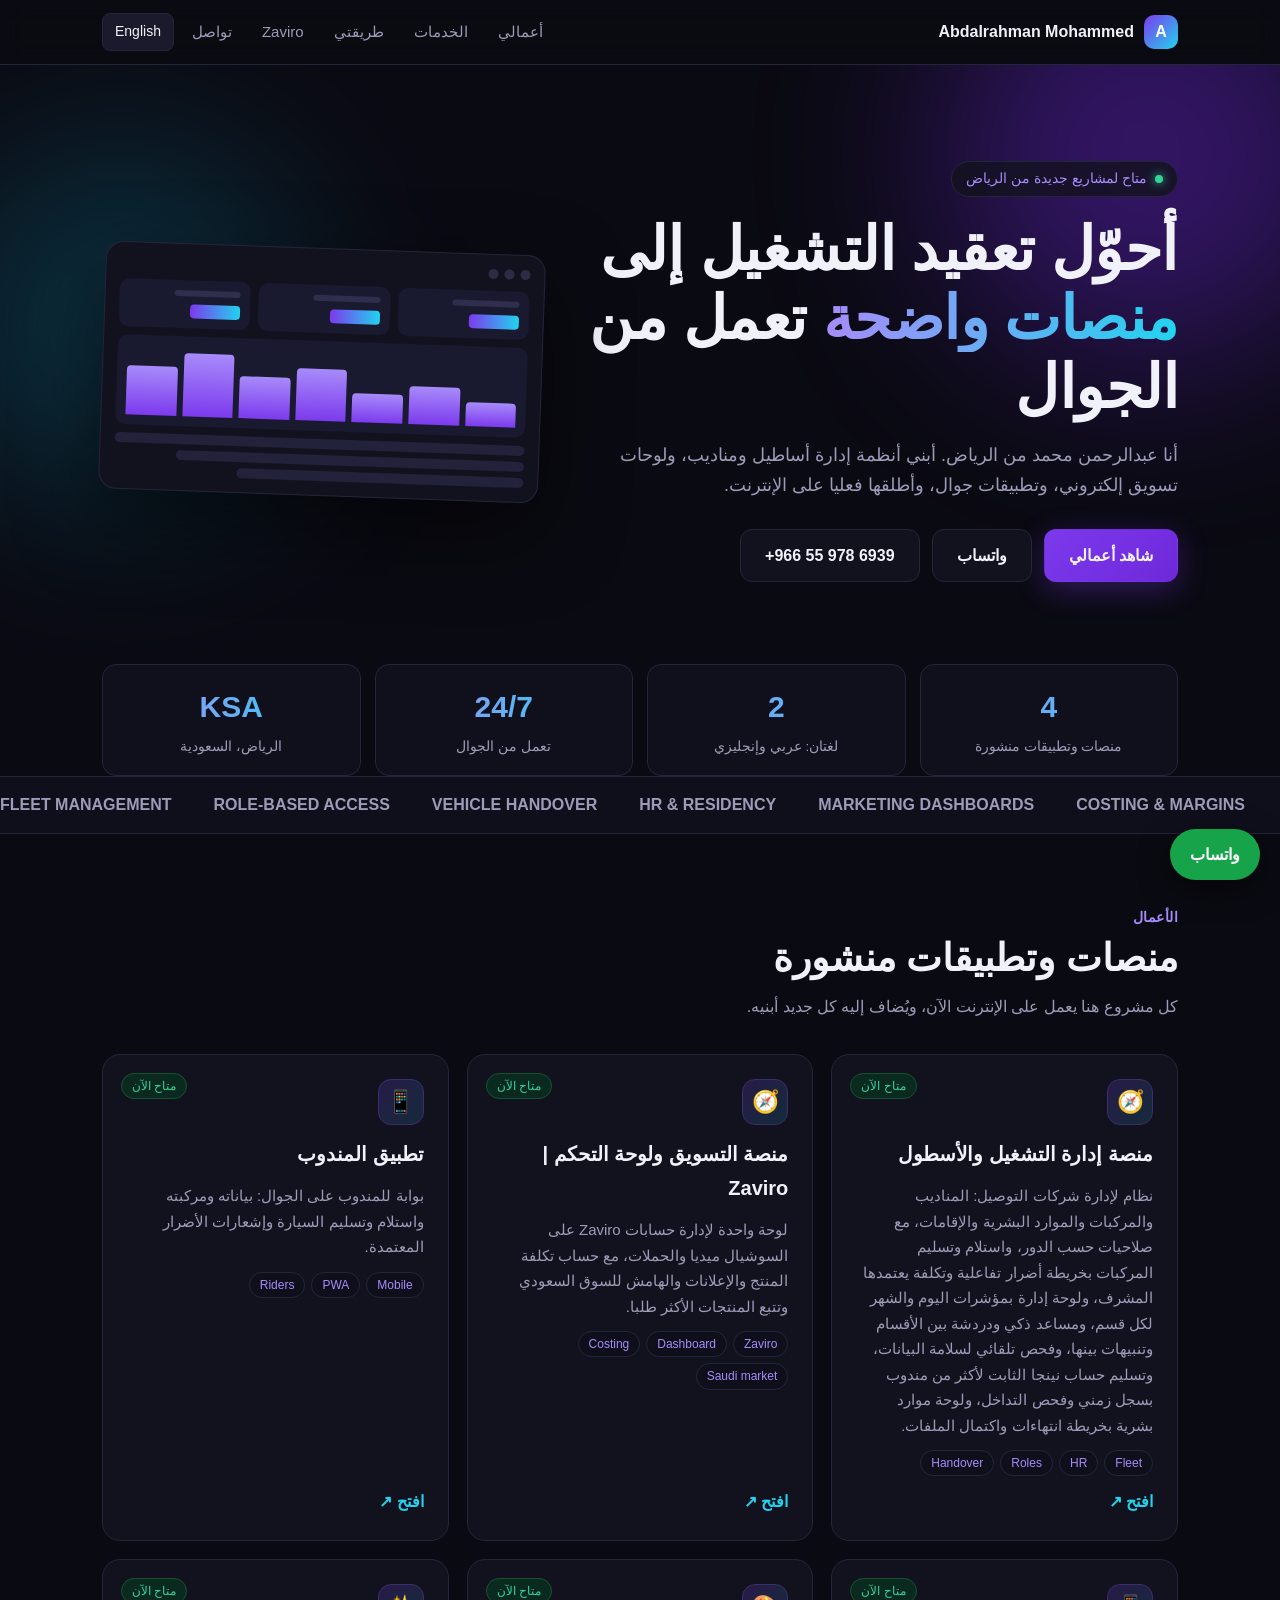
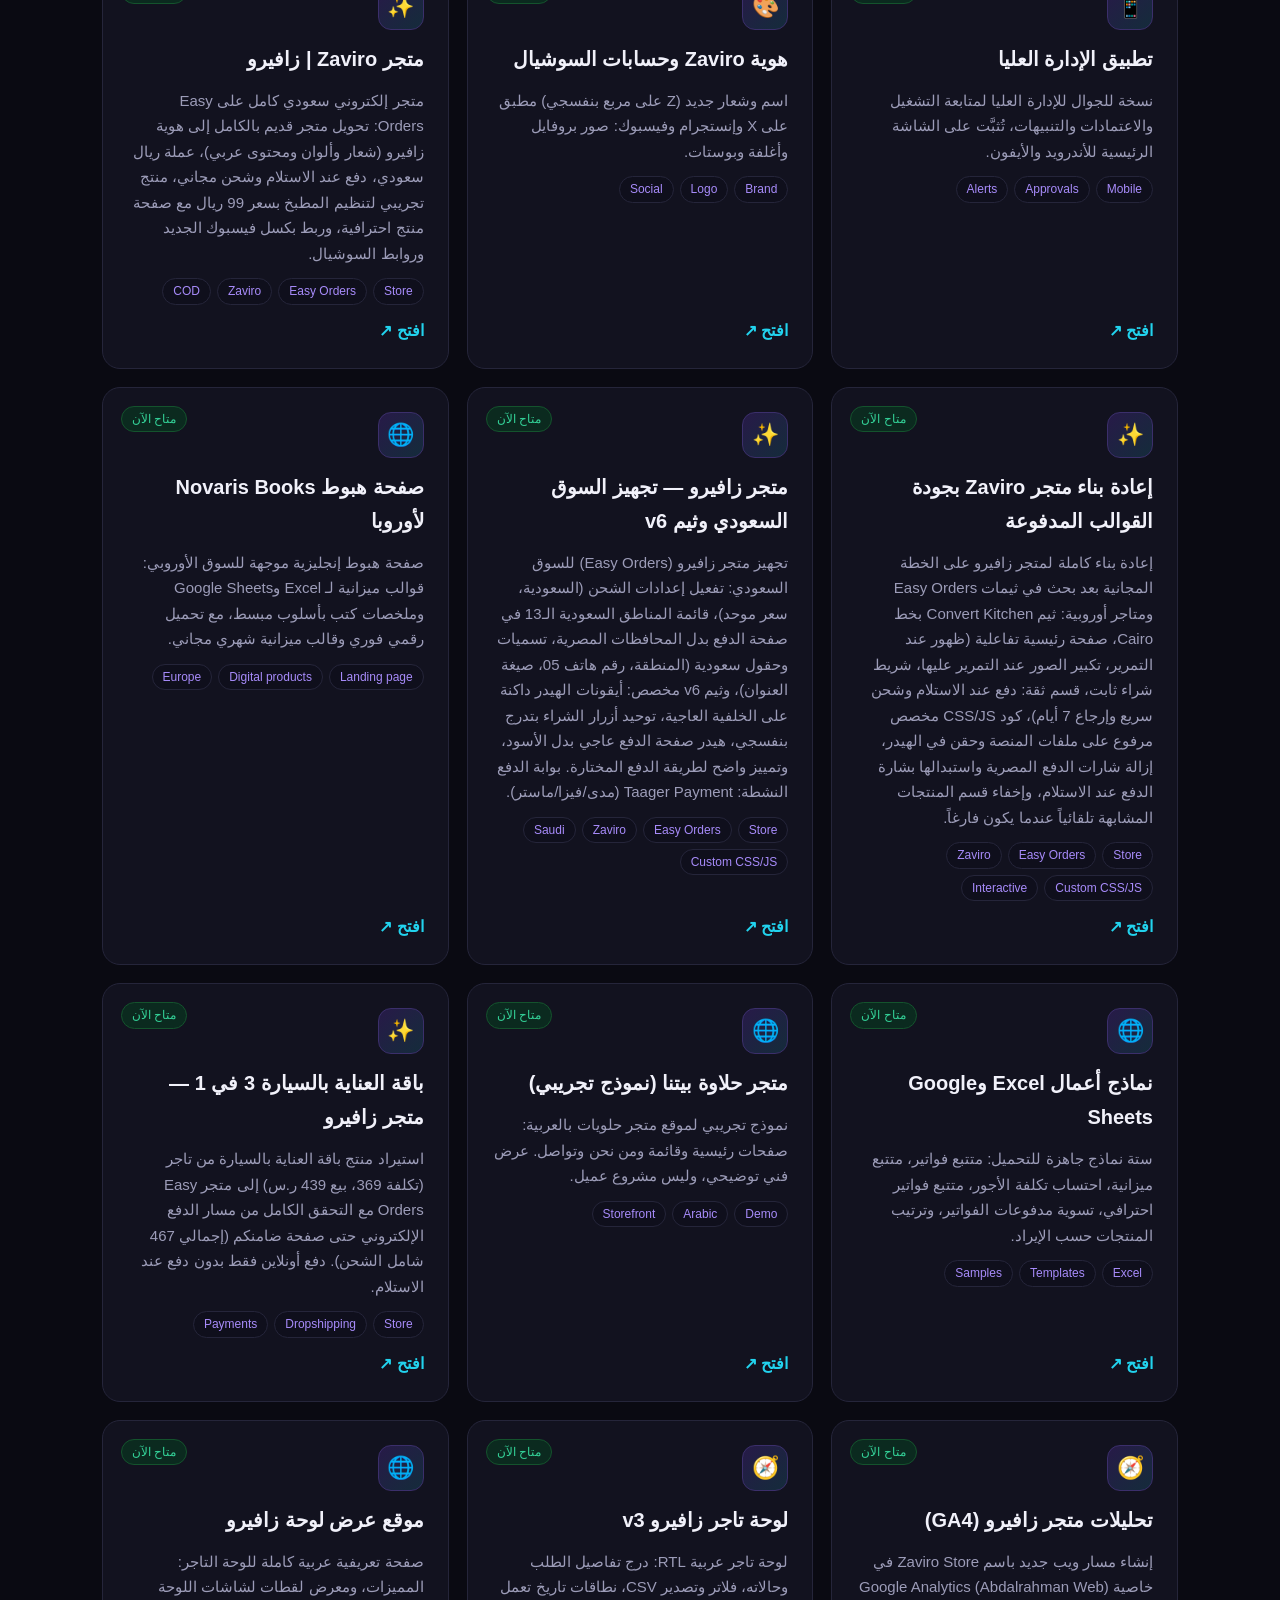
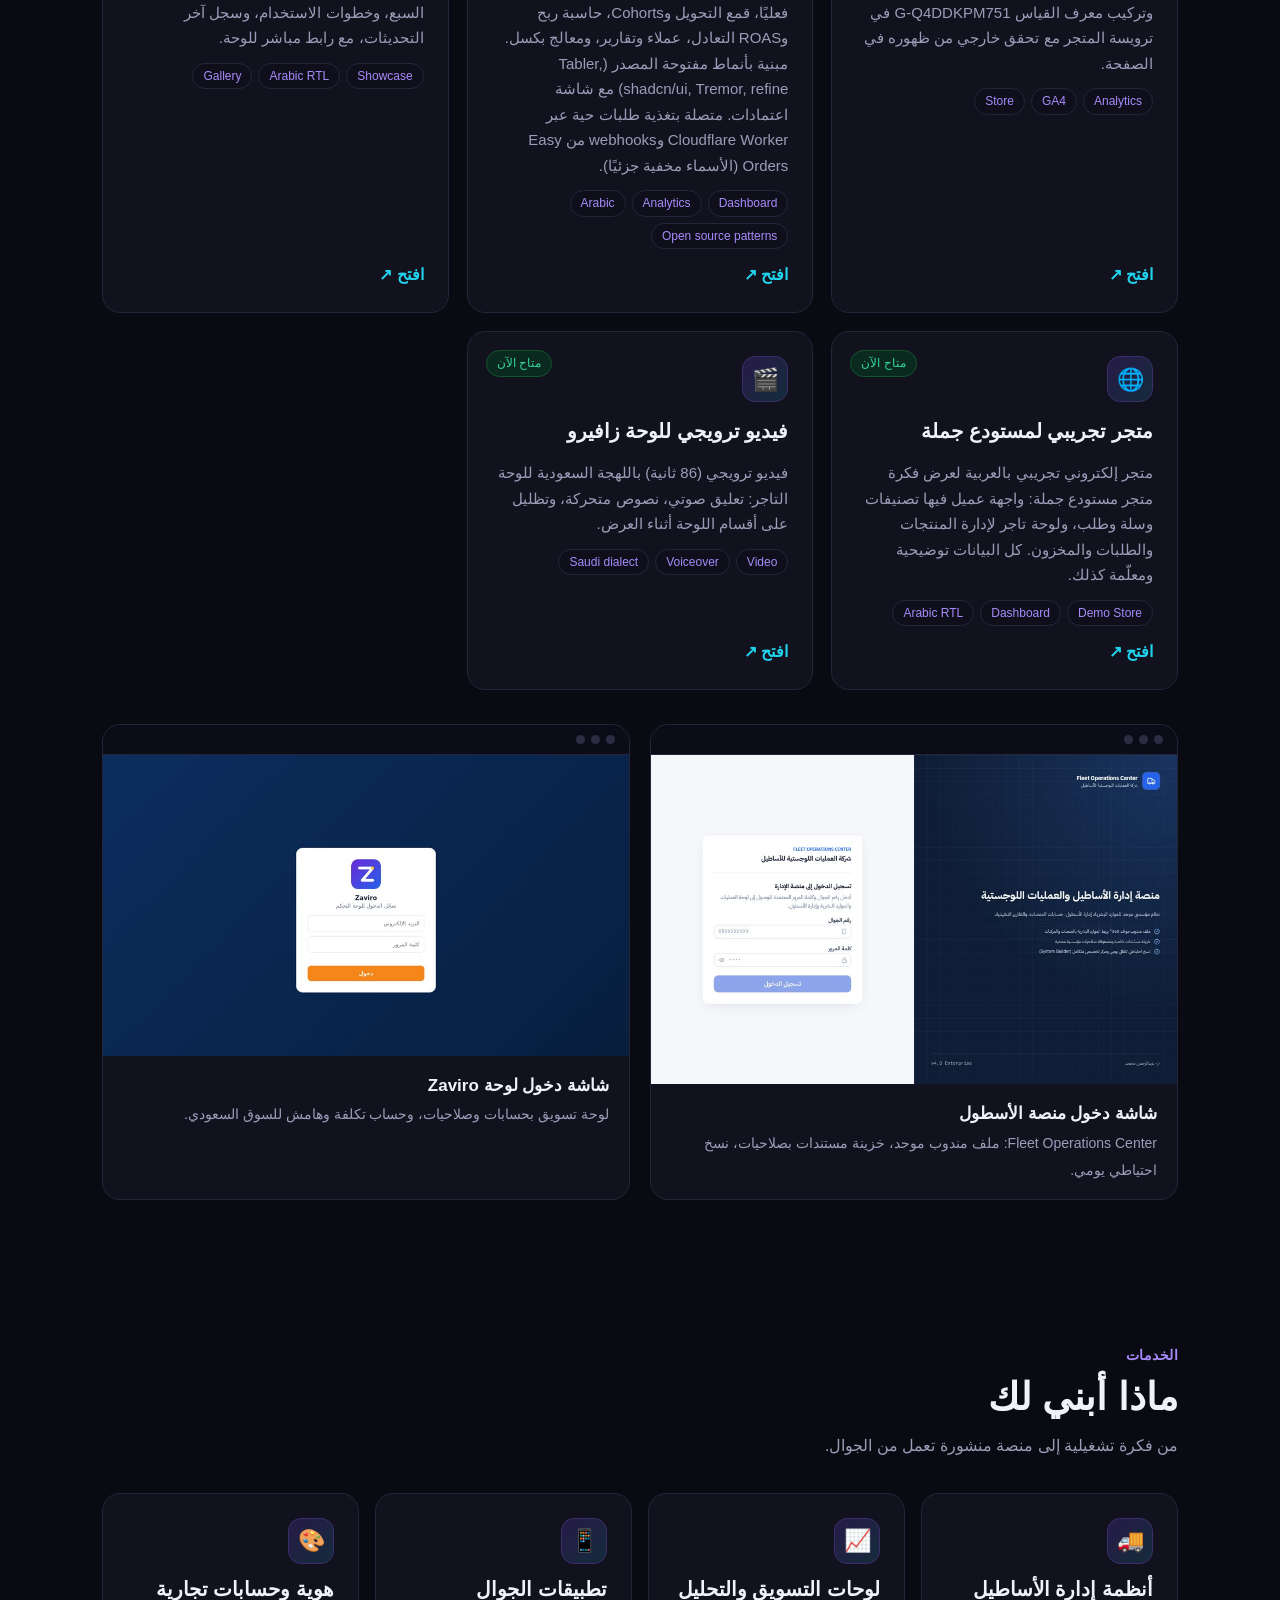
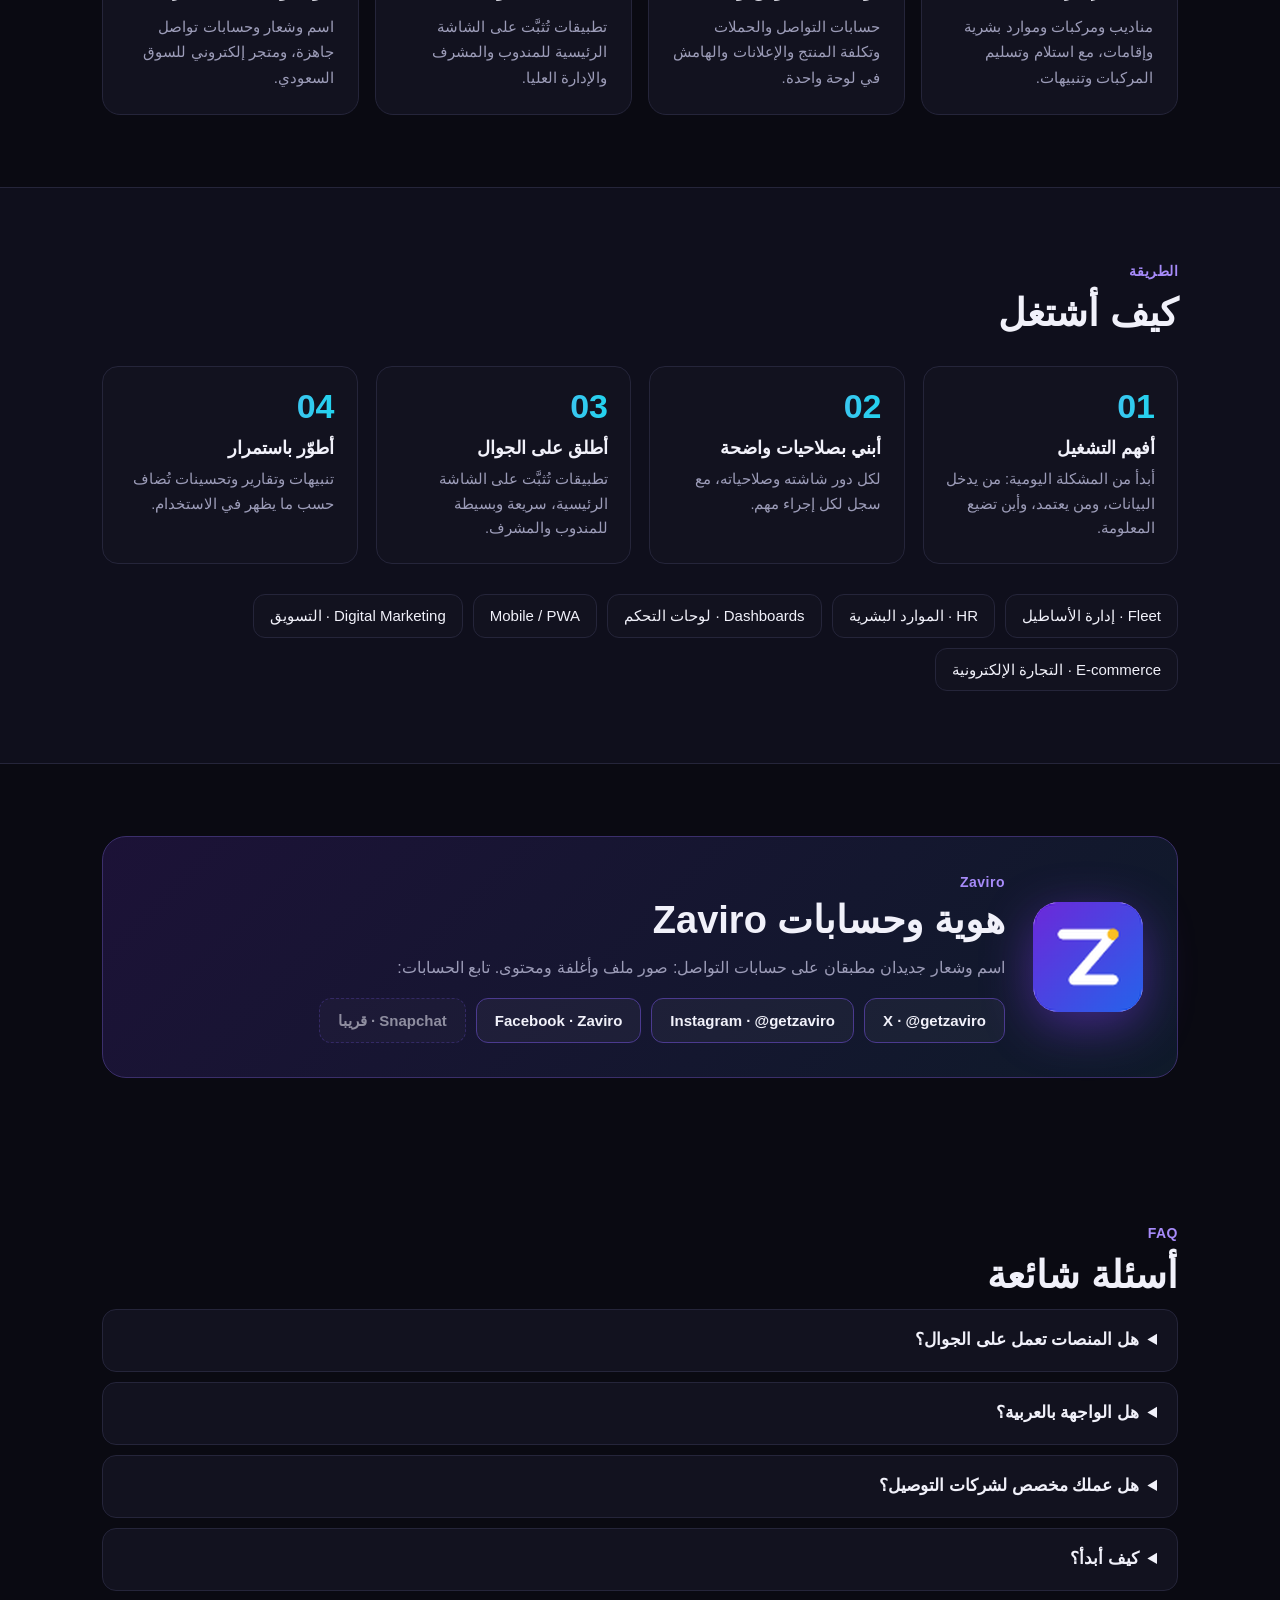
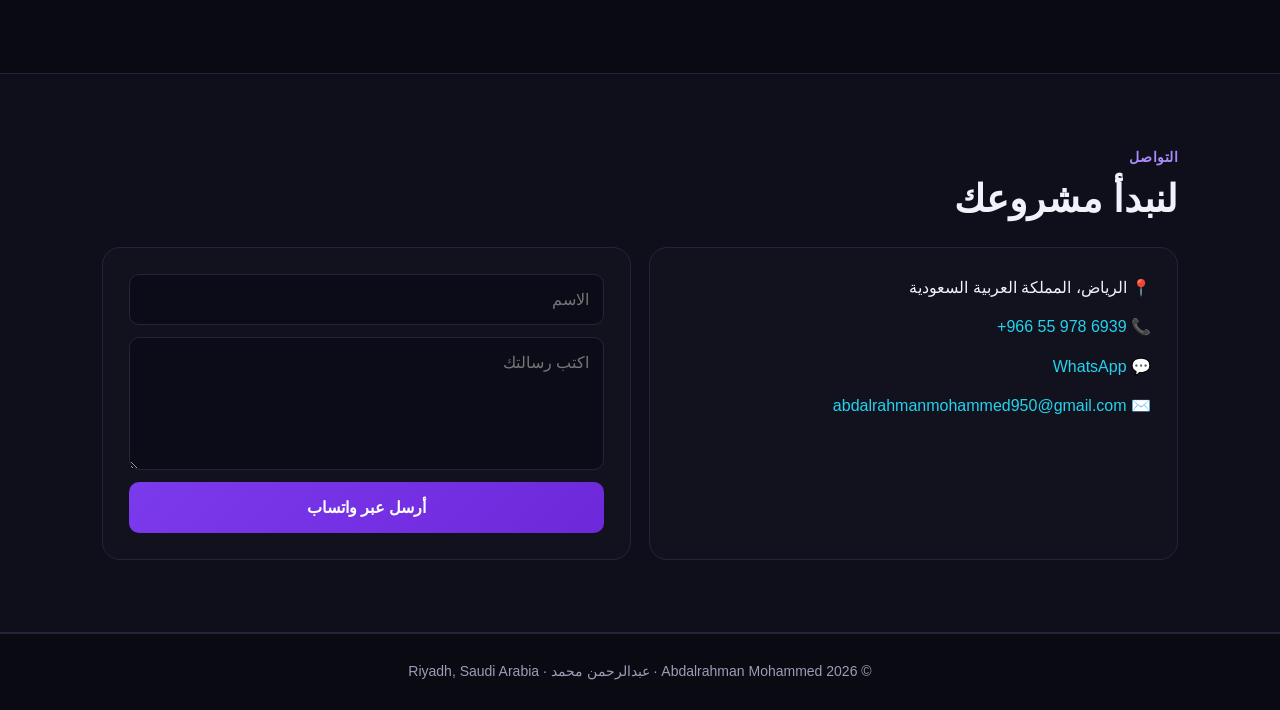
<file: index.html>
<!doctype html>
<html lang="ar" dir="rtl">
<head>
<meta charset="utf-8">
<meta name="viewport" content="width=device-width,initial-scale=1">
<title>عبدالرحمن محمد | منصات إدارة الأساطيل والتسويق الإلكتروني وتطبيقات الجوال | الرياض</title>
<meta name="description" content="عبدالرحمن محمد، الرياض، السعودية. أبني منصات إدارة الأساطيل والمناديب، ولوحات التسويق الإلكتروني، وتطبيقات الجوال، وهوية Zaviro. Abdalrahman Mohammed, Riyadh: fleet management platforms, marketing dashboards and mobile apps.">
<meta name="keywords" content="عبدالرحمن محمد, نظام إدارة أسطول, نظام إدارة المناديب, برنامج شركات التوصيل, تطبيق مندوب توصيل, التسويق الإلكتروني الرياض, لوحة تحكم تسويق, تصميم أنظمة السعودية, Zaviro, fleet management system Saudi Arabia, delivery fleet software Riyadh, rider management app, digital marketing dashboard, portfolio Riyadh">
<meta name="author" content="Abdalrahman Mohammed">
<meta name="robots" content="index,follow">
<meta name="theme-color" content="#0a0a12">
<link rel="canonical" href="https://abdalrahman-mohammed.netlify.app/">
<link rel="alternate" hreflang="ar" href="https://abdalrahman-mohammed.netlify.app/">
<link rel="alternate" hreflang="en" href="https://abdalrahman-mohammed.netlify.app/?lang=en">
<link rel="icon" href="data:image/svg+xml,%3Csvg xmlns='http://www.w3.org/2000/svg' viewBox='0 0 64 64'%3E%3Crect width='64' height='64' rx='14' fill='%237c3aed'/%3E%3Ctext x='32' y='45' font-size='36' font-family='Arial' font-weight='700' text-anchor='middle' fill='white'%3EA%3C/text%3E%3C/svg%3E">
<meta property="og:type" content="website">
<meta property="og:title" content="عبدالرحمن محمد | Abdalrahman Mohammed">
<meta property="og:description" content="منصات إدارة الأساطيل والتسويق الإلكتروني وتطبيقات الجوال، الرياض. Fleet, marketing and mobile app platforms, Riyadh.">
<meta property="og:url" content="https://abdalrahman-mohammed.netlify.app/">
<meta property="og:locale" content="ar_SA">
<meta name="twitter:card" content="summary">
<script type="application/ld+json">
{"@context":"https://schema.org","@type":"Person","name":"Abdalrahman Mohammed","alternateName":"عبدالرحمن محمد","telephone":"+966559786939","email":"abdalrahmanmohammed950@gmail.com","url":"https://abdalrahman-mohammed.netlify.app/","jobTitle":"Fleet systems & digital marketing builder","address":{"@type":"PostalAddress","addressLocality":"Riyadh","addressCountry":"SA"},"sameAs":["https://x.com/getzaviro","https://www.instagram.com/getzaviro/","https://www.facebook.com/profile.php?id=61596662503463"],"knowsAbout":["Fleet management","Delivery operations","Digital marketing","Web apps","Mobile apps"]}
</script>
<script type="application/ld+json">{"@context": "https://schema.org", "@type": "FAQPage", "mainEntity": [{"@type": "Question", "name": "هل المنصات تعمل على الجوال؟", "acceptedAnswer": {"@type": "Answer", "text": "نعم، كل المنصات تعمل من المتصفح وتتكيف مع الجوال، والتطبيقات تُثبَّت على الشاشة الرئيسية في الأندرويد والآيفون."}}, {"@type": "Question", "name": "هل الواجهة بالعربية؟", "acceptedAnswer": {"@type": "Answer", "text": "نعم، الواجهات عربية بالكامل من اليمين لليسار، وهذا الموقع يدعم الإنجليزية أيضا."}}, {"@type": "Question", "name": "هل عملك مخصص لشركات التوصيل؟", "acceptedAnswer": {"@type": "Answer", "text": "بدأت بشركات التوصيل والمناديب لأنها مجال خبرتي في التشغيل، وأبني أيضا لوحات تسويق وهويات تجارية."}}, {"@type": "Question", "name": "كيف أبدأ؟", "acceptedAnswer": {"@type": "Answer", "text": "راسلني على واتساب بوصف مشكلتك اليومية في التشغيل، وأرد عليك بخطوات واضحة."}}]}</script>
<style>
:root{--bg:#0a0a12;--bg2:#0f0f1c;--card:#12121f;--line:#25253a;--txt:#f1f1fa;--mut:#9c9cb8;--v:#7c3aed;--v2:#a78bfa;--c:#22d3ee;--g:#34d399}
*{box-sizing:border-box}html{scroll-behavior:smooth}
body{margin:0;font-family:"Segoe UI","Noto Sans Arabic",Tahoma,Arial,sans-serif;background:var(--bg);color:var(--txt);line-height:1.7;overflow-x:hidden}
a{color:inherit;text-decoration:none}
.wrap{max-width:1120px;margin:0 auto;padding:0 22px}
.glow{position:absolute;inset:0;overflow:hidden;pointer-events:none}
.glow i{position:absolute;border-radius:50%;filter:blur(90px);opacity:.5}
.glow i:nth-child(1){width:420px;height:420px;background:#5b21b6;top:-120px;inset-inline-start:-80px}
.glow i:nth-child(2){width:360px;height:360px;background:#0e7490;top:80px;inset-inline-end:-60px;opacity:.35}
header{position:sticky;top:0;z-index:20;background:rgba(10,10,18,.8);backdrop-filter:blur(12px);border-bottom:1px solid var(--line)}
header .wrap{display:flex;align-items:center;justify-content:space-between;height:64px;gap:12px}
.brand{display:flex;align-items:center;gap:10px;font-weight:700}
.mark{width:34px;height:34px;border-radius:10px;background:linear-gradient(135deg,var(--v),var(--c));display:grid;place-items:center;font-weight:800;color:#fff}
nav{display:flex;align-items:center;gap:6px}
nav a.l{padding:6px 12px;border-radius:8px;color:var(--mut);font-size:15px}
nav a.l:hover{color:var(--txt);background:#1a1a2c}
.lang{background:#1a1a2c;border:1px solid var(--line);color:var(--txt);border-radius:8px;padding:6px 12px;cursor:pointer;font:inherit;font-size:14px}
.hero{position:relative;padding:96px 0 72px}
.hero .wrap{position:relative;display:grid;grid-template-columns:1.15fr .85fr;gap:40px;align-items:center}
.pill{display:inline-flex;gap:8px;align-items:center;border:1px solid var(--line);background:#12121fcc;border-radius:99px;padding:5px 14px;font-size:14px;color:var(--v2)}
.pill b{width:8px;height:8px;border-radius:50%;background:var(--g);box-shadow:0 0 10px var(--g)}
h1{font-size:clamp(34px,5.4vw,60px);line-height:1.15;margin:18px 0 14px;letter-spacing:-.5px}
h1 em{font-style:normal;background:linear-gradient(90deg,var(--v2),var(--c));-webkit-background-clip:text;background-clip:text;color:transparent}
.lead{color:var(--mut);font-size:18px;max-width:560px}
.btns{display:flex;gap:12px;flex-wrap:wrap;margin-top:28px}
.btn{padding:12px 24px;border-radius:12px;font-weight:600;border:1px solid var(--line);background:#12121f;transition:.2s}
.btn:hover{transform:translateY(-2px);border-color:var(--v2)}
.btn.p{background:linear-gradient(135deg,var(--v),#6d28d9);border-color:transparent;box-shadow:0 8px 30px #7c3aed55}
.mock{background:var(--card);border:1px solid var(--line);border-radius:18px;padding:14px;box-shadow:0 30px 80px #0008;transform:rotate(-2deg)}
[dir=rtl] .mock{transform:rotate(2deg)}
.mock .bar{display:flex;gap:6px;margin-bottom:12px}.mock .bar i{width:10px;height:10px;border-radius:50%;background:#2c2c44}
.mock .row{display:grid;grid-template-columns:repeat(3,1fr);gap:8px;margin-bottom:8px}
.mock .k{background:#191930;border-radius:10px;padding:10px}
.mock .k s{display:block;height:6px;width:60%;background:#2f2f4d;border-radius:4px;margin-bottom:8px;text-decoration:none}
.mock .k u{display:block;height:14px;width:45%;border-radius:4px;background:linear-gradient(90deg,var(--v),var(--c));text-decoration:none}
.mock .chart{display:flex;align-items:flex-end;gap:6px;height:90px;background:#191930;border-radius:10px;padding:10px}
.mock .chart i{flex:1;border-radius:4px 4px 0 0;background:linear-gradient(180deg,var(--v2),var(--v))}
.mock .tbl{margin-top:8px;display:grid;gap:6px}.mock .tbl b{height:10px;border-radius:5px;background:#22223a}
section{padding:72px 0;position:relative}
.eyebrow{color:var(--v2);font-weight:600;font-size:14px;letter-spacing:.5px}
h2{font-size:clamp(26px,3.6vw,38px);margin:6px 0 10px;line-height:1.25}
.sub{color:var(--mut);max-width:620px;margin:0 0 34px}
.grid{display:grid;grid-template-columns:repeat(auto-fill,minmax(320px,1fr));gap:18px}
.card{background:linear-gradient(180deg,#14142400,#14142400),var(--card);border:1px solid var(--line);border-radius:18px;padding:24px;display:flex;flex-direction:column;gap:12px;transition:.25s;position:relative;overflow:hidden}
.card:hover{transform:translateY(-4px);border-color:#4c3a8f;box-shadow:0 20px 50px #7c3aed22}
.ico{width:46px;height:46px;border-radius:13px;display:grid;place-items:center;font-size:22px;background:linear-gradient(135deg,#7c3aed33,#22d3ee22);border:1px solid #3b2f6b}
.card h3{margin:0;font-size:20px}.card p{margin:0;color:var(--mut);font-size:15px}
.tags{display:flex;gap:6px;flex-wrap:wrap}.tags span{font-size:12px;border:1px solid var(--line);color:var(--v2);padding:2px 10px;border-radius:99px;background:#0f0f1c}
.st{position:absolute;top:18px;inset-inline-end:18px;font-size:12px;padding:2px 10px;border-radius:99px;background:#0b2a1f;color:var(--g);border:1px solid #14532d}
.card .go{margin-top:auto;font-weight:600;color:var(--c)}
.alt{background:var(--bg2);border-block:1px solid var(--line)}
.steps{display:grid;grid-template-columns:repeat(auto-fit,minmax(220px,1fr));gap:18px}
.step{border:1px solid var(--line);border-radius:16px;padding:22px;background:var(--card)}
.step b{display:block;font-size:34px;background:linear-gradient(90deg,var(--v2),var(--c));-webkit-background-clip:text;background-clip:text;color:transparent;line-height:1}
.step h4{margin:10px 0 4px;font-size:18px}.step p{margin:0;color:var(--mut);font-size:14.5px}
.chips{display:flex;gap:10px;flex-wrap:wrap}.chips span{background:var(--card);border:1px solid var(--line);padding:8px 16px;border-radius:12px;font-size:15px}
.zav{display:grid;grid-template-columns:auto 1fr;gap:28px;align-items:center;background:linear-gradient(135deg,#1c1237,#0f1a2a);border:1px solid #3b2f6b;border-radius:24px;padding:34px}
.zlogo{width:110px;height:110px;border-radius:26px;background:var(--v);display:grid;place-items:center;font-size:64px;font-weight:800;color:#fff;box-shadow:0 14px 50px #7c3aed77}
.soc{display:flex;gap:10px;flex-wrap:wrap;margin-top:16px}
.soc a,.soc span{display:inline-flex;align-items:center;gap:8px;padding:9px 18px;border-radius:12px;border:1px solid #4b3a8f;background:#ffffff0a;font-weight:600;font-size:15px}
.soc a:hover{background:#7c3aed44}.soc span{opacity:.55;border-style:dashed}
.contact{display:grid;grid-template-columns:1fr 1fr;gap:18px}
.cbox{background:var(--card);border:1px solid var(--line);border-radius:18px;padding:26px;display:grid;gap:12px;align-content:start}
.cbox a{color:var(--c)}
form{display:grid;gap:10px}
input,textarea{background:#0c0c18;border:1px solid var(--line);border-radius:10px;padding:11px 14px;color:var(--txt);font:inherit}
input:focus,textarea:focus{outline:2px solid var(--v);border-color:transparent}
button.send{background:linear-gradient(135deg,var(--v),#6d28d9);border:0;color:#fff;font:inherit;font-weight:600;padding:12px;border-radius:10px;cursor:pointer}
footer{border-top:1px solid var(--line);padding:26px 0;color:var(--mut);font-size:14px;text-align:center}
.rv{opacity:0;transform:translateY(18px);transition:.6s}.rv.on{opacity:1;transform:none}
@media(max-width:820px){.hero .wrap,.contact,.zav{grid-template-columns:1fr}.mock{display:none}nav a.l{display:none}.hero{padding-top:56px}.zlogo{width:84px;height:84px;font-size:48px}}

.shots{display:grid;grid-template-columns:1fr 1fr;gap:20px}
.shot{background:var(--card);border:1px solid var(--line);border-radius:18px;overflow:hidden;transition:.25s}
.shot:hover{transform:translateY(-4px);border-color:#4c3a8f}
.shot .tb{display:flex;gap:6px;padding:10px 14px;background:#0c0c18;border-bottom:1px solid var(--line)}.shot .tb i{width:9px;height:9px;border-radius:50%;background:#2c2c44}
.shot img{display:block;width:100%;height:auto}.shot .cap{padding:16px 20px}.shot .cap b{display:block;font-size:17px}.shot .cap span{color:var(--mut);font-size:14px}
.svc{display:grid;grid-template-columns:repeat(auto-fit,minmax(240px,1fr));gap:16px}
.svc .card{gap:8px}
.stats{display:grid;grid-template-columns:repeat(auto-fit,minmax(150px,1fr));gap:14px;margin-top:40px}
.stats div{border:1px solid var(--line);border-radius:14px;padding:16px;background:#12121fcc;text-align:center}.stats b{display:block;font-size:30px;background:linear-gradient(90deg,var(--v2),var(--c));-webkit-background-clip:text;background-clip:text;color:transparent}.stats span{color:var(--mut);font-size:13.5px}
details{background:var(--card);border:1px solid var(--line);border-radius:14px;padding:16px 20px;margin-bottom:10px}
summary{cursor:pointer;font-weight:600;font-size:17px}details p{color:var(--mut);margin:10px 0 0}
.wa{position:fixed;bottom:20px;inset-inline-start:20px;z-index:30;background:#16a34a;color:#fff;border-radius:99px;padding:12px 20px;font-weight:700;box-shadow:0 10px 30px #0008}
.zlogo img{width:100%;height:100%;border-radius:26px;display:block}
.marq{overflow:hidden;border-block:1px solid var(--line);background:var(--bg2);padding:14px 0;direction:ltr}
.marq div{display:flex;gap:42px;width:max-content;animation:mq 28s linear infinite;color:var(--mut);font-weight:600;white-space:nowrap}
@keyframes mq{to{transform:translateX(-50%)}}
@media(max-width:820px){.shots{grid-template-columns:1fr}}
</style>
<script async src="https://www.googletagmanager.com/gtag/js?id=G-PE51JVJ7R6"></script>
<script>window.dataLayer=window.dataLayer||[];function gtag(){dataLayer.push(arguments)}gtag('js',new Date());gtag('config','G-PE51JVJ7R6');</script>
</head>
<body>
<header><div class="wrap">
<a class="brand" href="#top"><span class="mark">A</span><span>Abdalrahman Mohammed</span></a>
<nav><a class="l" href="#work" data-i="nav_work"></a><a class="l" href="#services" data-i="nav_svc"></a><a class="l" href="#how" data-i="nav_how"></a><a class="l" href="#brand" data-i="nav_brand"></a><a class="l" href="#contact" data-i="nav_contact"></a><button class="lang" id="lang">English</button></nav>
</div></header>

<main id="top">
<div class="hero"><div class="glow"><i></i><i></i></div>
<div class="wrap">
<div>
<span class="pill"><b></b><span data-i="avail"></span></span>
<h1 data-i="h1"></h1>
<p class="lead" data-i="sub"></p>
<div class="btns"><a class="btn p" href="#work" data-i="cta1"></a><a class="btn" href="https://wa.me/966559786939" data-i="cta2"></a><a class="btn" href="tel:+966559786939" dir="ltr">+966 55 978 6939</a></div>
</div>
<div class="mock" aria-hidden="true"><div class="bar"><i></i><i></i><i></i></div>
<div class="row"><div class="k"><s></s><u></u></div><div class="k"><s></s><u></u></div><div class="k"><s></s><u></u></div></div>
<div class="chart"><i style="height:35%"></i><i style="height:55%"></i><i style="height:42%"></i><i style="height:75%"></i><i style="height:60%"></i><i style="height:90%"></i><i style="height:70%"></i></div>
<div class="tbl"><b></b><b style="width:85%"></b><b style="width:70%"></b></div></div>
</div></div>
<div style="position:relative;margin-top:-30px"><div class="wrap" style="position:relative;padding-bottom:0"><div class="stats">
<div><b>4</b><span data-i="st1"></span></div><div><b>2</b><span data-i="st2"></span></div><div><b>24/7</b><span data-i="st3"></span></div><div><b>KSA</b><span data-i="st4"></span></div></div></div></div>
<div class="marq"><div><span>FLEET MANAGEMENT</span><span>ROLE-BASED ACCESS</span><span>VEHICLE HANDOVER</span><span>HR & RESIDENCY</span><span>MARKETING DASHBOARDS</span><span>COSTING & MARGINS</span><span>MOBILE PWA</span><span>BRAND IDENTITY</span><span>RIYADH · KSA</span><span>FLEET MANAGEMENT</span><span>ROLE-BASED ACCESS</span><span>VEHICLE HANDOVER</span><span>HR & RESIDENCY</span><span>MARKETING DASHBOARDS</span><span>COSTING & MARGINS</span><span>MOBILE PWA</span><span>BRAND IDENTITY</span><span>RIYADH · KSA</span></div></div>
<section id="work"><div class="wrap">
<div class="eyebrow" data-i="work_e"></div><h2 data-i="work"></h2><p class="sub" data-i="work_s"></p>
<div class="grid" id="projects"></div>
<div class="shots" style="margin-top:34px">
<a class="shot rv" href="https://fleet-operations-center.onrender.com" target="_blank" rel="noopener"><div class="tb"><i></i><i></i><i></i></div><img loading="lazy" alt="Fleet Operations Center login" src="[data-uri]"><div class="cap"><b data-i="sh1"></b><span data-i="sh1p"></span></div></a>
<a class="shot rv" href="https://sahab-souq-social-hub.netlify.app" target="_blank" rel="noopener"><div class="tb"><i></i><i></i><i></i></div><img loading="lazy" alt="Zaviro dashboard login" src="[data-uri]"><div class="cap"><b data-i="sh2"></b><span data-i="sh2p"></span></div></a>
</div>
</div></section>

<section id="services"><div class="wrap">
<div class="eyebrow" data-i="sv_e"></div><h2 data-i="sv"></h2><p class="sub" data-i="sv_s"></p>
<div class="svc">
<div class="card rv"><div class="ico">🚚</div><h3 data-i="v1"></h3><p data-i="v1p"></p></div>
<div class="card rv"><div class="ico">📈</div><h3 data-i="v2"></h3><p data-i="v2p"></p></div>
<div class="card rv"><div class="ico">📱</div><h3 data-i="v3"></h3><p data-i="v3p"></p></div>
<div class="card rv"><div class="ico">🎨</div><h3 data-i="v4"></h3><p data-i="v4p"></p></div>
</div></div></section>
<section id="how" class="alt"><div class="wrap">
<div class="eyebrow" data-i="how_e"></div><h2 data-i="how"></h2>
<div class="steps" style="margin-top:28px">
<div class="step rv"><b>01</b><h4 data-i="s1"></h4><p data-i="s1p"></p></div>
<div class="step rv"><b>02</b><h4 data-i="s2"></h4><p data-i="s2p"></p></div>
<div class="step rv"><b>03</b><h4 data-i="s3"></h4><p data-i="s3p"></p></div>
<div class="step rv"><b>04</b><h4 data-i="s4"></h4><p data-i="s4p"></p></div>
</div>
<div class="chips" style="margin-top:30px"><span>Fleet · إدارة الأساطيل</span><span>HR · الموارد البشرية</span><span>Dashboards · لوحات التحكم</span><span>Mobile / PWA</span><span>Digital Marketing · التسويق</span><span>E-commerce · التجارة الإلكترونية</span></div>
</div></section>

<section id="brand"><div class="wrap">
<div class="zav rv">
<div class="zlogo"><img alt="Zaviro logo" src="[data-uri]"></div>
<div>
<div class="eyebrow">Zaviro</div>
<h2 style="margin-top:2px" data-i="zh"></h2>
<p style="color:var(--mut);margin:0" data-i="zp"></p>
<div class="soc">
<a href="https://x.com/getzaviro" target="_blank" rel="noopener">X · @getzaviro</a>
<a href="https://www.instagram.com/getzaviro/" target="_blank" rel="noopener">Instagram · @getzaviro</a>
<a href="https://www.facebook.com/profile.php?id=61596662503463" target="_blank" rel="noopener">Facebook · Zaviro</a>
<span data-i="snap"></span>
</div></div></div>
</div></section>

<section id="faq"><div class="wrap"><div class="eyebrow">FAQ</div><h2 data-i="fq"></h2>
<details><summary data-i="q1"></summary><p data-i="a1"></p></details>
<details><summary data-i="q2"></summary><p data-i="a2"></p></details>
<details><summary data-i="q3"></summary><p data-i="a3"></p></details>
<details><summary data-i="q4"></summary><p data-i="a4"></p></details>
</div></section>
<section id="contact" class="alt"><div class="wrap">
<div class="eyebrow" data-i="ct_e"></div><h2 data-i="contact"></h2>
<div class="contact" style="margin-top:24px">
<div class="cbox">
<div>📍 <span data-i="loc"></span></div>
<div>📞 <a href="tel:+966559786939" dir="ltr">+966 55 978 6939</a></div>
<div>💬 <a href="https://wa.me/966559786939" target="_blank" rel="noopener">WhatsApp</a></div>
<div>✉️ <a href="mailto:abdalrahmanmohammed950@gmail.com">abdalrahmanmohammed950@gmail.com</a></div>
</div>
<form class="cbox" id="f">
<input id="fn" required data-ph="ph_n"><textarea id="fm" rows="4" required data-ph="ph_m"></textarea>
<button class="send" type="submit" data-i="send"></button>
</form>
</div>
</div></section>
</main>
<a class="wa" href="https://wa.me/966559786939" target="_blank" rel="noopener" data-i="wa"></a>
<footer><div class="wrap">© <span id="yr"></span> Abdalrahman Mohammed · عبدالرحمن محمد · Riyadh, Saudi Arabia</div></footer>

<script>
const I={ar:{nav_work:"أعمالي",nav_how:"طريقتي",nav_brand:"Zaviro",nav_contact:"تواصل",avail:"متاح لمشاريع جديدة من الرياض",h1:"أحوّل تعقيد التشغيل إلى <em>منصات واضحة</em> تعمل من الجوال",sub:"أنا عبدالرحمن محمد من الرياض. أبني أنظمة إدارة أساطيل ومناديب، ولوحات تسويق إلكتروني، وتطبيقات جوال، وأطلقها فعليا على الإنترنت.",cta1:"شاهد أعمالي",cta2:"واتساب",work_e:"الأعمال",work:"منصات وتطبيقات منشورة",work_s:"كل مشروع هنا يعمل على الإنترنت الآن، ويُضاف إليه كل جديد أبنيه.",how_e:"الطريقة",how:"كيف أشتغل",s1:"أفهم التشغيل",s1p:"أبدأ من المشكلة اليومية: من يدخل البيانات، ومن يعتمد، وأين تضيع المعلومة.",s2:"أبني بصلاحيات واضحة",s2p:"لكل دور شاشته وصلاحياته، مع سجل لكل إجراء مهم.",s3:"أطلق على الجوال",s3p:"تطبيقات تُثبَّت على الشاشة الرئيسية، سريعة وبسيطة للمندوب والمشرف.",s4:"أطوّر باستمرار",s4p:"تنبيهات وتقارير وتحسينات تُضاف حسب ما يظهر في الاستخدام.",zh:"هوية وحسابات Zaviro",zp:"اسم وشعار جديدان مطبقان على حسابات التواصل: صور ملف وأغلفة ومحتوى. تابع الحسابات:",snap:"Snapchat · قريبا",ct_e:"التواصل",contact:"لنبدأ مشروعك",loc:"الرياض، المملكة العربية السعودية",send:"أرسل عبر واتساب",ph_n:"الاسم",ph_m:"اكتب رسالتك",nav_svc:"الخدمات",st1:"منصات وتطبيقات منشورة",st2:"لغتان: عربي وإنجليزي",st3:"تعمل من الجوال",st4:"الرياض، السعودية",sh1:"شاشة دخول منصة الأسطول",sh1p:"Fleet Operations Center: ملف مندوب موحد، خزينة مستندات بصلاحيات، نسخ احتياطي يومي.",sh2:"شاشة دخول لوحة Zaviro",sh2p:"لوحة تسويق بحسابات وصلاحيات، وحساب تكلفة وهامش للسوق السعودي.",sv_e:"الخدمات",sv:"ماذا أبني لك",sv_s:"من فكرة تشغيلية إلى منصة منشورة تعمل من الجوال.",v1:"أنظمة إدارة الأساطيل",v1p:"مناديب ومركبات وموارد بشرية وإقامات، مع استلام وتسليم المركبات وتنبيهات.",v2:"لوحات التسويق والتحليل",v2p:"حسابات التواصل والحملات وتكلفة المنتج والإعلانات والهامش في لوحة واحدة.",v3:"تطبيقات الجوال",v3p:"تطبيقات تُثبَّت على الشاشة الرئيسية للمندوب والمشرف والإدارة العليا.",v4:"هوية وحسابات تجارية",v4p:"اسم وشعار وحسابات تواصل جاهزة، ومتجر إلكتروني للسوق السعودي.",fq:"أسئلة شائعة",q1:"هل المنصات تعمل على الجوال؟",a1:"نعم، كل المنصات تعمل من المتصفح وتتكيف مع الجوال، والتطبيقات تُثبَّت على الشاشة الرئيسية في الأندرويد والآيفون.",q2:"هل الواجهة بالعربية؟",a2:"نعم، الواجهات عربية بالكامل من اليمين لليسار، وهذا الموقع يدعم الإنجليزية أيضا.",q3:"هل عملك مخصص لشركات التوصيل؟",a3:"بدأت بشركات التوصيل والمناديب لأنها مجال خبرتي في التشغيل، وأبني أيضا لوحات تسويق وهويات تجارية.",q4:"كيف أبدأ؟",a4:"راسلني على واتساب بوصف مشكلتك اليومية في التشغيل، وأرد عليك بخطوات واضحة.",wa:"واتساب",open:"افتح",live:"متاح الآن",soon:"قريبا"},
en:{nav_work:"Work",nav_how:"Approach",nav_brand:"Zaviro",nav_contact:"Contact",avail:"Open to new projects, Riyadh",h1:"I turn operational mess into <em>clear platforms</em> that run from a phone",sub:"I'm Abdalrahman Mohammed, based in Riyadh. I build fleet and rider management systems, digital marketing dashboards and mobile apps, and I ship them live.",cta1:"See my work",cta2:"WhatsApp",work_e:"Work",work:"Platforms and apps in production",work_s:"Everything here is live online today, and each new thing I build gets added.",how_e:"Approach",how:"How I work",s1:"Understand operations",s1p:"I start from the daily problem: who enters data, who approves, where information gets lost.",s2:"Build with clear roles",s2p:"Every role gets its own screen and permissions, with a log of important actions.",s3:"Ship to mobile",s3p:"Apps that install on the home screen, fast and simple for riders and supervisors.",s4:"Keep improving",s4p:"Alerts, reports and fixes added as real usage shows what is needed.",zh:"Zaviro brand and accounts",zp:"A new name and logo applied across the social accounts: profile images, covers and content. Follow along:",snap:"Snapchat · coming soon",ct_e:"Contact",contact:"Let's start your project",loc:"Riyadh, Saudi Arabia",send:"Send via WhatsApp",ph_n:"Your name",ph_m:"Your message",nav_svc:"Services",st1:"Platforms and apps live",st2:"Arabic and English",st3:"Runs from a phone",st4:"Based in Riyadh",sh1:"Fleet platform login",sh1p:"Fleet Operations Center: unified rider profile, permissioned document vault, daily automatic backup.",sh2:"Zaviro dashboard login",sh2p:"A marketing dashboard with accounts and roles, plus cost and margin calculation for the Saudi market.",sv_e:"Services",sv:"What I build for you",sv_s:"From an operations idea to a live platform that runs from a phone.",v1:"Fleet management systems",v1p:"Riders, vehicles, HR and residency tracking, vehicle handover and alerts.",v2:"Marketing and analytics dashboards",v2p:"Social accounts, campaigns, product and ad cost and margin in one dashboard.",v3:"Mobile apps",v3p:"Apps that install on the home screen for riders, supervisors and top management.",v4:"Brand identity and business accounts",v4p:"A name, logo and ready social accounts, plus an online store for the Saudi market.",fq:"FAQ",q1:"Do the platforms work on mobile?",a1:"Yes. Everything runs in the browser and adapts to phones, and the apps install on the home screen on Android and iPhone.",q2:"Are the interfaces in Arabic?",a2:"Yes, fully Arabic and right-to-left. This site also supports English.",q3:"Is your work only for delivery companies?",a3:"I started with delivery fleets and riders because operations is where my experience is. I also build marketing dashboards and brand identities.",q4:"How do I start?",a4:"Message me on WhatsApp describing your daily operations problem and I'll reply with clear next steps.",wa:"WhatsApp",open:"Open",live:"Live",soon:"Coming soon"}};
const ICON={platform:"🧭",app:"📱",brand:"🎨",video:"🎬",site:"🌐"};
let L=new URLSearchParams(location.search).get("lang")==="en"?"en":"ar",P=[];
const esc=s=>String(s).replace(/[&<>"]/g,c=>({"&":"&amp;","<":"&lt;",">":"&gt;",'"':"&quot;"}[c]));
function render(){
 document.documentElement.lang=L;document.documentElement.dir=L==="ar"?"rtl":"ltr";
 document.querySelectorAll("[data-i]").forEach(e=>e.innerHTML=I[L][e.dataset.i]);
 document.querySelectorAll("[data-ph]").forEach(e=>e.placeholder=I[L][e.dataset.ph]);
 document.getElementById("lang").textContent=L==="ar"?"English":"العربية";
 document.getElementById("projects").innerHTML=P.map(p=>`<div class="card rv on"><span class="st" ${p.status==="live"?"":'style="background:#2b230d;color:#fbbf24;border-color:#78350f"'}>${p.status==="live"?I[L].live:I[L].soon}</span><div class="ico">${ICON[p.type]||"✨"}</div><h3>${esc(p.title[L])}</h3><p>${esc(p.desc[L])}</p><div class="tags">${(p.tags||[]).map(t=>`<span>${esc(t)}</span>`).join("")}</div>${p.url?`<a class="go" href="${esc(p.url)}" target="_blank" rel="noopener">${I[L].open} ↗</a>`:""}</div>`).join("");
}
document.getElementById("lang").onclick=()=>{L=L==="ar"?"en":"ar";render()};
document.getElementById("yr").textContent=new Date().getFullYear();
document.getElementById("f").onsubmit=e=>{e.preventDefault();const t=encodeURIComponent(document.getElementById("fn").value+": "+document.getElementById("fm").value);location.href="https://wa.me/966559786939?text="+t};
const io=new IntersectionObserver(es=>es.forEach(x=>{if(x.isIntersecting){x.target.classList.add("on");io.unobserve(x.target)}}),{threshold:.15});
document.querySelectorAll(".rv").forEach(e=>io.observe(e));
setTimeout(()=>document.querySelectorAll(".rv").forEach(e=>e.classList.add("on")),2500);
fetch("projects.json?v="+Date.now()).then(r=>r.json()).then(j=>{P=j.projects;render()}).catch(render);
render();
</script>
</body></html>
</file>
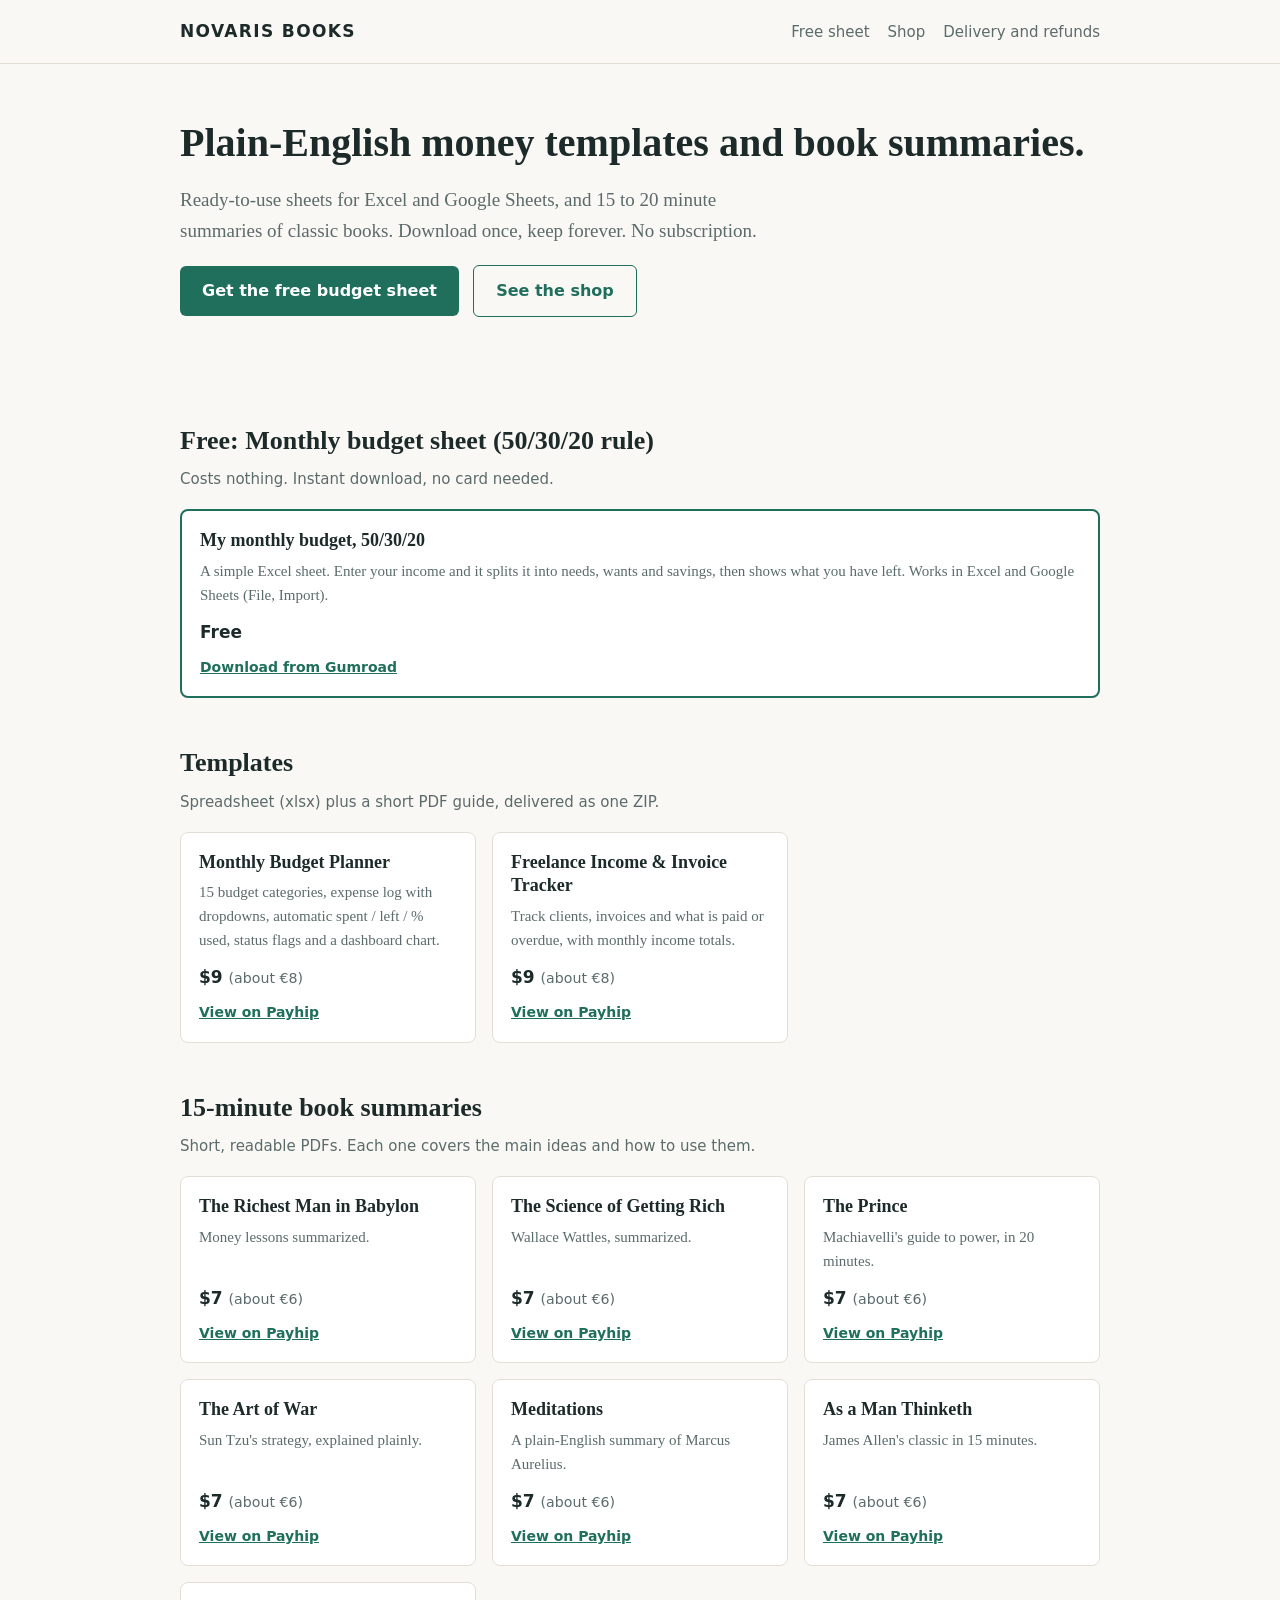
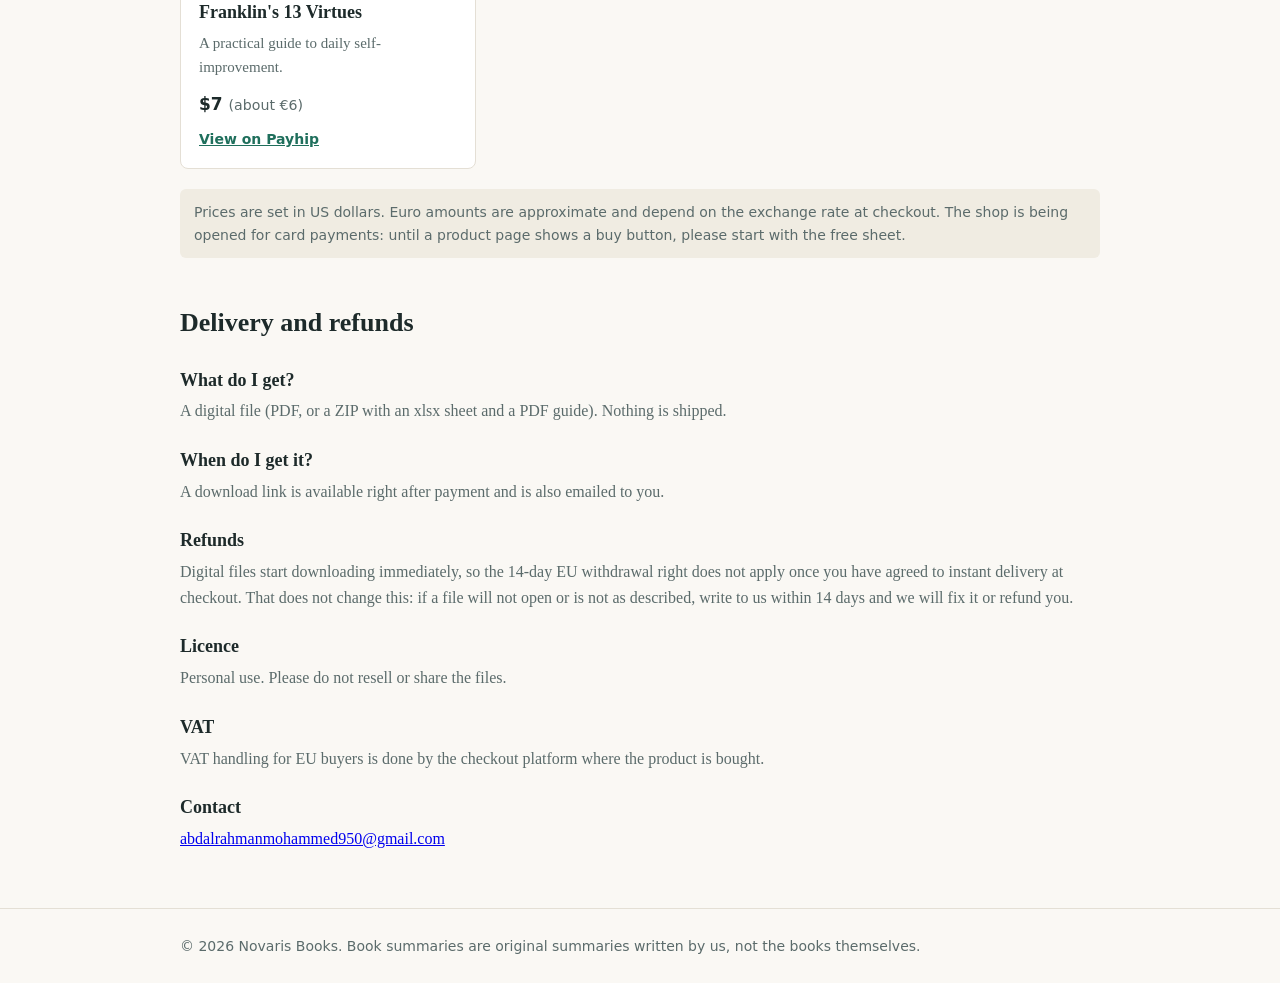
<file: europe/index.html>
<!doctype html>
<html lang="en"><head>
<meta charset="utf-8"><meta name="viewport" content="width=device-width,initial-scale=1">
<title>Novaris Books | Budget templates and 15-minute book summaries</title>
<meta name="description" content="Spreadsheet templates for Excel and Google Sheets, plus plain-English summaries of classic books. Instant digital download. Free monthly budget sheet.">
<link rel="canonical" href="https://abdalrahmanmohammed.github.io/abdalrahman-portfolio/europe/">
<style>
:root{--ink:#1d2a2a;--mut:#5b6b6b;--bg:#faf8f4;--card:#fff;--acc:#1f6f5c;--line:#e4dfd5}
*{box-sizing:border-box}body{margin:0;font:17px/1.6 Georgia,"Times New Roman",serif;color:var(--ink);background:var(--bg)}
.w{max-width:960px;margin:0 auto;padding:0 20px}
header{padding:18px 0;border-bottom:1px solid var(--line);font-family:system-ui,sans-serif}
header .w{display:flex;justify-content:space-between;align-items:center}
header b{letter-spacing:.08em}header a{color:var(--mut);text-decoration:none;margin-left:18px;font-size:15px}
.hero{padding:56px 0 40px}h1{font-size:40px;line-height:1.15;margin:0 0 14px}
.hero p{font-size:19px;color:var(--mut);max-width:620px}
.btn{display:inline-block;background:var(--acc);color:#fff;padding:12px 22px;border-radius:6px;text-decoration:none;font-family:system-ui,sans-serif;font-weight:600;font-size:16px}
.btn.o{background:none;color:var(--acc);border:1.5px solid var(--acc)}
h2{font-size:26px;margin:44px 0 6px}.sub{color:var(--mut);margin:0 0 18px;font-family:system-ui,sans-serif;font-size:15px}
.g{display:grid;grid-template-columns:repeat(auto-fill,minmax(270px,1fr));gap:16px}
.c{background:var(--card);border:1px solid var(--line);border-radius:8px;padding:18px;display:flex;flex-direction:column}
.c h3{font-size:18px;margin:0 0 6px;line-height:1.3}.c p{font-size:15px;color:var(--mut);margin:0 0 12px;flex:1}
.p{font-family:system-ui,sans-serif;font-weight:700;margin-bottom:10px}.p small{font-weight:400;color:var(--mut)}
.c a{font-family:system-ui,sans-serif;font-size:14px;color:var(--acc);font-weight:600}
.free{border:2px solid var(--acc)}
.note{font-family:system-ui,sans-serif;font-size:14px;background:#f0ece2;border-radius:6px;padding:12px 14px;color:var(--mut)}
.faq h3{font-size:18px;margin:22px 0 4px}.faq p{margin:0;color:var(--mut);font-size:16px}
footer{margin-top:56px;padding:26px 0;border-top:1px solid var(--line);font-family:system-ui,sans-serif;font-size:14px;color:var(--mut)}
@media(max-width:600px){h1{font-size:30px}}
</style><script async src="https://www.googletagmanager.com/gtag/js?id=G-PE51JVJ7R6"></script>
<script>window.dataLayer=window.dataLayer||[];function gtag(){dataLayer.push(arguments)}gtag('js',new Date());gtag('config','G-PE51JVJ7R6');</script>
</head><body>
<header><div class="w"><b>NOVARIS BOOKS</b><nav><a href="#free">Free sheet</a><a href="#shop">Shop</a><a href="#terms">Delivery and refunds</a></nav></div></header>
<main class="w">
<section class="hero">
<h1>Plain-English money templates and book summaries.</h1>
<p>Ready-to-use sheets for Excel and Google Sheets, and 15 to 20 minute summaries of classic books. Download once, keep forever. No subscription.</p>
<p><a class="btn" href="https://novaris97.gumroad.com/l/efbmm" id="cta-free">Get the free budget sheet</a> &nbsp; <a class="btn o" href="#shop">See the shop</a></p>
</section>

<section id="free">
<h2>Free: Monthly budget sheet (50/30/20 rule)</h2>
<p class="sub">Costs nothing. Instant download, no card needed.</p>
<div class="c free"><h3>My monthly budget, 50/30/20</h3>
<p>A simple Excel sheet. Enter your income and it splits it into needs, wants and savings, then shows what you have left. Works in Excel and Google Sheets (File, Import).</p>
<div class="p">Free</div><a href="https://novaris97.gumroad.com/l/efbmm">Download from Gumroad</a></div>
</section>

<section id="shop">
<h2>Templates</h2>
<p class="sub">Spreadsheet (xlsx) plus a short PDF guide, delivered as one ZIP.</p>
<div class="g">
<div class="c"><h3>Monthly Budget Planner</h3><p>15 budget categories, expense log with dropdowns, automatic spent / left / % used, status flags and a dashboard chart.</p><div class="p">$9 <small>(about &euro;8)</small></div><a href="https://payhip.com/b/itD4E">View on Payhip</a></div>
<div class="c"><h3>Freelance Income &amp; Invoice Tracker</h3><p>Track clients, invoices and what is paid or overdue, with monthly income totals.</p><div class="p">$9 <small>(about &euro;8)</small></div><a href="https://payhip.com/b/mie1P">View on Payhip</a></div>
</div>
<h2>15-minute book summaries</h2>
<p class="sub">Short, readable PDFs. Each one covers the main ideas and how to use them.</p>
<div class="g">
<div class="c"><h3>The Richest Man in Babylon</h3><p>Money lessons summarized.</p><div class="p">$7 <small>(about &euro;6)</small></div><a href="https://payhip.com/b/QjmZB">View on Payhip</a></div>
<div class="c"><h3>The Science of Getting Rich</h3><p>Wallace Wattles, summarized.</p><div class="p">$7 <small>(about &euro;6)</small></div><a href="https://payhip.com/b/xU7ei">View on Payhip</a></div>
<div class="c"><h3>The Prince</h3><p>Machiavelli's guide to power, in 20 minutes.</p><div class="p">$7 <small>(about &euro;6)</small></div><a href="https://payhip.com/b/0anUl">View on Payhip</a></div>
<div class="c"><h3>The Art of War</h3><p>Sun Tzu's strategy, explained plainly.</p><div class="p">$7 <small>(about &euro;6)</small></div><a href="https://payhip.com/b/sU9Nk">View on Payhip</a></div>
<div class="c"><h3>Meditations</h3><p>A plain-English summary of Marcus Aurelius.</p><div class="p">$7 <small>(about &euro;6)</small></div><a href="https://payhip.com/b/nkm51">View on Payhip</a></div>
<div class="c"><h3>As a Man Thinketh</h3><p>James Allen's classic in 15 minutes.</p><div class="p">$7 <small>(about &euro;6)</small></div><a href="https://payhip.com/b/l51pT">View on Payhip</a></div>
<div class="c"><h3>Franklin's 13 Virtues</h3><p>A practical guide to daily self-improvement.</p><div class="p">$7 <small>(about &euro;6)</small></div><a href="https://payhip.com/b/y1ew3">View on Payhip</a></div>
</div>
<p class="note" style="margin-top:20px">Prices are set in US dollars. Euro amounts are approximate and depend on the exchange rate at checkout. The shop is being opened for card payments: until a product page shows a buy button, please start with the free sheet.</p>
</section>

<section id="terms" class="faq">
<h2>Delivery and refunds</h2>
<h3>What do I get?</h3><p>A digital file (PDF, or a ZIP with an xlsx sheet and a PDF guide). Nothing is shipped.</p>
<h3>When do I get it?</h3><p>A download link is available right after payment and is also emailed to you.</p>
<h3>Refunds</h3><p>Digital files start downloading immediately, so the 14-day EU withdrawal right does not apply once you have agreed to instant delivery at checkout. That does not change this: if a file will not open or is not as described, write to us within 14 days and we will fix it or refund you.</p>
<h3>Licence</h3><p>Personal use. Please do not resell or share the files.</p>
<h3>VAT</h3><p>VAT handling for EU buyers is done by the checkout platform where the product is bought.</p>
<h3>Contact</h3><p><a href="mailto:abdalrahmanmohammed950@gmail.com">abdalrahmanmohammed950@gmail.com</a></p>
</section>
</main>
<footer><div class="w">&copy; 2026 Novaris Books. Book summaries are original summaries written by us, not the books themselves.</div></footer>
</body></html>
</file>
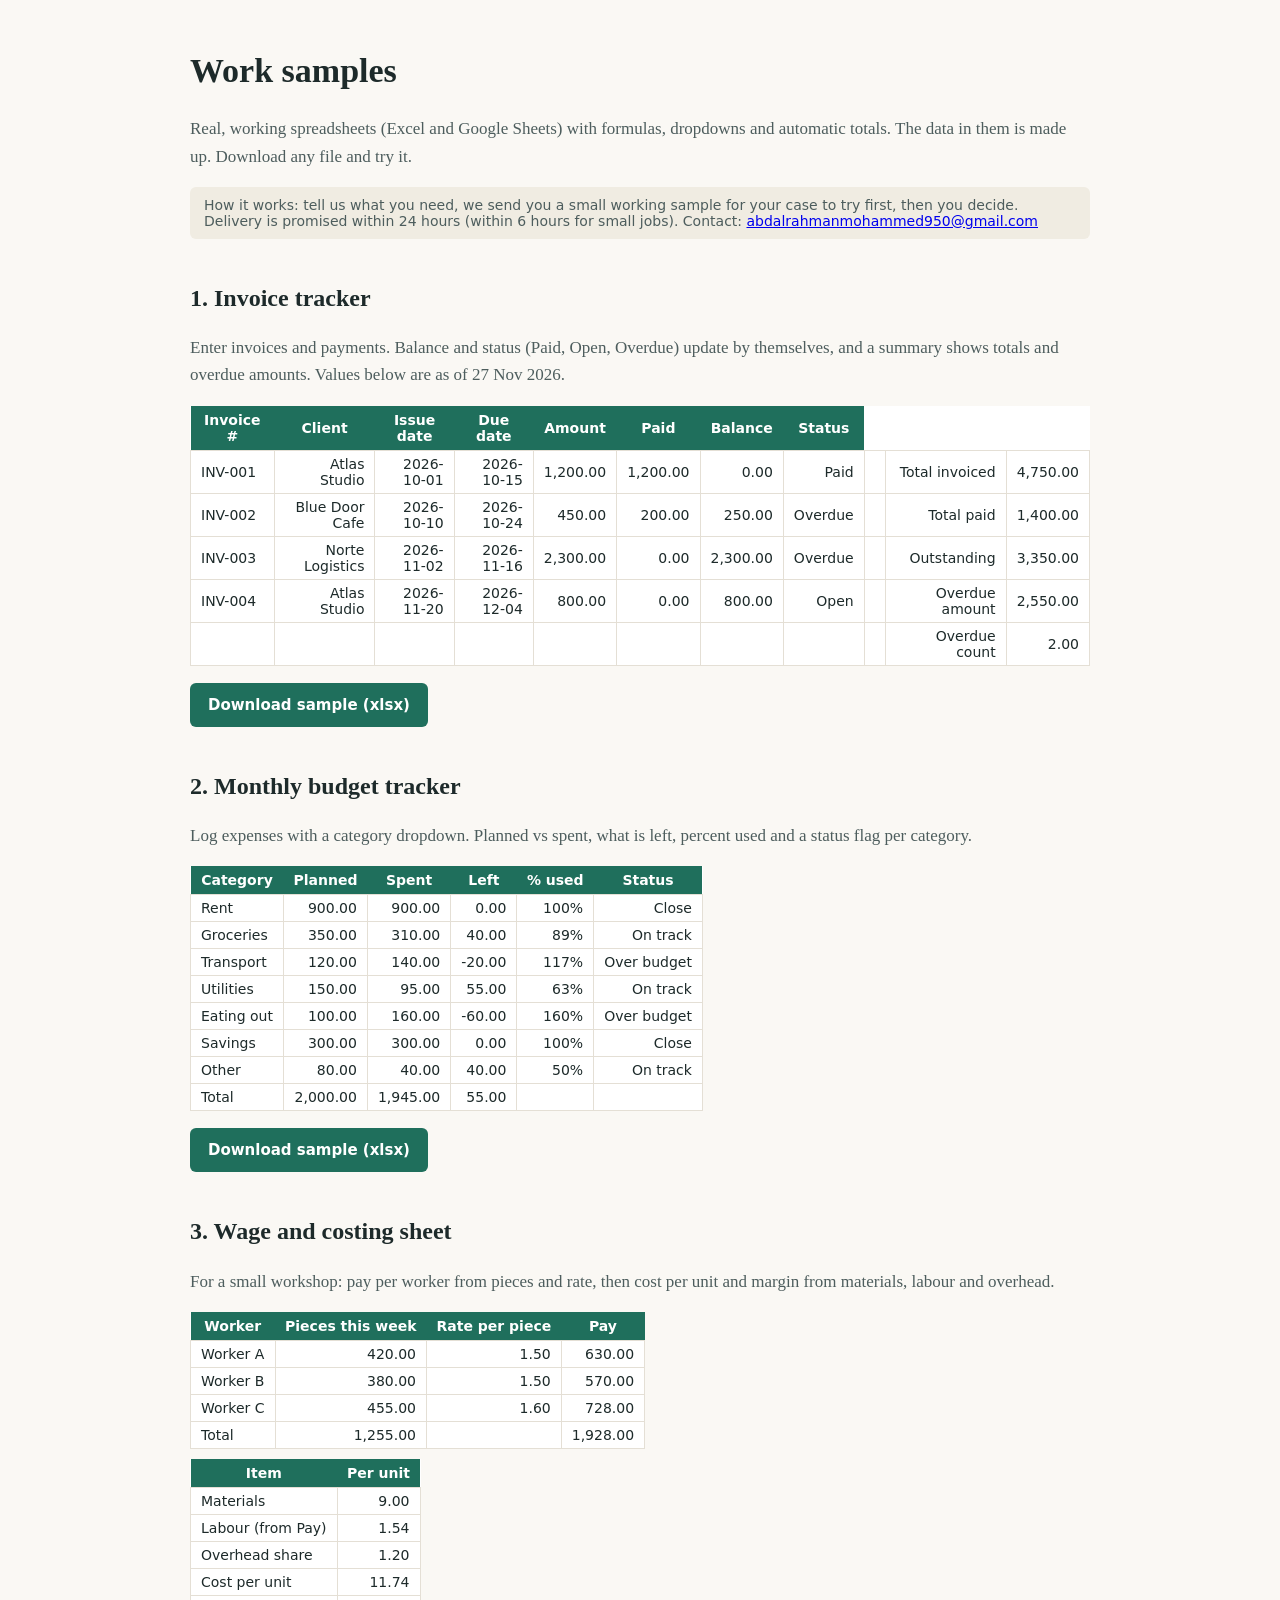
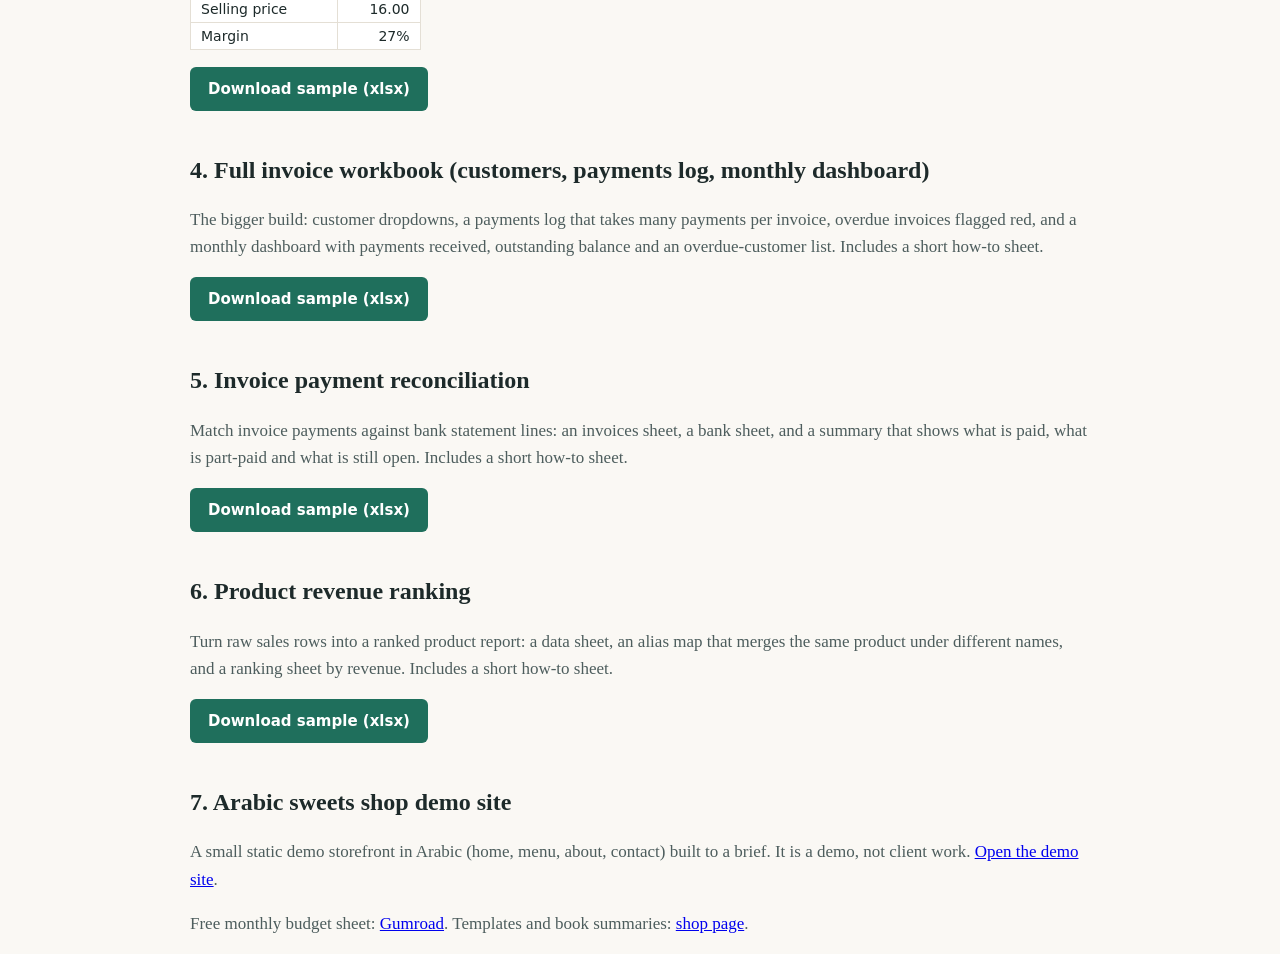
<file: samples/index.html>
<!doctype html><html lang="en"><head><meta charset="utf-8"><meta name="viewport" content="width=device-width,initial-scale=1">
<title>Work samples | Abdalrahman Mohammed</title>
<meta name="description" content="Working spreadsheet samples: invoice tracker, budget tracker, wage and costing sheet. Try a free mini sample, then order.">
<style>body{margin:0;font:17px/1.6 Georgia,serif;color:#1d2a2a;background:#faf8f4}.w{max-width:900px;margin:0 auto;padding:0 20px}
h1{font-size:34px;margin:44px 0 8px}h2{font-size:24px;margin:40px 0 4px}p,li{color:#4d5d5d}.btn{display:inline-block;background:#1f6f5c;color:#fff;padding:10px 18px;border-radius:6px;text-decoration:none;font-family:system-ui,sans-serif;font-size:15px;font-weight:600}
.tw{overflow-x:auto;margin:10px 0}table{border-collapse:collapse;font:14px system-ui,sans-serif;background:#fff}th{background:#1f6f5c;color:#fff;padding:6px 10px}td{border:1px solid #e4dfd5;padding:5px 10px;text-align:right}td:first-child{text-align:left}
.n{font:14px system-ui,sans-serif;background:#f0ece2;padding:10px 14px;border-radius:6px}</style><script async src="https://www.googletagmanager.com/gtag/js?id=G-PE51JVJ7R6"></script>
<script>window.dataLayer=window.dataLayer||[];function gtag(){dataLayer.push(arguments)}gtag('js',new Date());gtag('config','G-PE51JVJ7R6');</script>
</head><body><div class="w">
<h1>Work samples</h1>
<p>Real, working spreadsheets (Excel and Google Sheets) with formulas, dropdowns and automatic totals. The data in them is made up. Download any file and try it.</p>
<p class="n">How it works: tell us what you need, we send you a small working sample for your case to try first, then you decide. Delivery is promised within 24 hours (within 6 hours for small jobs). Contact: <a href="mailto:abdalrahmanmohammed950@gmail.com">abdalrahmanmohammed950@gmail.com</a></p>
<h2>1. Invoice tracker</h2><p>Enter invoices and payments. Balance and status (Paid, Open, Overdue) update by themselves, and a summary shows totals and overdue amounts. Values below are as of 27 Nov 2026.</p><div class="tw"><table><tr><th>Invoice #</th><th>Client</th><th>Issue date</th><th>Due date</th><th>Amount</th><th>Paid</th><th>Balance</th><th>Status</th></tr><tr><td>INV-001</td><td>Atlas Studio</td><td>2026-10-01</td><td>2026-10-15</td><td>1,200.00</td><td>1,200.00</td><td>0.00</td><td>Paid</td><td></td><td>Total invoiced</td><td>4,750.00</td></tr><tr><td>INV-002</td><td>Blue Door Cafe</td><td>2026-10-10</td><td>2026-10-24</td><td>450.00</td><td>200.00</td><td>250.00</td><td>Overdue</td><td></td><td>Total paid</td><td>1,400.00</td></tr><tr><td>INV-003</td><td>Norte Logistics</td><td>2026-11-02</td><td>2026-11-16</td><td>2,300.00</td><td>0.00</td><td>2,300.00</td><td>Overdue</td><td></td><td>Outstanding</td><td>3,350.00</td></tr><tr><td>INV-004</td><td>Atlas Studio</td><td>2026-11-20</td><td>2026-12-04</td><td>800.00</td><td>0.00</td><td>800.00</td><td>Open</td><td></td><td>Overdue amount</td><td>2,550.00</td></tr><tr><td></td><td></td><td></td><td></td><td></td><td></td><td></td><td></td><td></td><td>Overdue count</td><td>2.00</td></tr></table></div>
<p><a class="btn" href="sample-invoice-tracker.xlsx">Download sample (xlsx)</a></p>
<h2>2. Monthly budget tracker</h2><p>Log expenses with a category dropdown. Planned vs spent, what is left, percent used and a status flag per category.</p><div class="tw"><table><tr><th>Category</th><th>Planned</th><th>Spent</th><th>Left</th><th>% used</th><th>Status</th></tr><tr><td>Rent</td><td>900.00</td><td>900.00</td><td>0.00</td><td>100%</td><td>Close</td></tr><tr><td>Groceries</td><td>350.00</td><td>310.00</td><td>40.00</td><td>89%</td><td>On track</td></tr><tr><td>Transport</td><td>120.00</td><td>140.00</td><td>-20.00</td><td>117%</td><td>Over budget</td></tr><tr><td>Utilities</td><td>150.00</td><td>95.00</td><td>55.00</td><td>63%</td><td>On track</td></tr><tr><td>Eating out</td><td>100.00</td><td>160.00</td><td>-60.00</td><td>160%</td><td>Over budget</td></tr><tr><td>Savings</td><td>300.00</td><td>300.00</td><td>0.00</td><td>100%</td><td>Close</td></tr><tr><td>Other</td><td>80.00</td><td>40.00</td><td>40.00</td><td>50%</td><td>On track</td></tr><tr><td>Total</td><td>2,000.00</td><td>1,945.00</td><td>55.00</td><td></td><td></td></tr></table></div>
<p><a class="btn" href="sample-budget-tracker.xlsx">Download sample (xlsx)</a></p>
<h2>3. Wage and costing sheet</h2><p>For a small workshop: pay per worker from pieces and rate, then cost per unit and margin from materials, labour and overhead.</p><div class="tw"><table><tr><th>Worker</th><th>Pieces this week</th><th>Rate per piece</th><th>Pay</th></tr><tr><td>Worker A</td><td>420.00</td><td>1.50</td><td>630.00</td></tr><tr><td>Worker B</td><td>380.00</td><td>1.50</td><td>570.00</td></tr><tr><td>Worker C</td><td>455.00</td><td>1.60</td><td>728.00</td></tr><tr><td>Total</td><td>1,255.00</td><td></td><td>1,928.00</td></tr></table></div><div class="tw"><table><tr><th>Item</th><th>Per unit</th></tr><tr><td>Materials</td><td>9.00</td></tr><tr><td>Labour (from Pay)</td><td>1.54</td></tr><tr><td>Overhead share</td><td>1.20</td></tr><tr><td>Cost per unit</td><td>11.74</td></tr><tr><td>Selling price</td><td>16.00</td></tr><tr><td>Margin</td><td>27%</td></tr></table></div>
<p><a class="btn" href="sample-wage-costing.xlsx">Download sample (xlsx)</a></p>
<h2>4. Full invoice workbook (customers, payments log, monthly dashboard)</h2><p>The bigger build: customer dropdowns, a payments log that takes many payments per invoice, overdue invoices flagged red, and a monthly dashboard with payments received, outstanding balance and an overdue-customer list. Includes a short how-to sheet.</p>
<p><a class="btn" href="invoice-tracker-pro.xlsx">Download sample (xlsx)</a></p>
<h2>5. Invoice payment reconciliation</h2><p>Match invoice payments against bank statement lines: an invoices sheet, a bank sheet, and a summary that shows what is paid, what is part-paid and what is still open. Includes a short how-to sheet.</p>
<p><a class="btn" href="invoice-payment-reconciliation.xlsx">Download sample (xlsx)</a></p>
<h2>6. Product revenue ranking</h2><p>Turn raw sales rows into a ranked product report: a data sheet, an alias map that merges the same product under different names, and a ranking sheet by revenue. Includes a short how-to sheet.</p>
<p><a class="btn" href="product-revenue-ranking.xlsx">Download sample (xlsx)</a></p>
<h2>7. Arabic sweets shop demo site</h2><p>A small static demo storefront in Arabic (home, menu, about, contact) built to a brief. It is a demo, not client work. <a href="../sweets-demo/">Open the demo site</a>.</p>
<p>Free monthly budget sheet: <a href="https://novaris97.gumroad.com/l/efbmm">Gumroad</a>. Templates and book summaries: <a href="../europe/">shop page</a>.</p>
</div></body></html>
</file>
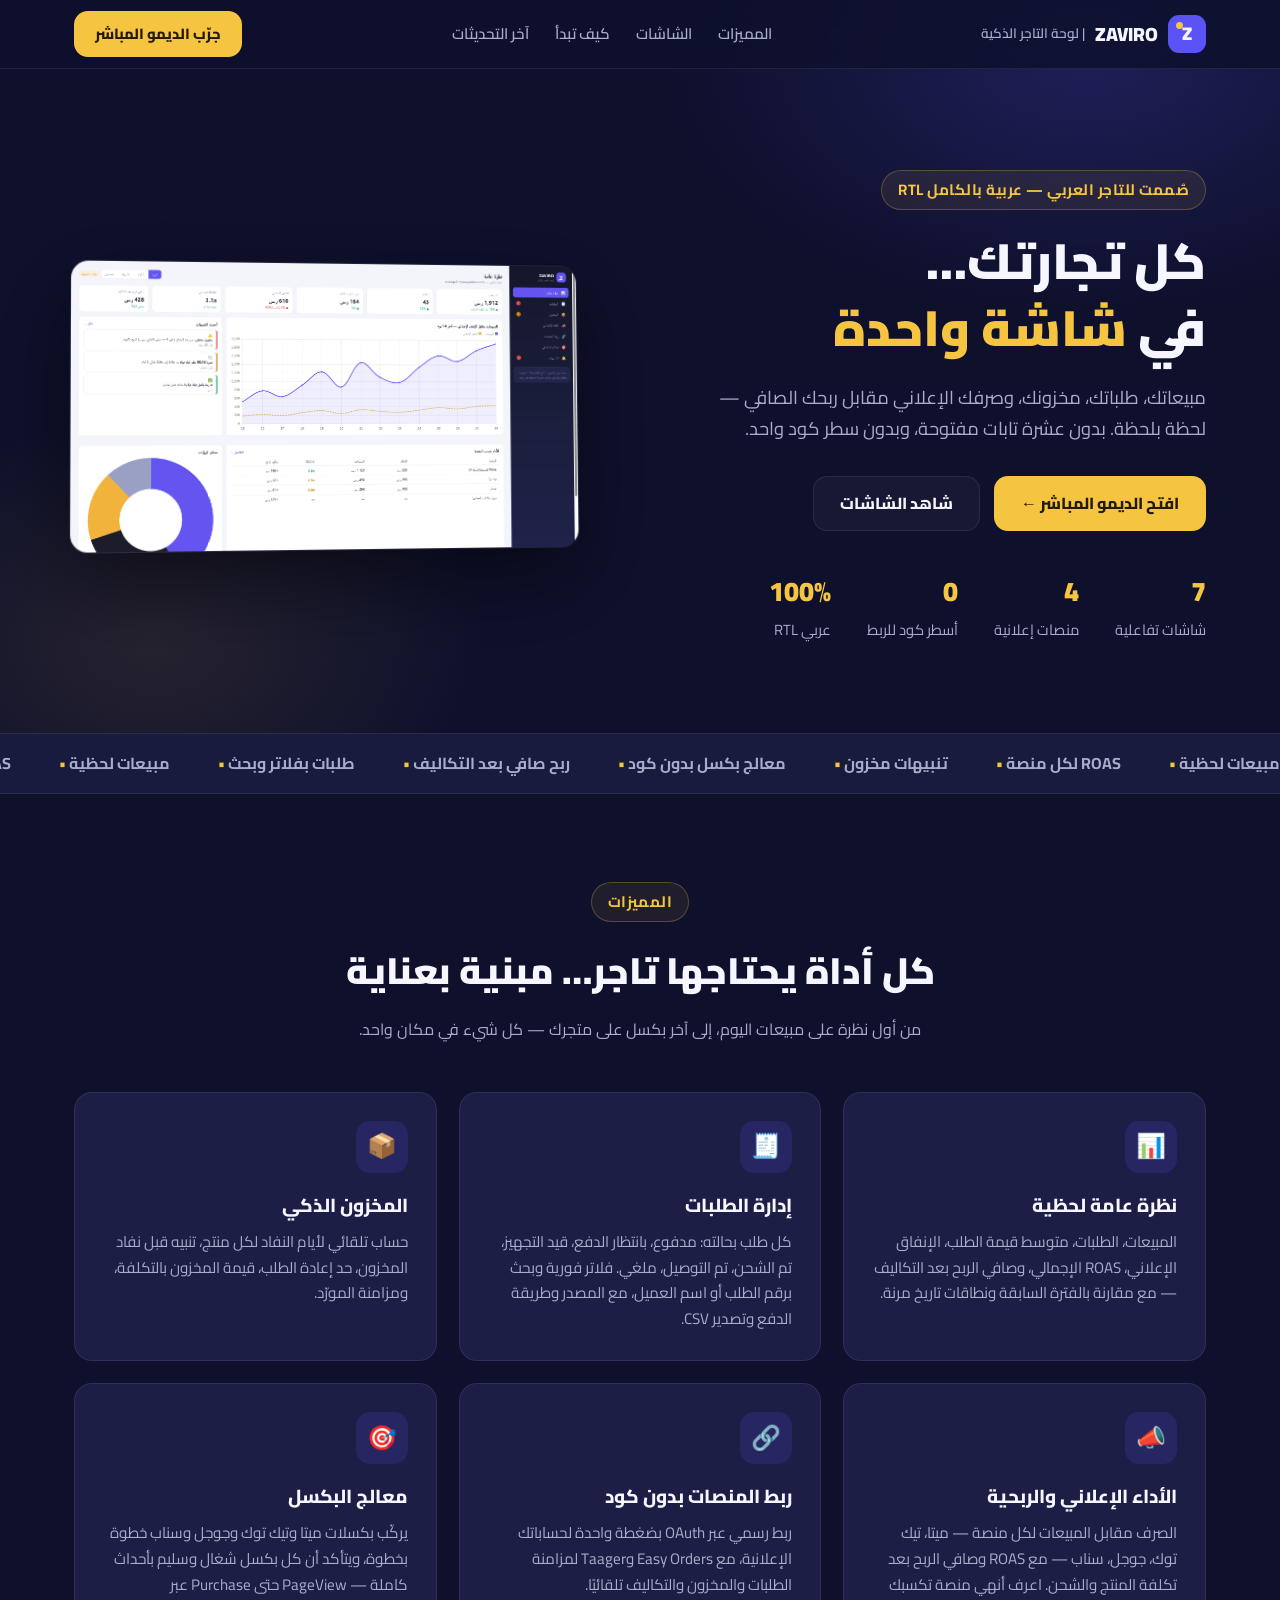
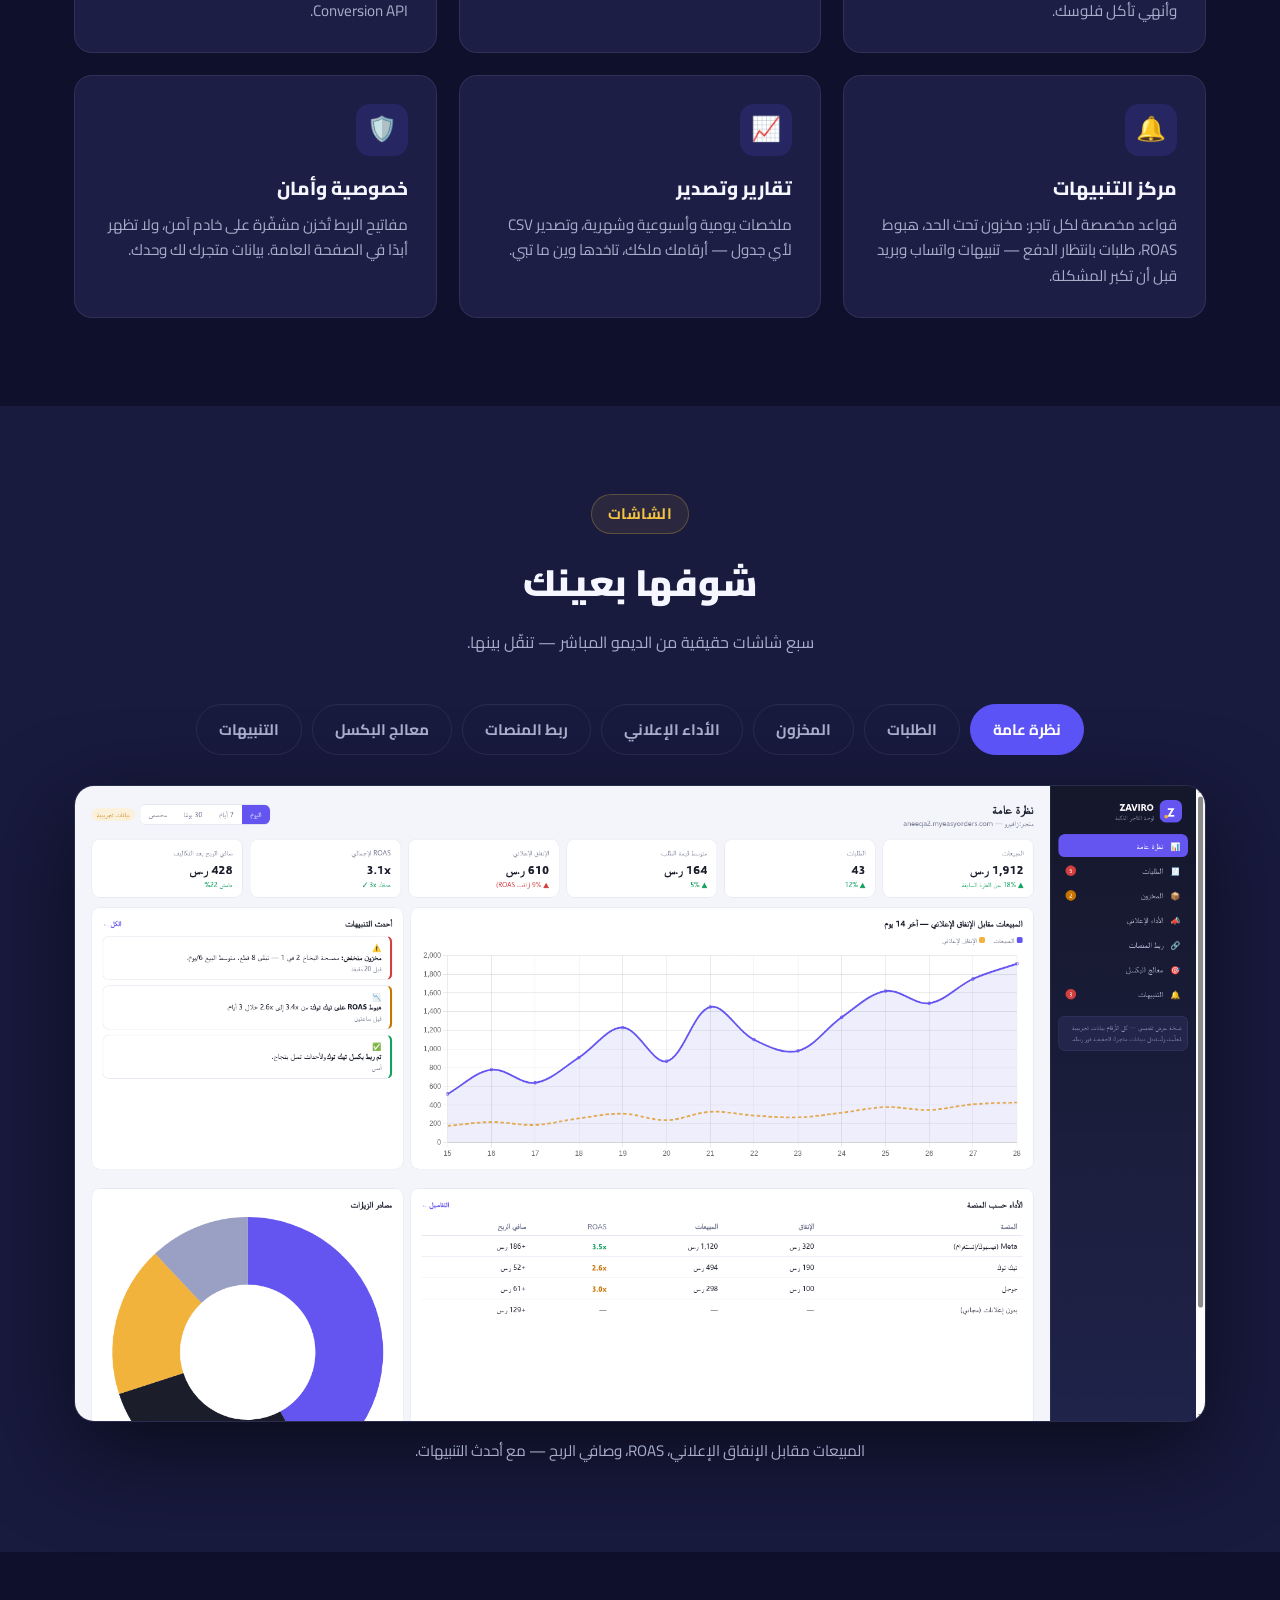
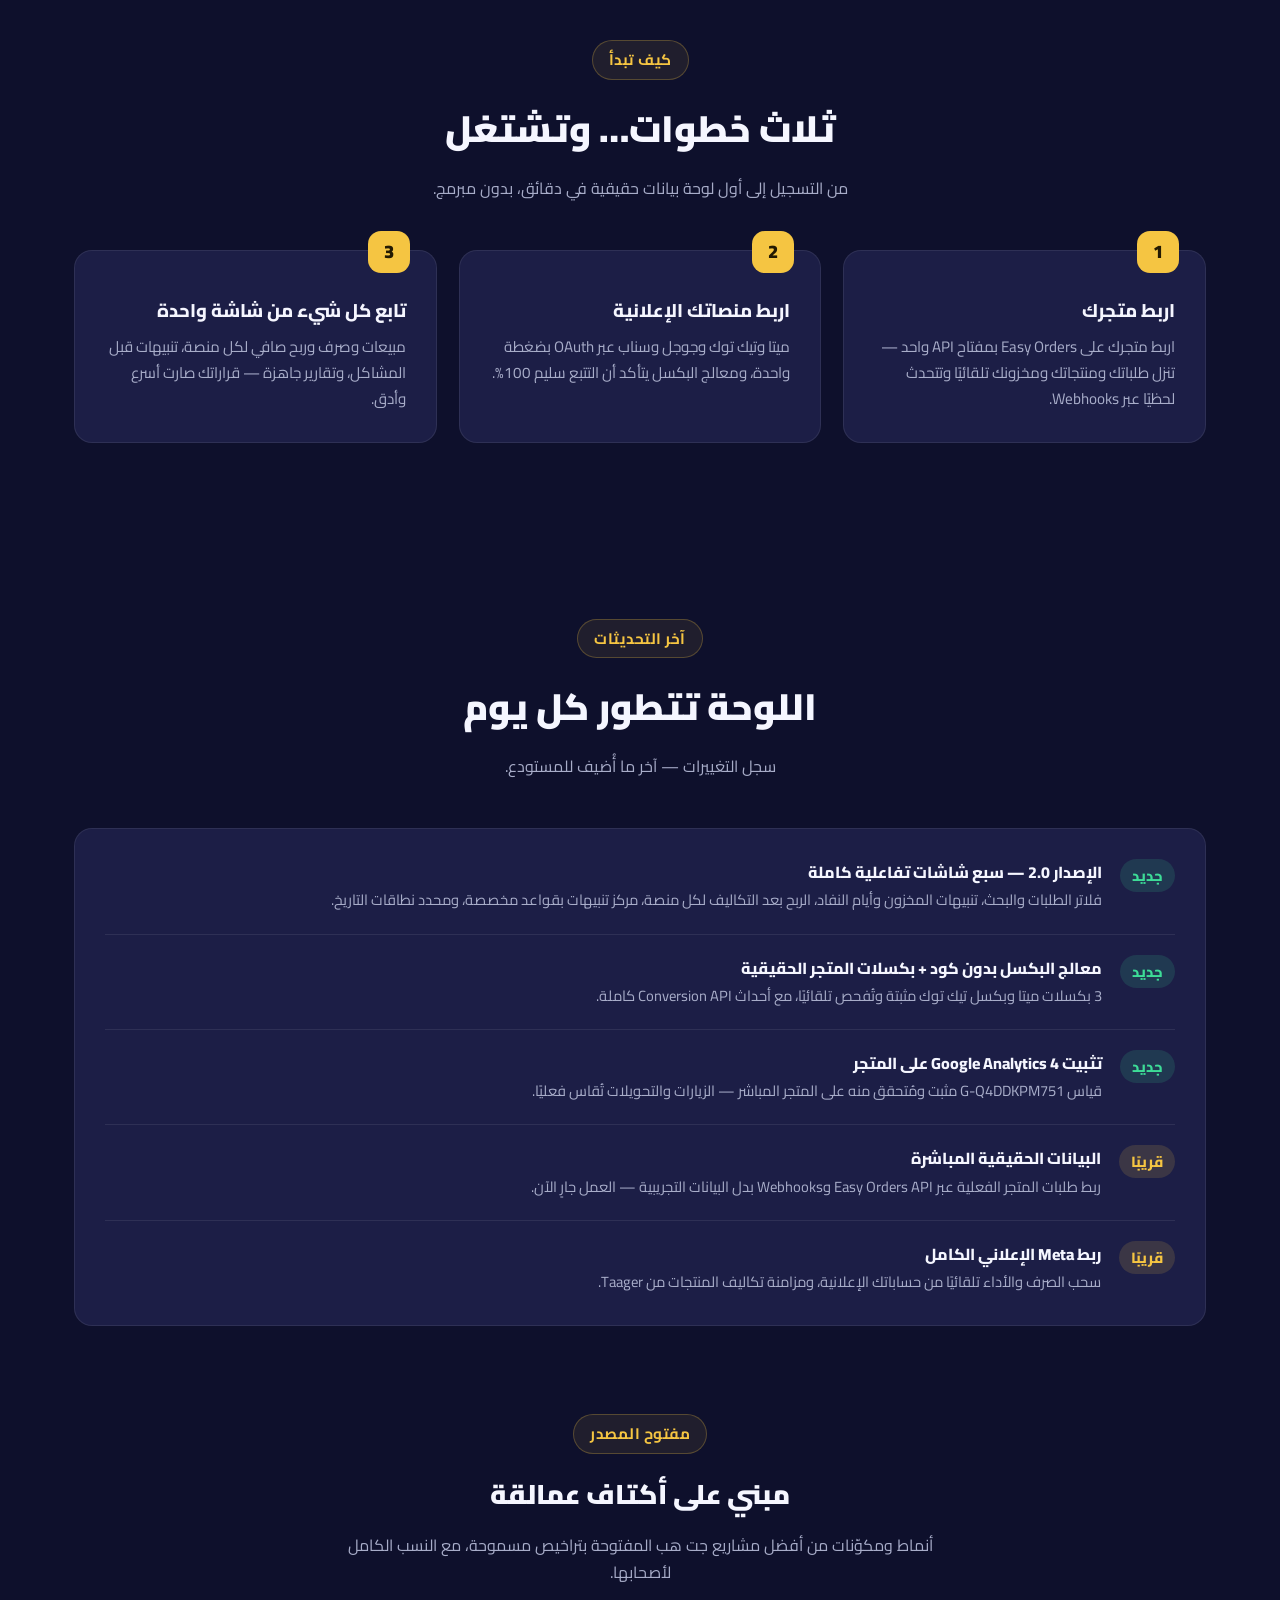
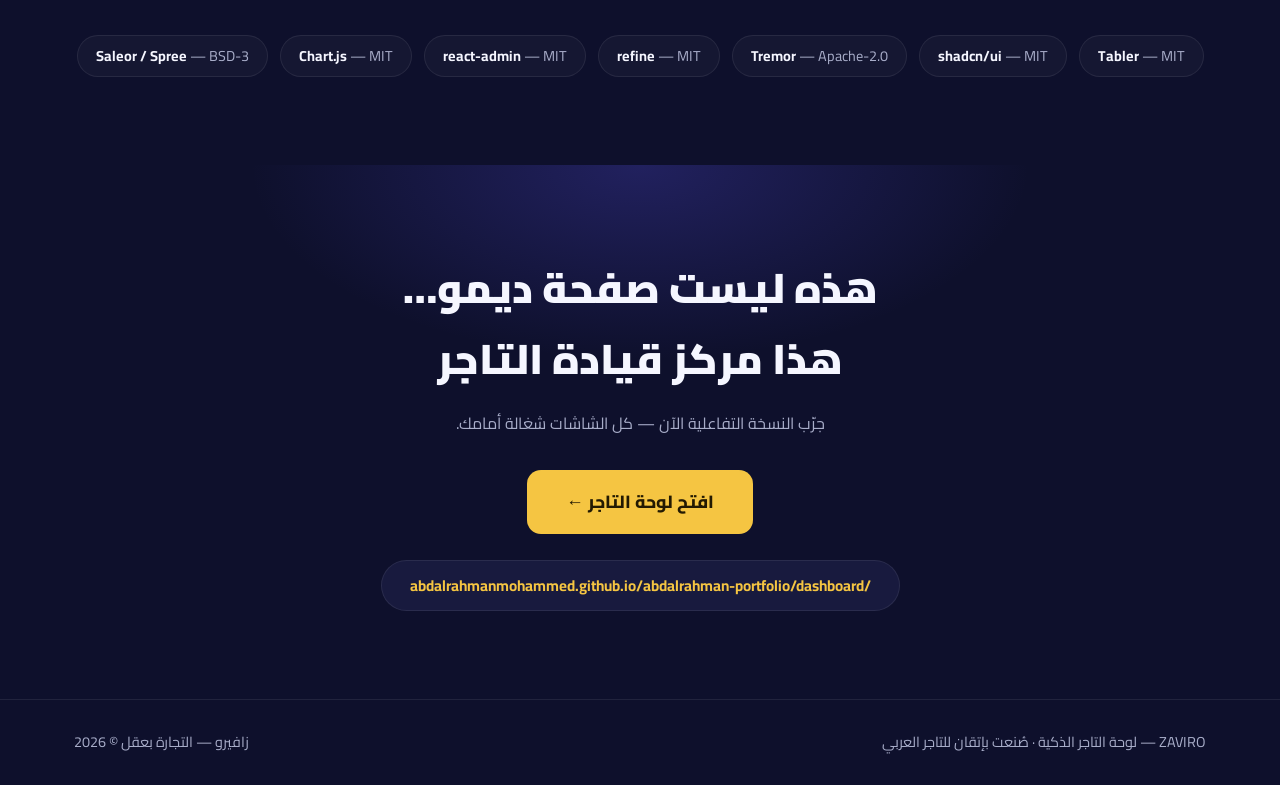
<file: showcase/index.html>
<!DOCTYPE html>
<html lang="ar" dir="rtl">
<head>
<meta charset="UTF-8">
<meta name="viewport" content="width=device-width, initial-scale=1.0">
<title>زافيرو | لوحة التاجر الذكية — مركز قيادة متجرك</title>
<meta name="description" content="لوحة تحكم عربية متكاملة للتاجر الإلكتروني: مبيعاتك وطلباتك ومخزونك وإعلاناتك في شاشة واحدة. ربط بدون كود مع ميتا وتيك توك وجوجل وسناب.">
<link rel="preconnect" href="https://fonts.googleapis.com">
<link rel="preconnect" href="https://fonts.gstatic.com" crossorigin>
<link href="https://fonts.googleapis.com/css2?family=Cairo:wght@400;600;700;800;900&display=swap" rel="stylesheet">
<style>
:root{
  --navy:#0e102c; --navy2:#181a3e; --card:#1c1e46; --line:rgba(255,255,255,.08);
  --violet:#5b53f5; --violet2:#7a73ff; --gold:#f5c542; --white:#f5f6ff; --muted:#a8adc9;
  --green:#3ddc97; --red:#ff6b6b;
}
*{margin:0;padding:0;box-sizing:border-box}
html{scroll-behavior:smooth}
body{font-family:'Cairo',sans-serif;background:var(--navy);color:var(--white);overflow-x:hidden;line-height:1.7}
a{color:inherit;text-decoration:none}
.wrap{max-width:1180px;margin:0 auto;padding:0 24px}
section{padding:88px 0}
.eyebrow{display:inline-block;color:var(--gold);font-weight:700;font-size:.95rem;letter-spacing:.5px;background:rgba(245,197,66,.08);border:1px solid rgba(245,197,66,.25);padding:6px 16px;border-radius:100px;margin-bottom:18px}
h2.sec{font-size:2.3rem;font-weight:900;margin-bottom:14px}
p.sub{color:var(--muted);max-width:640px;margin:0 auto 48px}
.center{text-align:center}
.reveal{opacity:0;transform:translateY(28px);transition:opacity .7s ease,transform .7s ease}
.reveal.on{opacity:1;transform:none}

/* NAV */
nav{position:fixed;inset-inline:0;top:0;z-index:50;background:rgba(14,16,44,.82);backdrop-filter:blur(14px);border-bottom:1px solid var(--line)}
nav .wrap{display:flex;align-items:center;justify-content:space-between;height:68px}
.brand{display:flex;align-items:center;gap:10px;font-weight:900;font-size:1.2rem}
.logo{width:38px;height:38px;border-radius:11px;background:var(--violet);display:grid;place-items:center;font-weight:900;font-size:1.15rem;position:relative}
.logo::after{content:'';position:absolute;top:7px;left:8px;width:7px;height:7px;border-radius:50%;background:var(--gold)}
nav .links{display:flex;gap:26px;color:var(--muted);font-weight:600;font-size:.95rem}
nav .links a:hover{color:var(--white)}
.btn{display:inline-flex;align-items:center;gap:8px;font-weight:800;border-radius:14px;padding:13px 26px;transition:.25s;border:1px solid transparent;cursor:pointer;font-family:inherit;font-size:1rem}
.btn-gold{background:var(--gold);color:#231a02}
.btn-gold:hover{transform:translateY(-2px);box-shadow:0 12px 28px rgba(245,197,66,.28)}
.btn-ghost{border-color:var(--line);color:var(--white);background:rgba(255,255,255,.04)}
.btn-ghost:hover{border-color:var(--violet2);background:rgba(91,83,245,.12)}
.btn-sm{padding:9px 20px;font-size:.92rem}

/* HERO */
.hero{padding:170px 0 90px;position:relative;background:
  radial-gradient(700px 420px at 85% 8%,rgba(91,83,245,.22),transparent 60%),
  radial-gradient(560px 380px at 12% 88%,rgba(245,197,66,.10),transparent 60%)}
.hero .wrap{display:grid;grid-template-columns:1.05fr .95fr;gap:56px;align-items:center}
.hero h1{font-size:3.1rem;font-weight:900;line-height:1.35;margin-bottom:20px}
.hero h1 em{font-style:normal;color:var(--gold)}
.hero p.lead{color:var(--muted);font-size:1.15rem;margin-bottom:32px;max-width:520px}
.hero .cta{display:flex;gap:14px;flex-wrap:wrap;margin-bottom:38px}
.hero .stats{display:flex;gap:36px;flex-wrap:wrap}
.stat b{display:block;font-size:1.7rem;font-weight:900;color:var(--gold)}
.stat span{color:var(--muted);font-size:.92rem}
.shot-frame{border-radius:18px;border:1px solid var(--line);overflow:hidden;box-shadow:0 30px 80px rgba(0,0,0,.5);transform:perspective(1200px) rotateY(6deg) rotateX(2deg);transition:.5s}
.shot-frame:hover{transform:none}
.shot-frame img{width:100%;display:block}

/* MARQUEE */
.marquee{border-block:1px solid var(--line);padding:16px 0;overflow:hidden;background:var(--navy2)}
.marquee .row{display:flex;gap:48px;white-space:nowrap;animation:mq 26s linear infinite;color:var(--muted);font-weight:700}
.marquee .row b{color:var(--gold)}
@keyframes mq{from{transform:translateX(0)}to{transform:translateX(50%)}}

/* FEATURES */
.grid{display:grid;grid-template-columns:repeat(3,1fr);gap:22px}
.feat{background:var(--card);border:1px solid var(--line);border-radius:18px;padding:28px;transition:.3s}
.feat:hover{transform:translateY(-6px);border-color:rgba(91,83,245,.5);box-shadow:0 20px 50px rgba(0,0,0,.35)}
.feat .ic{width:52px;height:52px;border-radius:14px;background:rgba(91,83,245,.16);display:grid;place-items:center;font-size:1.5rem;margin-bottom:16px}
.feat h3{font-size:1.18rem;font-weight:800;margin-bottom:8px}
.feat p{color:var(--muted);font-size:.95rem}

/* GALLERY */
.gallery{background:var(--navy2)}
.tabs{display:flex;gap:10px;flex-wrap:wrap;justify-content:center;margin-bottom:30px}
.tab{padding:10px 22px;border-radius:100px;border:1px solid var(--line);background:transparent;color:var(--muted);font-family:inherit;font-weight:700;font-size:.95rem;cursor:pointer;transition:.25s}
.tab.on{background:var(--violet);color:#fff;border-color:var(--violet)}
.gview{border-radius:20px;border:1px solid var(--line);overflow:hidden;box-shadow:0 30px 90px rgba(0,0,0,.55)}
.gview img{width:100%;display:block}
.gcap{text-align:center;color:var(--muted);margin-top:16px;font-size:.95rem}

/* STEPS */
.steps{display:grid;grid-template-columns:repeat(3,1fr);gap:22px;counter-reset:s}
.step{background:var(--card);border:1px solid var(--line);border-radius:18px;padding:30px;position:relative}
.step::before{counter-increment:s;content:counter(s);position:absolute;top:-20px;inset-inline-start:26px;width:42px;height:42px;border-radius:13px;background:var(--gold);color:#231a02;font-weight:900;display:grid;place-items:center;font-size:1.15rem}
.step h3{margin:14px 0 8px;font-size:1.15rem;font-weight:800}
.step p{color:var(--muted);font-size:.95rem}

/* CHANGELOG */
.log{border:1px solid var(--line);border-radius:18px;background:var(--card);padding:10px 30px}
.log .row{display:flex;gap:18px;align-items:flex-start;padding:20px 0;border-bottom:1px solid var(--line)}
.log .row:last-child{border-bottom:0}
.pill{flex:0 0 auto;font-size:.75rem;font-weight:800;padding:4px 12px;border-radius:100px}
.pill.new{background:rgba(61,220,151,.14);color:var(--green)}
.pill.soon{background:rgba(245,197,66,.14);color:var(--gold)}
.log b{display:block;font-weight:800}
.log span{color:var(--muted);font-size:.92rem}

/* CREDITS */
.credits{display:flex;gap:12px;flex-wrap:wrap;justify-content:center}
.credits span{border:1px solid var(--line);border-radius:100px;padding:8px 18px;color:var(--muted);font-size:.9rem;background:rgba(255,255,255,.03)}
.credits b{color:var(--white)}

/* CTA */
.bigcta{text-align:center;background:
  radial-gradient(600px 300px at 50% 0%,rgba(91,83,245,.25),transparent 65%)}
.bigcta h2{font-size:2.6rem;font-weight:900;margin-bottom:16px}
.bigcta p{color:var(--muted);margin-bottom:32px}
.urlpill{display:inline-block;margin-top:26px;background:var(--navy2);border:1px solid var(--line);border-radius:100px;padding:12px 28px;color:var(--gold);font-weight:700;direction:ltr;font-size:.95rem}

footer{border-top:1px solid var(--line);padding:30px 0;color:var(--muted);font-size:.9rem}
footer .wrap{display:flex;justify-content:space-between;gap:14px;flex-wrap:wrap}

@media(max-width:900px){
  .hero .wrap{grid-template-columns:1fr}
  .hero h1{font-size:2.2rem}
  .grid,.steps{grid-template-columns:1fr}
  nav .links{display:none}
  h2.sec{font-size:1.7rem}
  .shot-frame{transform:none}
}
</style>
</head>
<body>

<nav>
  <div class="wrap">
    <div class="brand"><span class="logo">Z</span> ZAVIRO <span style="color:var(--muted);font-weight:600;font-size:.85rem">| لوحة التاجر الذكية</span></div>
    <div class="links">
      <a href="#features">المميزات</a>
      <a href="#screens">الشاشات</a>
      <a href="#how">كيف تبدأ</a>
      <a href="#updates">آخر التحديثات</a>
    </div>
    <a class="btn btn-gold btn-sm" href="../dashboard/">جرّب الديمو المباشر</a>
  </div>
</nav>

<header class="hero">
  <div class="wrap">
    <div>
      <span class="eyebrow">صُممت للتاجر العربي — عربية بالكامل RTL</span>
      <h1>كل تجارتك…<br>في <em>شاشة واحدة</em></h1>
      <p class="lead">مبيعاتك، طلباتك، مخزونك، وصرفك الإعلاني مقابل ربحك الصافي — لحظة بلحظة. بدون عشرة تابات مفتوحة، وبدون سطر كود واحد.</p>
      <div class="cta">
        <a class="btn btn-gold" href="../dashboard/">افتح الديمو المباشر ←</a>
        <a class="btn btn-ghost" href="#screens">شاهد الشاشات</a>
      </div>
      <div class="stats">
        <div class="stat"><b>7</b><span>شاشات تفاعلية</span></div>
        <div class="stat"><b>4</b><span>منصات إعلانية</span></div>
        <div class="stat"><b>0</b><span>أسطر كود للربط</span></div>
        <div class="stat"><b>100%</b><span>عربي RTL</span></div>
      </div>
    </div>
    <div class="shot-frame"><img src="shot-overview.png" alt="النظرة العامة — لوحة تاجر زافيرو"></div>
  </div>
</header>

<div class="marquee"><div class="row">
  <span>مبيعات لحظية <b>•</b></span><span>ROAS لكل منصة <b>•</b></span><span>تنبيهات مخزون <b>•</b></span><span>معالج بكسل بدون كود <b>•</b></span><span>ربح صافي بعد التكاليف <b>•</b></span><span>طلبات بفلاتر وبحث <b>•</b></span>
  <span>مبيعات لحظية <b>•</b></span><span>ROAS لكل منصة <b>•</b></span><span>تنبيهات مخزون <b>•</b></span><span>معالج بكسل بدون كود <b>•</b></span><span>ربح صافي بعد التكاليف <b>•</b></span><span>طلبات بفلاتر وبحث <b>•</b></span>
</div></div>

<section id="features">
  <div class="wrap center">
    <span class="eyebrow">المميزات</span>
    <h2 class="sec">كل أداة يحتاجها تاجر… مبنية بعناية</h2>
    <p class="sub">من أول نظرة على مبيعات اليوم، إلى آخر بكسل على متجرك — كل شيء في مكان واحد.</p>
    <div class="grid" style="text-align:right">
      <div class="feat reveal"><div class="ic">📊</div><h3>نظرة عامة لحظية</h3><p>المبيعات، الطلبات، متوسط قيمة الطلب، الإنفاق الإعلاني، ROAS الإجمالي، وصافي الربح بعد التكاليف — مع مقارنة بالفترة السابقة ونطاقات تاريخ مرنة.</p></div>
      <div class="feat reveal"><div class="ic">🧾</div><h3>إدارة الطلبات</h3><p>كل طلب بحالته: مدفوع، بانتظار الدفع، قيد التجهيز، تم الشحن، تم التوصيل، ملغي. فلاتر فورية وبحث برقم الطلب أو اسم العميل، مع المصدر وطريقة الدفع وتصدير CSV.</p></div>
      <div class="feat reveal"><div class="ic">📦</div><h3>المخزون الذكي</h3><p>حساب تلقائي لأيام النفاد لكل منتج، تنبيه قبل نفاد المخزون، حد إعادة الطلب، قيمة المخزون بالتكلفة، ومزامنة المورّد.</p></div>
      <div class="feat reveal"><div class="ic">📣</div><h3>الأداء الإعلاني والربحية</h3><p>الصرف مقابل المبيعات لكل منصة — ميتا، تيك توك، جوجل، سناب — مع ROAS وصافي الربح بعد تكلفة المنتج والشحن. اعرف أنهي منصة تكسبك وأنهي تأكل فلوسك.</p></div>
      <div class="feat reveal"><div class="ic">🔗</div><h3>ربط المنصات بدون كود</h3><p>ربط رسمي عبر OAuth بضغطة واحدة لحساباتك الإعلانية، مع Easy Orders وTaager لمزامنة الطلبات والمخزون والتكاليف تلقائيًا.</p></div>
      <div class="feat reveal"><div class="ic">🎯</div><h3>معالج البكسل</h3><p>يركّب بكسلات ميتا وتيك توك وجوجل وسناب خطوة بخطوة، ويتأكد أن كل بكسل شغال وسليم بأحداث كاملة — PageView حتى Purchase عبر Conversion API.</p></div>
      <div class="feat reveal"><div class="ic">🔔</div><h3>مركز التنبيهات</h3><p>قواعد مخصصة لكل تاجر: مخزون تحت الحد، هبوط ROAS، طلبات بانتظار الدفع — تنبيهات واتساب وبريد قبل أن تكبر المشكلة.</p></div>
      <div class="feat reveal"><div class="ic">📈</div><h3>تقارير وتصدير</h3><p>ملخصات يومية وأسبوعية وشهرية، وتصدير CSV لأي جدول — أرقامك ملكك، تاخدها وين ما تبي.</p></div>
      <div class="feat reveal"><div class="ic">🛡️</div><h3>خصوصية وأمان</h3><p>مفاتيح الربط تُخزن مشفّرة على خادم آمن، ولا تظهر أبدًا في الصفحة العامة. بيانات متجرك لك وحدك.</p></div>
    </div>
  </div>
</section>

<section id="screens" class="gallery">
  <div class="wrap center">
    <span class="eyebrow">الشاشات</span>
    <h2 class="sec">شوفها بعينك</h2>
    <p class="sub">سبع شاشات حقيقية من الديمو المباشر — تنقّل بينها.</p>
    <div class="tabs" id="tabs"></div>
    <div class="gview reveal"><img id="gimg" src="shot-overview.png" alt="شاشة من لوحة تاجر زافيرو"></div>
    <p class="gcap" id="gcap"></p>
  </div>
</section>

<section id="how">
  <div class="wrap center">
    <span class="eyebrow">كيف تبدأ</span>
    <h2 class="sec">ثلاث خطوات… وتشتغل</h2>
    <p class="sub">من التسجيل إلى أول لوحة بيانات حقيقية في دقائق، بدون مبرمج.</p>
    <div class="steps" style="text-align:right">
      <div class="step reveal"><h3>اربط متجرك</h3><p>اربط متجرك على Easy Orders بمفتاح API واحد — تنزل طلباتك ومنتجاتك ومخزونك تلقائيًا وتتحدث لحظيًا عبر Webhooks.</p></div>
      <div class="step reveal"><h3>اربط منصاتك الإعلانية</h3><p>ميتا وتيك توك وجوجل وسناب عبر OAuth بضغطة واحدة، ومعالج البكسل يتأكد أن التتبع سليم 100%.</p></div>
      <div class="step reveal"><h3>تابع كل شيء من شاشة واحدة</h3><p>مبيعات وصرف وربح صافي لكل منصة، تنبيهات قبل المشاكل، وتقارير جاهزة — قراراتك صارت أسرع وأدق.</p></div>
    </div>
  </div>
</section>

<section id="updates" class="gallery" style="background:var(--navy)">
  <div class="wrap center">
    <span class="eyebrow">آخر التحديثات</span>
    <h2 class="sec">اللوحة تتطور كل يوم</h2>
    <p class="sub">سجل التغييرات — آخر ما أُضيف للمستودع.</p>
    <div class="log" style="text-align:right">
      <div class="row"><span class="pill new">جديد</span><div><b>الإصدار 2.0 — سبع شاشات تفاعلية كاملة</b><span>فلاتر الطلبات والبحث، تنبيهات المخزون وأيام النفاد، الربح بعد التكاليف لكل منصة، مركز تنبيهات بقواعد مخصصة، ومحدد نطاقات التاريخ.</span></div></div>
      <div class="row"><span class="pill new">جديد</span><div><b>معالج البكسل بدون كود + بكسلات المتجر الحقيقية</b><span>3 بكسلات ميتا وبكسل تيك توك مثبتة وتُفحص تلقائيًا، مع أحداث Conversion API كاملة.</span></div></div>
      <div class="row"><span class="pill new">جديد</span><div><b>تثبيت Google Analytics 4 على المتجر</b><span>قياس G-Q4DDKPM751 مثبت ومُتحقق منه على المتجر المباشر — الزيارات والتحويلات تُقاس فعليًا.</span></div></div>
      <div class="row"><span class="pill soon">قريبًا</span><div><b>البيانات الحقيقية المباشرة</b><span>ربط طلبات المتجر الفعلية عبر Easy Orders API وWebhooks بدل البيانات التجريبية — العمل جارٍ الآن.</span></div></div>
      <div class="row"><span class="pill soon">قريبًا</span><div><b>ربط Meta الإعلاني الكامل</b><span>سحب الصرف والأداء تلقائيًا من حساباتك الإعلانية، ومزامنة تكاليف المنتجات من Taager.</span></div></div>
    </div>
  </div>
</section>

<section style="padding-top:0">
  <div class="wrap center">
    <span class="eyebrow">مفتوح المصدر</span>
    <h2 class="sec" style="font-size:1.7rem">مبني على أكتاف عمالقة</h2>
    <p class="sub">أنماط ومكوّنات من أفضل مشاريع جت هب المفتوحة بتراخيص مسموحة، مع النسب الكامل لأصحابها.</p>
    <div class="credits">
      <span><b>Tabler</b> — MIT</span>
      <span><b>shadcn/ui</b> — MIT</span>
      <span><b>Tremor</b> — Apache-2.0</span>
      <span><b>refine</b> — MIT</span>
      <span><b>react-admin</b> — MIT</span>
      <span><b>Chart.js</b> — MIT</span>
      <span><b>Saleor / Spree</b> — BSD-3</span>
    </div>
  </div>
</section>

<section class="bigcta">
  <div class="wrap">
    <h2>هذه ليست صفحة ديمو…<br>هذا مركز قيادة التاجر</h2>
    <p>جرّب النسخة التفاعلية الآن — كل الشاشات شغالة أمامك.</p>
    <a class="btn btn-gold" href="../dashboard/" style="font-size:1.1rem;padding:16px 38px">افتح لوحة التاجر ←</a>
    <br>
    <span class="urlpill">abdalrahmanmohammed.github.io/abdalrahman-portfolio/dashboard/</span>
  </div>
</section>

<footer>
  <div class="wrap">
    <span>ZAVIRO — لوحة التاجر الذكية · صُنعت بإتقان للتاجر العربي</span>
    <span>زافيرو — التجارة بعقل © 2026</span>
  </div>
</footer>

<script>
const screens = [
  {f:'shot-overview.png', t:'نظرة عامة', c:'المبيعات مقابل الإنفاق الإعلاني، ROAS، وصافي الربح — مع أحدث التنبيهات.'},
  {f:'shot-orders.png', t:'الطلبات', c:'كل طلب بحالته ومصدره وطريقة دفعه — فلاتر فورية وبحث وتصدير CSV.'},
  {f:'shot-inventory.png', t:'المخزون', c:'أيام النفاد لكل منتج، تنبيهات إعادة الطلب، وقيمة المخزون بالتكلفة.'},
  {f:'shot-ads.png', t:'الأداء الإعلاني', c:'الصرف مقابل المبيعات والربح الصافي لكل منصة إعلانية.'},
  {f:'shot-connect.png', t:'ربط المنصات', c:'ميتا وتيك توك وجوجل وسناب عبر OAuth — وEasy Orders وTaager متصلان.'},
  {f:'shot-pixel.png', t:'معالج البكسل', c:'تركيب وفحص كل بكسل خطوة بخطوة — بدون كود.'},
  {f:'shot-alerts.png', t:'التنبيهات', c:'مركز تنبيهات بقواعد مخصصة يوصلك واتساب وبريد قبل أن تكبر المشكلة.'}
];
const tabs = document.getElementById('tabs');
const gimg = document.getElementById('gimg');
const gcap = document.getElementById('gcap');
screens.forEach((s,i)=>{
  const b = document.createElement('button');
  b.className = 'tab' + (i===0?' on':'');
  b.textContent = s.t;
  b.onclick = ()=>{
    document.querySelectorAll('.tab').forEach(t=>t.classList.remove('on'));
    b.classList.add('on');
    gimg.style.opacity = 0;
    setTimeout(()=>{ gimg.src = s.f; gcap.textContent = s.c; gimg.onload = ()=> gimg.style.opacity = 1; }, 180);
  };
  tabs.appendChild(b);
});
gimg.style.transition = 'opacity .25s';
gcap.textContent = screens[0].c;

const io = new IntersectionObserver(es=>{
  es.forEach(e=>{ if(e.isIntersecting){ e.target.classList.add('on'); io.unobserve(e.target);} });
},{threshold:.12});
document.querySelectorAll('.reveal').forEach(el=>io.observe(el));
</script>
</body>
</html>
</file>
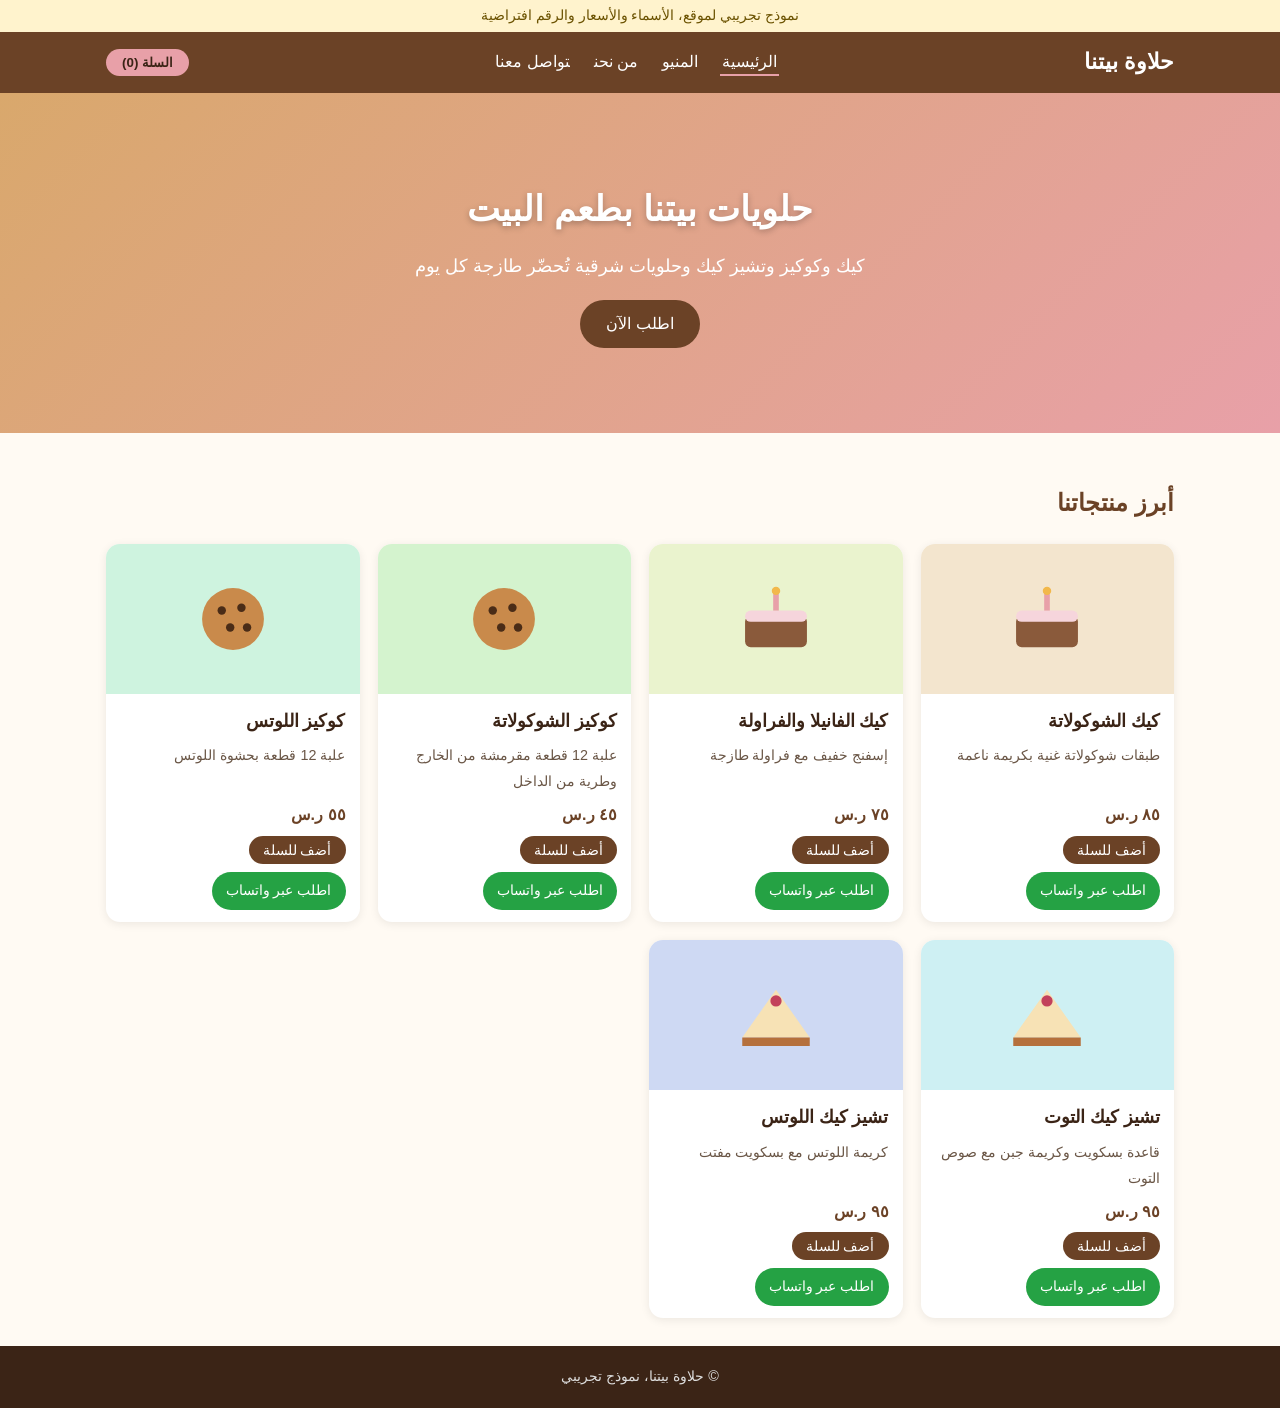
<file: sweets-demo/index.html>
<!doctype html><html lang="ar" dir="rtl"><head><meta charset="utf-8"><meta name="viewport" content="width=device-width,initial-scale=1"><title>الرئيسية | حلاوة بيتنا</title><link rel="stylesheet" href="style.css"><script defer src="app.js"></script><script async src="https://www.googletagmanager.com/gtag/js?id=G-PE51JVJ7R6"></script>
<script>window.dataLayer=window.dataLayer||[];function gtag(){dataLayer.push(arguments)}gtag('js',new Date());gtag('config','G-PE51JVJ7R6');</script>
</head><body>
<div class="demo">نموذج تجريبي لموقع، الأسماء والأسعار والرقم افتراضية</div>
<header><div class="nav"><div class="logo">حلاوة بيتنا</div><nav><a class="active" href="index.html">الرئيسية</a><a class="" href="menu.html">المنيو</a><a class="" href="about.html">من نحن</a><a class="" href="contact.html">تواصل معنا</a></nav><button class="cartbtn" onclick="toggleCart()">السلة (<span id="cartCount">0</span>)</button></div></header>
<aside id="cart"><div class="row" style="justify-content:space-between"><h2 style="margin:0">سلة الطلبات</h2><button class="cartbtn" onclick="toggleCart()">إغلاق</button></div><div class="items" id="cartItems"></div><p><b>الإجمالي: <span id="cartTotal"></span></b></p><button class="btn wa" id="sendCart" onclick="sendCart()">إرسال الطلب عبر واتساب</button></aside>
<section class="hero"><div><h1>حلويات بيتنا بطعم البيت</h1><p>كيك وكوكيز وتشيز كيك وحلويات شرقية تُحضّر طازجة كل يوم</p><a class="btn" href="menu.html">اطلب الآن</a></div></section><div class="wrap"><h2>أبرز منتجاتنا</h2><div class="grid" id="featured"></div></div><footer>© حلاوة بيتنا، نموذج تجريبي</footer></body></html>
</file>
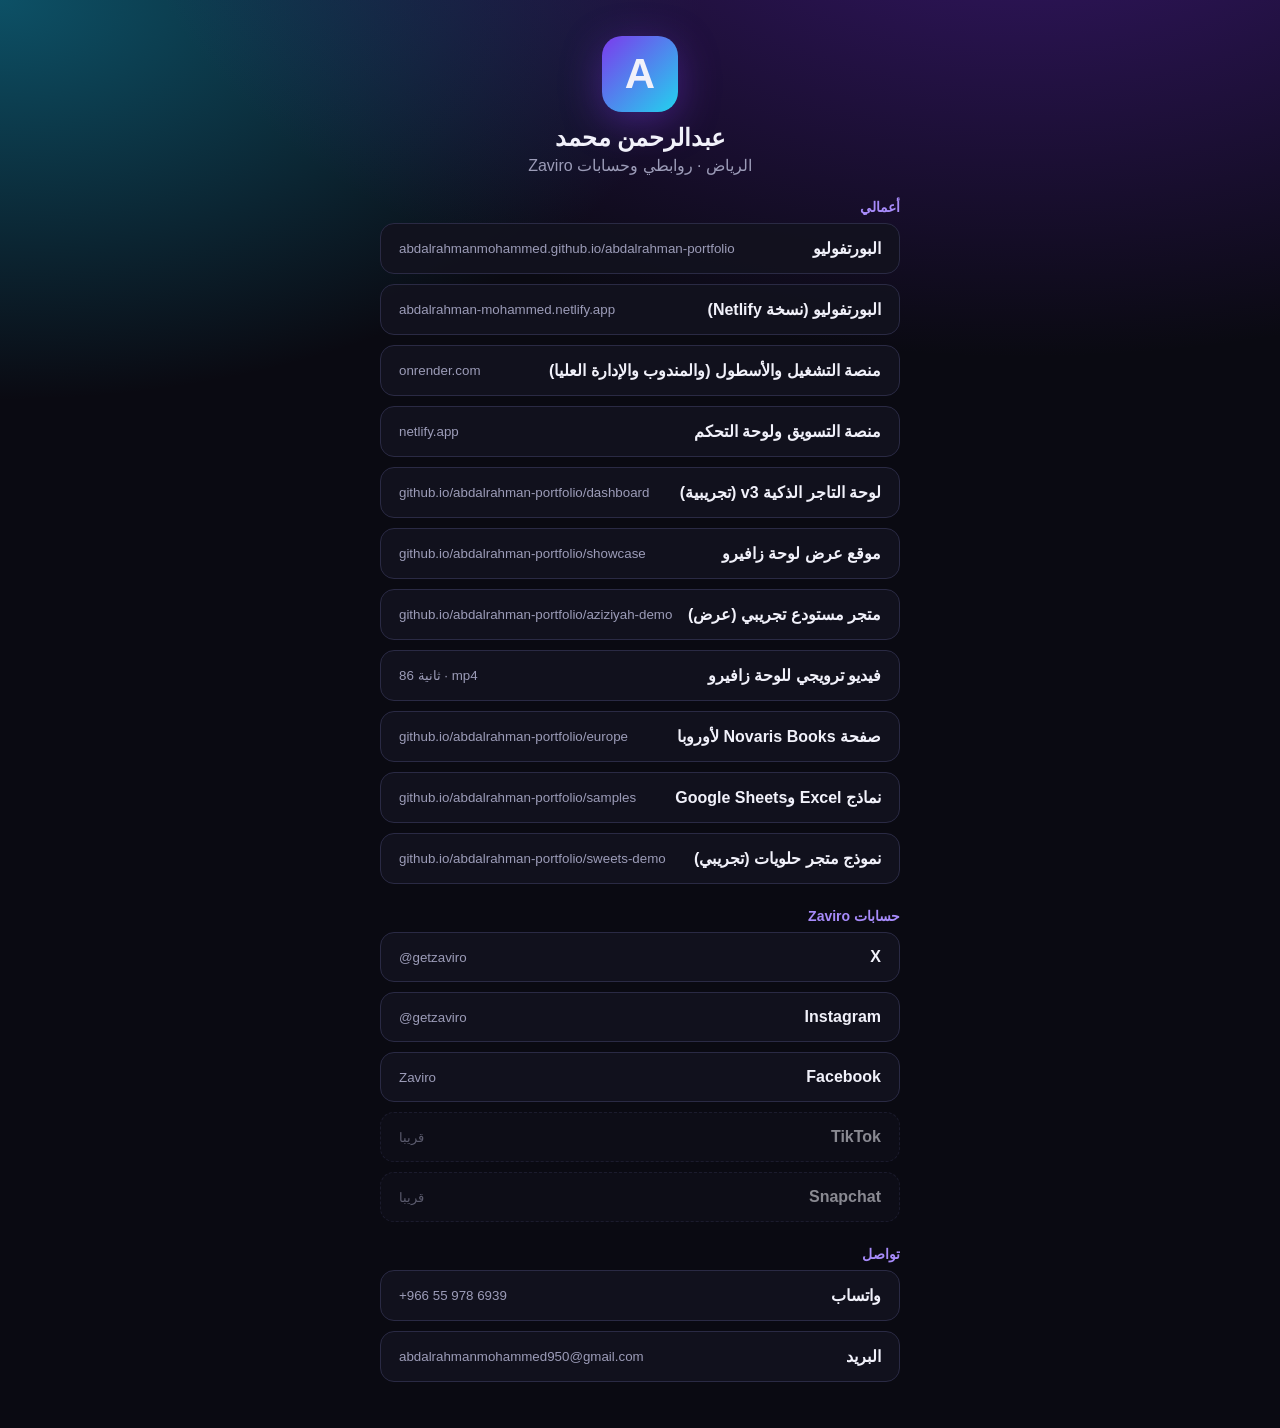
<file: links.html>
<!doctype html>
<html lang="ar" dir="rtl"><head><meta charset="utf-8"><meta name="viewport" content="width=device-width,initial-scale=1">
<title>روابطي | عبدالرحمن محمد و Zaviro</title><meta name="robots" content="noindex">
<meta name="theme-color" content="#0a0a12">
<style>
*{box-sizing:border-box}body{margin:0;min-height:100vh;background:radial-gradient(900px 500px at 80% -10%,#4c1d95aa,transparent),radial-gradient(700px 400px at 0 0,#0e7490aa,transparent),#0a0a12;color:#f1f1fa;font-family:"Segoe UI","Noto Sans Arabic",Tahoma,Arial,sans-serif;padding:36px 18px}
.w{max-width:520px;margin:0 auto}.logo{width:76px;height:76px;border-radius:20px;background:linear-gradient(135deg,#7c3aed,#22d3ee);display:grid;place-items:center;font-size:42px;font-weight:800;margin:0 auto 12px;box-shadow:0 10px 40px #7c3aed66}
h1{text-align:center;margin:0;font-size:24px}p.s{text-align:center;color:#9c9cb8;margin:4px 0 22px}
h2{font-size:14px;color:#a78bfa;margin:24px 0 8px;font-weight:600}
a,.soon{display:flex;justify-content:space-between;align-items:center;gap:10px;background:#12121fe6;border:1px solid #2a2a44;border-radius:14px;padding:15px 18px;margin-bottom:10px;color:#f1f1fa;text-decoration:none;font-weight:600;transition:.2s}
a:hover{border-color:#a78bfa;transform:translateY(-2px)}a small,.soon small{color:#9c9cb8;font-weight:400;direction:ltr}
.soon{opacity:.55;border-style:dashed}
</style><script async src="https://www.googletagmanager.com/gtag/js?id=G-PE51JVJ7R6"></script>
<script>window.dataLayer=window.dataLayer||[];function gtag(){dataLayer.push(arguments)}gtag('js',new Date());gtag('config','G-PE51JVJ7R6');</script>
</head><body><div class="w">
<div class="logo">A</div><h1>عبدالرحمن محمد</h1><p class="s">الرياض · روابطي وحسابات Zaviro</p>
<h2>أعمالي</h2>
<a href="https://abdalrahmanmohammed.github.io/abdalrahman-portfolio/">البورتفوليو <small>abdalrahmanmohammed.github.io/abdalrahman-portfolio</small></a>
<a href="https://abdalrahman-mohammed.netlify.app/">البورتفوليو (نسخة Netlify) <small>abdalrahman-mohammed.netlify.app</small></a>
<a href="https://fleet-operations-center.onrender.com">منصة التشغيل والأسطول (والمندوب والإدارة العليا) <small>onrender.com</small></a>
<a href="https://sahab-souq-social-hub.netlify.app">منصة التسويق ولوحة التحكم <small>netlify.app</small></a>
<a href='https://abdalrahmanmohammed.github.io/abdalrahman-portfolio/dashboard/'>لوحة التاجر الذكية v3 (تجريبية) <small>github.io/abdalrahman-portfolio/dashboard</small></a>
<a href='https://abdalrahmanmohammed.github.io/abdalrahman-portfolio/showcase/'>موقع عرض لوحة زافيرو <small>github.io/abdalrahman-portfolio/showcase</small></a>
<a href='https://abdalrahmanmohammed.github.io/abdalrahman-portfolio/aziziyah-demo/'>متجر مستودع تجريبي (عرض) <small>github.io/abdalrahman-portfolio/aziziyah-demo</small></a>
<a href='https://abdalrahmanmohammed.github.io/abdalrahman-portfolio/media/zaviro-dashboard-promo.mp4'>فيديو ترويجي للوحة زافيرو <small>86 ثانية · mp4</small></a>
<a href='https://abdalrahmanmohammed.github.io/abdalrahman-portfolio/europe/'>صفحة Novaris Books لأوروبا <small>github.io/abdalrahman-portfolio/europe</small></a>
<a href='https://abdalrahmanmohammed.github.io/abdalrahman-portfolio/samples/'>نماذج Excel وGoogle Sheets <small>github.io/abdalrahman-portfolio/samples</small></a>
<a href='https://abdalrahmanmohammed.github.io/abdalrahman-portfolio/sweets-demo/'>نموذج متجر حلويات (تجريبي) <small>github.io/abdalrahman-portfolio/sweets-demo</small></a>
<h2>حسابات Zaviro</h2>
<a href="https://x.com/getzaviro" target="_blank" rel="noopener">X <small>@getzaviro</small></a>
<a href="https://www.instagram.com/getzaviro/" target="_blank" rel="noopener">Instagram <small>@getzaviro</small></a>
<a href="https://www.facebook.com/profile.php?id=61596662503463" target="_blank" rel="noopener">Facebook <small>Zaviro</small></a>
<div class="soon">TikTok <small>قريبا</small></div>
<div class="soon">Snapchat <small>قريبا</small></div>
<h2>تواصل</h2>
<a href="https://wa.me/966559786939" target="_blank" rel="noopener">واتساب <small>+966 55 978 6939</small></a>
<a href="mailto:abdalrahmanmohammed950@gmail.com">البريد <small>abdalrahmanmohammed950@gmail.com</small></a>
</div></body></html>
</file>
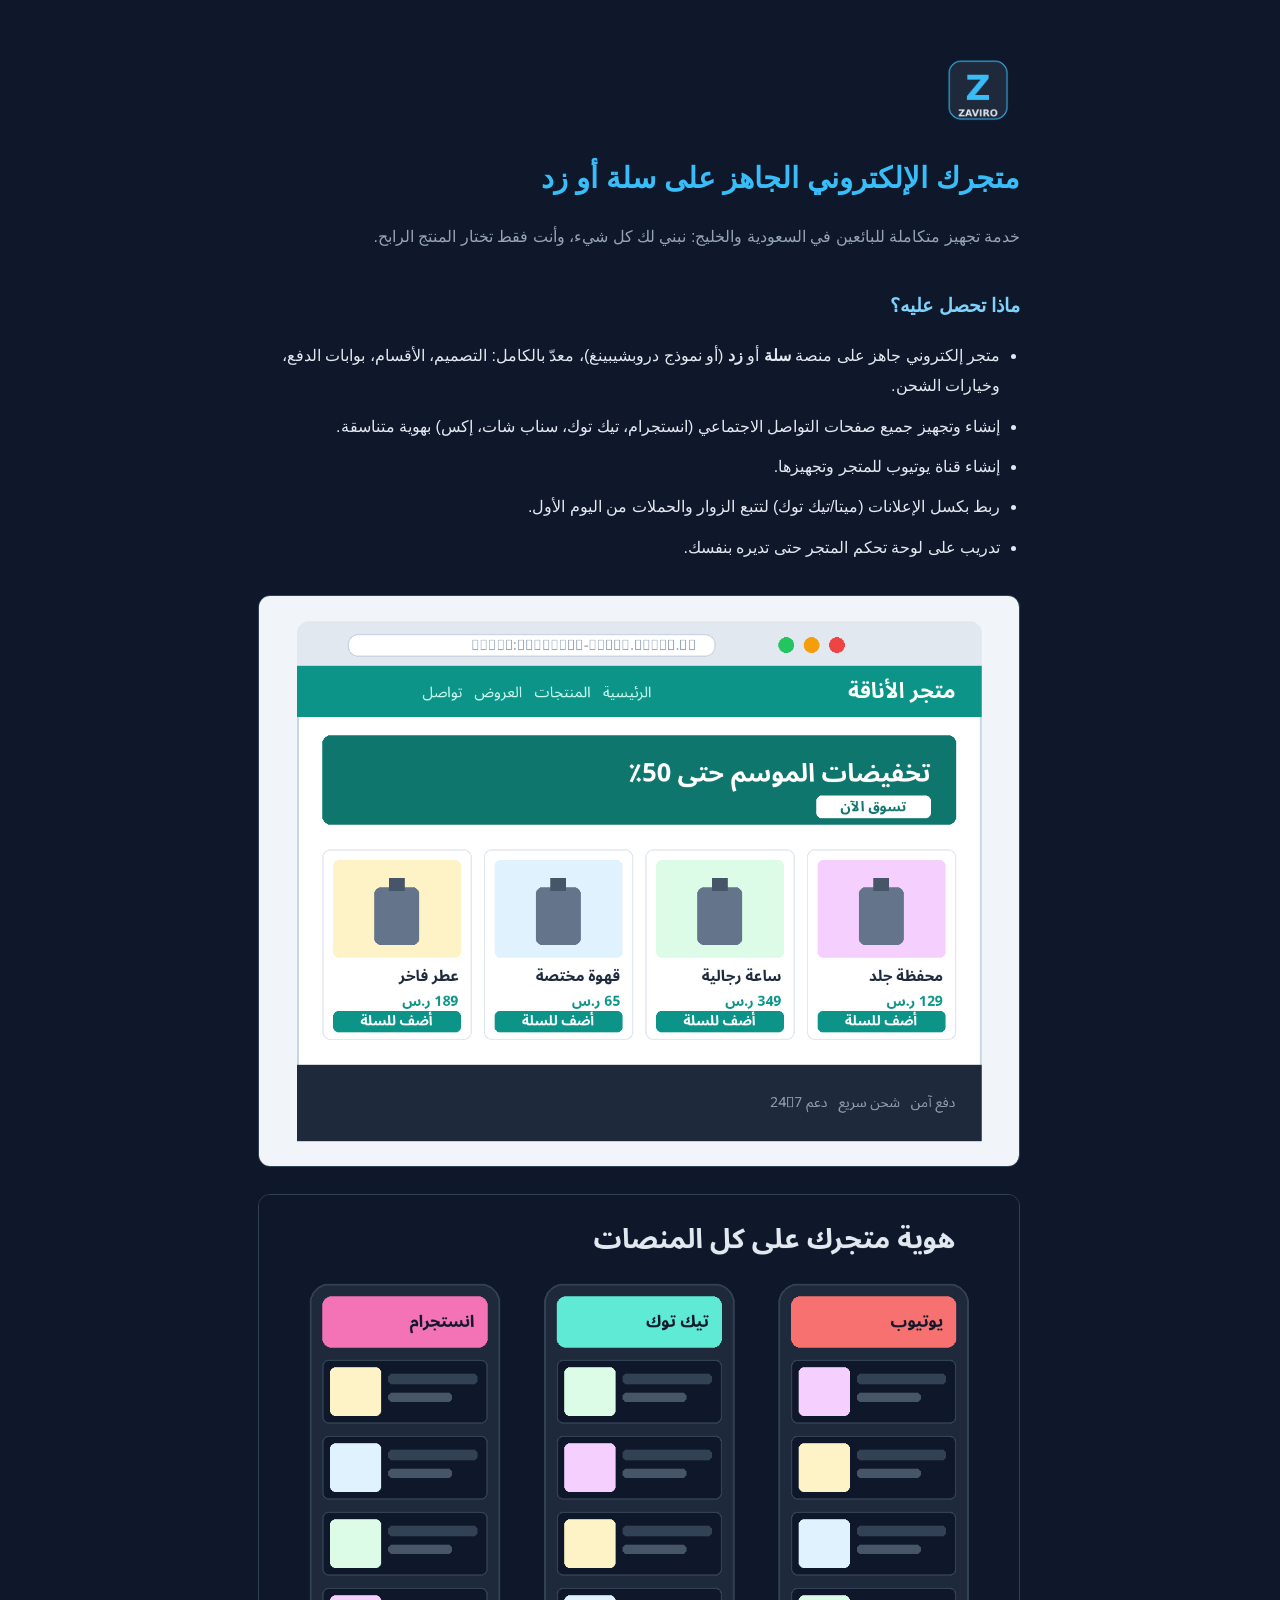
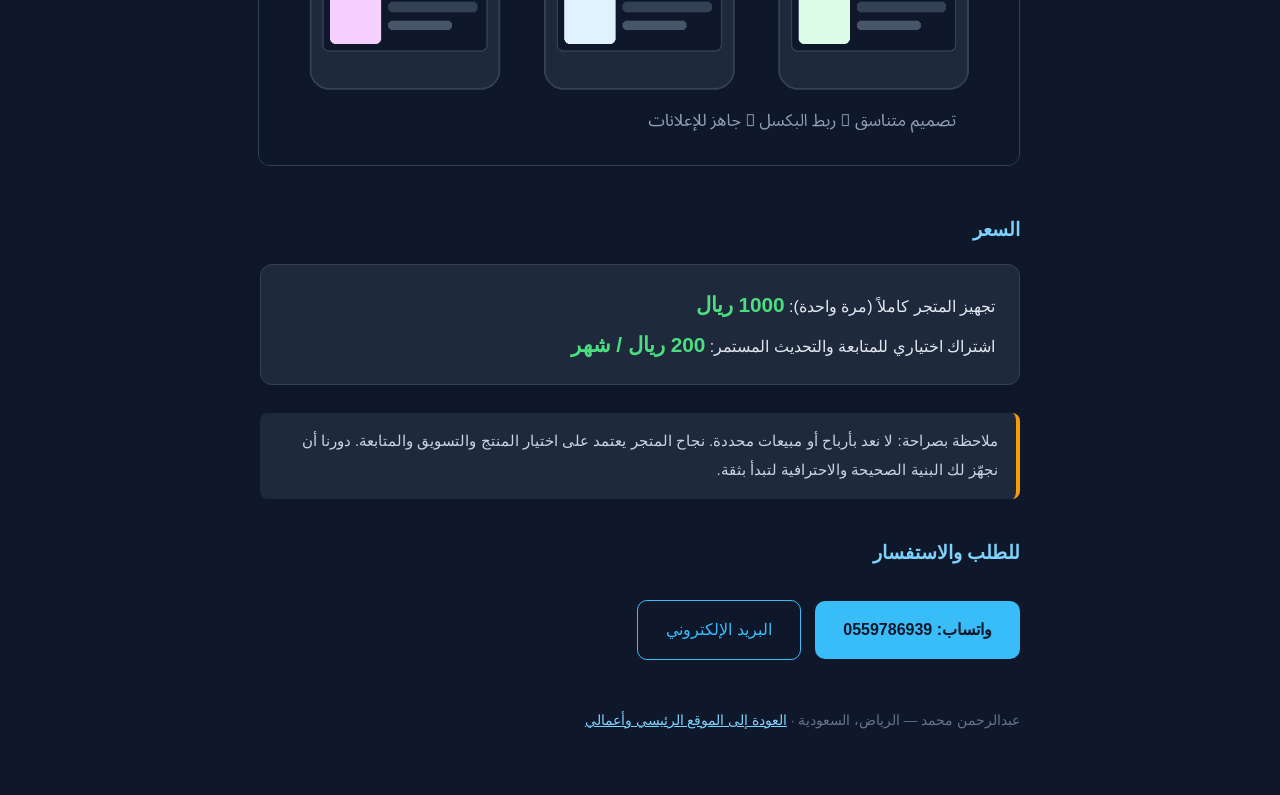
<file: store-offer.html>
<!DOCTYPE html>
<html lang="ar" dir="rtl">
<head>
<meta charset="UTF-8">
<meta name="viewport" content="width=device-width, initial-scale=1.0">
<title>متجرك الإلكتروني الجاهز على سلة أو زد | عبدالرحمن محمد</title>
<style>
  body{margin:0;font-family:'Segoe UI',Tahoma,Arial,sans-serif;background:#0f172a;color:#e2e8f0;line-height:1.9}
  .wrap{max-width:760px;margin:0 auto;padding:48px 20px}
  h1{color:#38bdf8;font-size:1.8rem;margin-bottom:8px}
  h2{color:#7dd3fc;font-size:1.2rem;margin-top:36px}
  .sub{color:#94a3b8;margin-bottom:24px}
  ul{padding-right:20px}
  li{margin-bottom:10px}
  .price{background:#1e293b;border:1px solid #334155;border-radius:12px;padding:20px 24px;margin-top:12px}
  .price b{color:#4ade80;font-size:1.3rem}
  .note{background:#1e293b;border-right:4px solid #f59e0b;border-radius:8px;padding:14px 18px;color:#cbd5e1;font-size:.95rem;margin-top:28px}
  .cta{display:inline-block;background:#38bdf8;color:#0f172a;font-weight:700;text-decoration:none;padding:14px 28px;border-radius:10px;margin-top:12px}
  .cta2{display:inline-block;border:1px solid #38bdf8;color:#38bdf8;text-decoration:none;padding:14px 28px;border-radius:10px;margin-top:12px;margin-right:10px}
  footer{margin-top:48px;color:#64748b;font-size:.85rem}
  a.back{color:#7dd3fc}
</style>
</head>
<body>
<div class="wrap">
  <img src="[data-uri]" alt="Zaviro" style="width:84px;height:84px;border-radius:18px;display:block;margin-bottom:16px">
  <h1>متجرك الإلكتروني الجاهز على سلة أو زد</h1>
  <p class="sub">خدمة تجهيز متكاملة للبائعين في السعودية والخليج: نبني لك كل شيء، وأنت فقط تختار المنتج الرابح.</p>

  <h2>ماذا تحصل عليه؟</h2>
  <ul>
    <li>متجر إلكتروني جاهز على منصة <b>سلة</b> أو <b>زد</b> (أو نموذج دروبشيبينغ)، معدّ بالكامل: التصميم، الأقسام، بوابات الدفع، وخيارات الشحن.</li>
    <li>إنشاء وتجهيز جميع صفحات التواصل الاجتماعي (انستجرام، تيك توك، سناب شات، إكس) بهوية متناسقة.</li>
    <li>إنشاء قناة يوتيوب للمتجر وتجهيزها.</li>
    <li>ربط بكسل الإعلانات (ميتا/تيك توك) لتتبع الزوار والحملات من اليوم الأول.</li>
    <li>تدريب على لوحة تحكم المتجر حتى تديره بنفسك.</li>
  </ul>

  <img src="[data-uri]" alt="نموذج متجر إلكتروني" style="width:100%;border-radius:12px;border:1px solid #334155;margin-top:16px">
  <img src="[data-uri]" alt="نموذج صفحات التواصل" style="width:100%;border-radius:12px;border:1px solid #334155;margin-top:16px">

  <h2>السعر</h2>
  <div class="price">
    <div>تجهيز المتجر كاملاً (مرة واحدة): <b>1000 ريال</b></div>
    <div>اشتراك اختياري للمتابعة والتحديث المستمر: <b>200 ريال / شهر</b></div>
  </div>

  <div class="note">
    ملاحظة بصراحة: لا نعد بأرباح أو مبيعات محددة. نجاح المتجر يعتمد على اختيار المنتج والتسويق والمتابعة. دورنا أن نجهّز لك البنية الصحيحة والاحترافية لتبدأ بثقة.
  </div>

  <h2>للطلب والاستفسار</h2>
  <a class="cta" href="https://wa.me/966559786939">واتساب: 0559786939</a>
  <a class="cta2" href="mailto:abdalrahmanmohammed950@gmail.com">البريد الإلكتروني</a>

  <footer>
    <p>عبدالرحمن محمد — الرياض، السعودية · <a class="back" href="https://abdalrahmanmohammed.github.io/abdalrahman-portfolio/">العودة إلى الموقع الرئيسي وأعمالي</a></p>
  </footer>
</div>
</body>
</html>
</file>
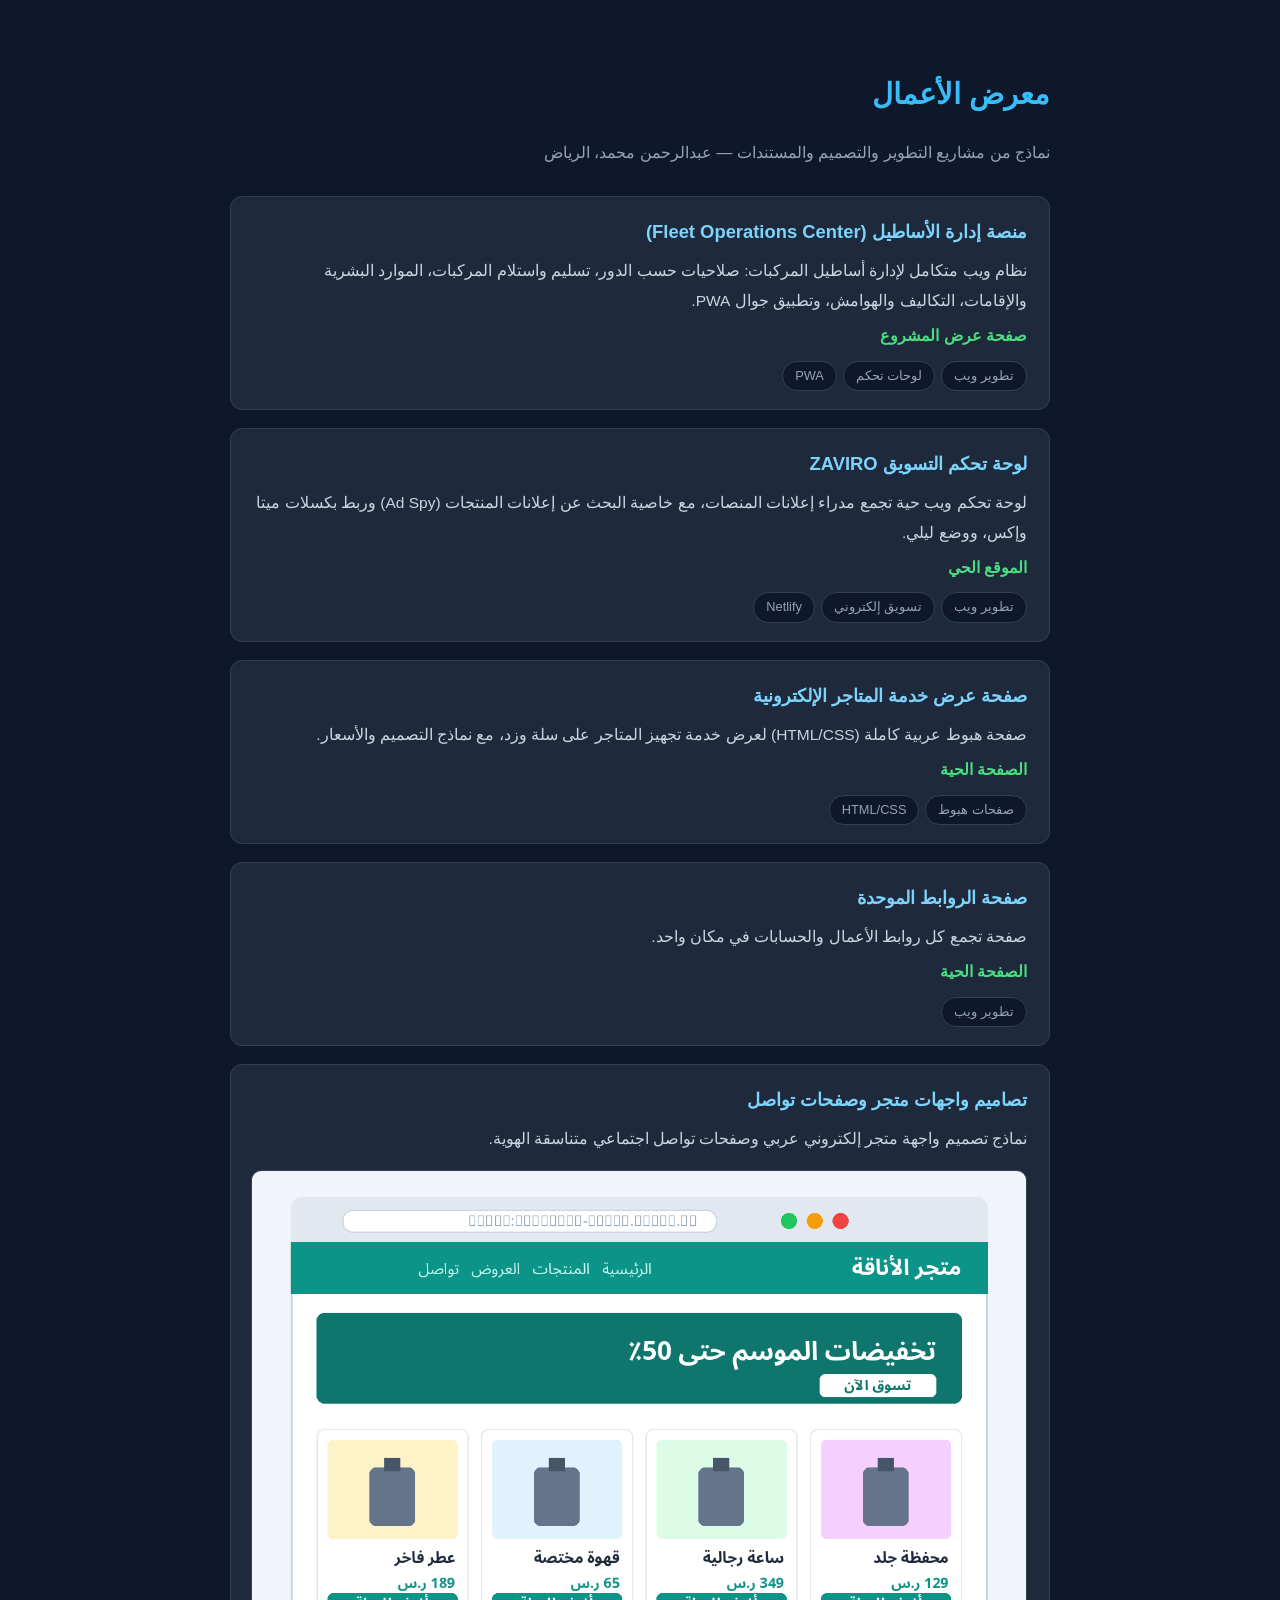
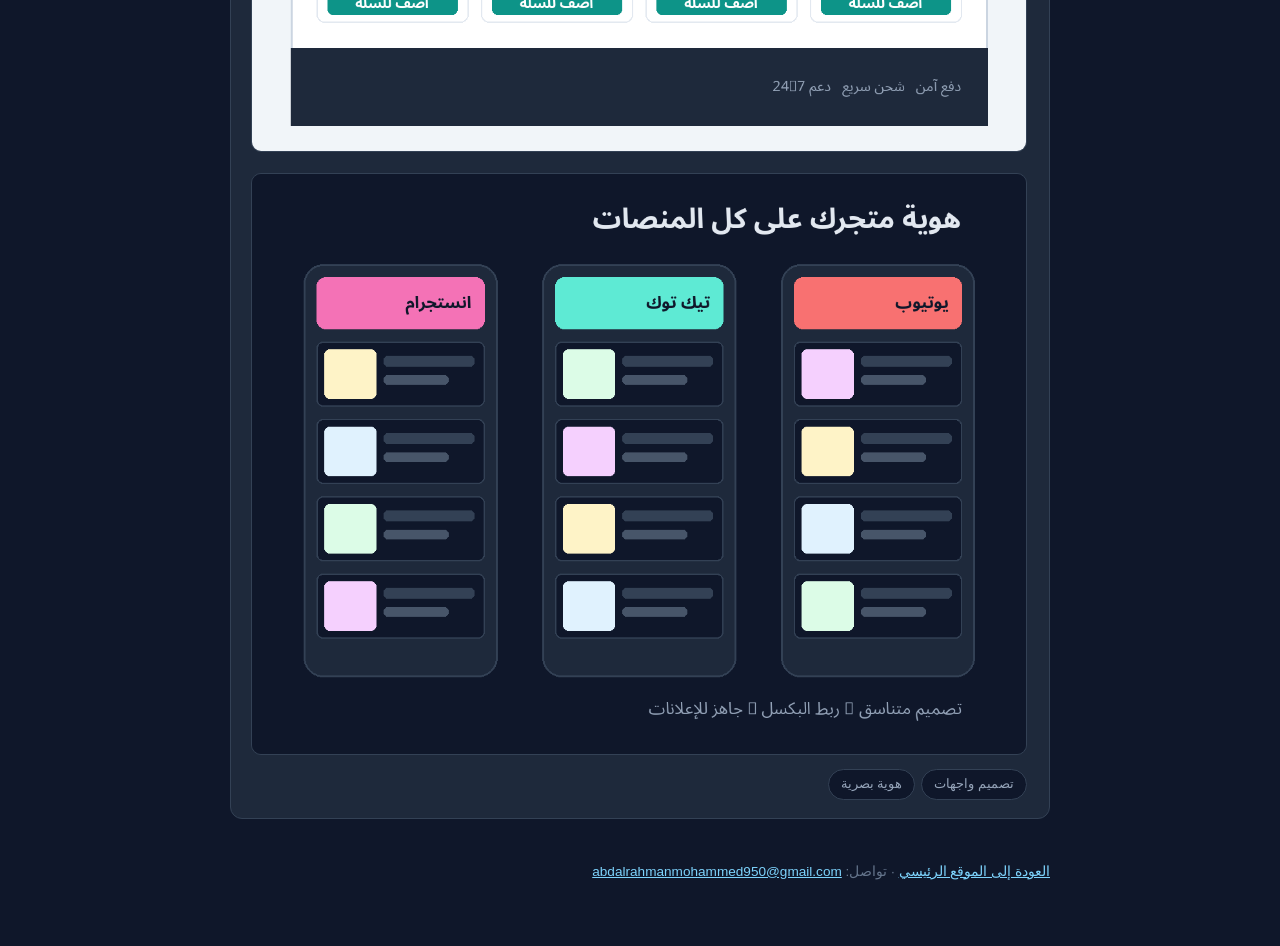
<file: works.html>
<!DOCTYPE html>
<html lang="ar" dir="rtl">
<head>
<meta charset="UTF-8">
<meta name="viewport" content="width=device-width, initial-scale=1.0">
<title>معرض الأعمال | عبدالرحمن محمد</title>
<style>
  body{margin:0;font-family:'Segoe UI',Tahoma,Arial,sans-serif;background:#0f172a;color:#e2e8f0;line-height:1.9}
  .wrap{max-width:820px;margin:0 auto;padding:48px 20px}
  h1{color:#38bdf8;font-size:1.8rem;margin-bottom:6px}
  .sub{color:#94a3b8;margin-bottom:28px}
  .card{background:#1e293b;border:1px solid #334155;border-radius:12px;padding:18px 22px;margin-bottom:18px}
  .card h2{color:#7dd3fc;font-size:1.15rem;margin:0 0 6px}
  .card p{margin:6px 0;color:#cbd5e1;font-size:.97rem}
  .card a{color:#4ade80;text-decoration:none;font-weight:600}
  .tags span{display:inline-block;background:#0f172a;border:1px solid #334155;border-radius:20px;padding:2px 12px;font-size:.8rem;color:#94a3b8;margin:4px 0 0 6px}
  img.work{width:100%;border-radius:10px;border:1px solid #334155;margin-top:10px}
  footer{margin-top:40px;color:#64748b;font-size:.85rem}
  a.back{color:#7dd3fc}
</style>
</head>
<body>
<div class="wrap">
  <h1>معرض الأعمال</h1>
  <p class="sub">نماذج من مشاريع التطوير والتصميم والمستندات — عبدالرحمن محمد، الرياض</p>

  <div class="card">
    <h2>منصة إدارة الأساطيل (Fleet Operations Center)</h2>
    <p>نظام ويب متكامل لإدارة أساطيل المركبات: صلاحيات حسب الدور، تسليم واستلام المركبات، الموارد البشرية والإقامات، التكاليف والهوامش، وتطبيق جوال PWA.</p>
    <p><a href="https://abdalrahmanmohammed.github.io/abdalrahman-portfolio/">صفحة عرض المشروع</a></p>
    <div class="tags"><span>تطوير ويب</span><span>لوحات تحكم</span><span>PWA</span></div>
  </div>

  <div class="card">
    <h2>لوحة تحكم التسويق ZAVIRO</h2>
    <p>لوحة تحكم ويب حية تجمع مدراء إعلانات المنصات، مع خاصية البحث عن إعلانات المنتجات (Ad Spy) وربط بكسلات ميتا وإكس، ووضع ليلي.</p>
    <p><a href="https://sahab-souq-social-hub.netlify.app">الموقع الحي</a></p>
    <div class="tags"><span>تطوير ويب</span><span>تسويق إلكتروني</span><span>Netlify</span></div>
  </div>

  <div class="card">
    <h2>صفحة عرض خدمة المتاجر الإلكترونية</h2>
    <p>صفحة هبوط عربية كاملة (HTML/CSS) لعرض خدمة تجهيز المتاجر على سلة وزد، مع نماذج التصميم والأسعار.</p>
    <p><a href="https://abdalrahmanmohammed.github.io/abdalrahman-portfolio/store-offer.html">الصفحة الحية</a></p>
    <div class="tags"><span>صفحات هبوط</span><span>HTML/CSS</span></div>
  </div>

  <div class="card">
    <h2>صفحة الروابط الموحدة</h2>
    <p>صفحة تجمع كل روابط الأعمال والحسابات في مكان واحد.</p>
    <p><a href="https://abdalrahmanmohammed.github.io/abdalrahman-portfolio/links.html">الصفحة الحية</a></p>
    <div class="tags"><span>تطوير ويب</span></div>
  </div>

  <div class="card">
    <h2>تصاميم واجهات متجر وصفحات تواصل</h2>
    <p>نماذج تصميم واجهة متجر إلكتروني عربي وصفحات تواصل اجتماعي متناسقة الهوية.</p>
    <img class="work" src="[data-uri]" alt="تصميم واجهة متجر إلكتروني">
    <img class="work" src="[data-uri]" alt="تصميم صفحات التواصل">
    <div class="tags"><span>تصميم واجهات</span><span>هوية بصرية</span></div>
  </div>

  <footer>
    <p><a class="back" href="https://abdalrahmanmohammed.github.io/abdalrahman-portfolio/">العودة إلى الموقع الرئيسي</a> · تواصل: <a class="back" href="mailto:abdalrahmanmohammed950@gmail.com">abdalrahmanmohammed950@gmail.com</a></p>
  </footer>
</div>
</body>
</html>
</file>
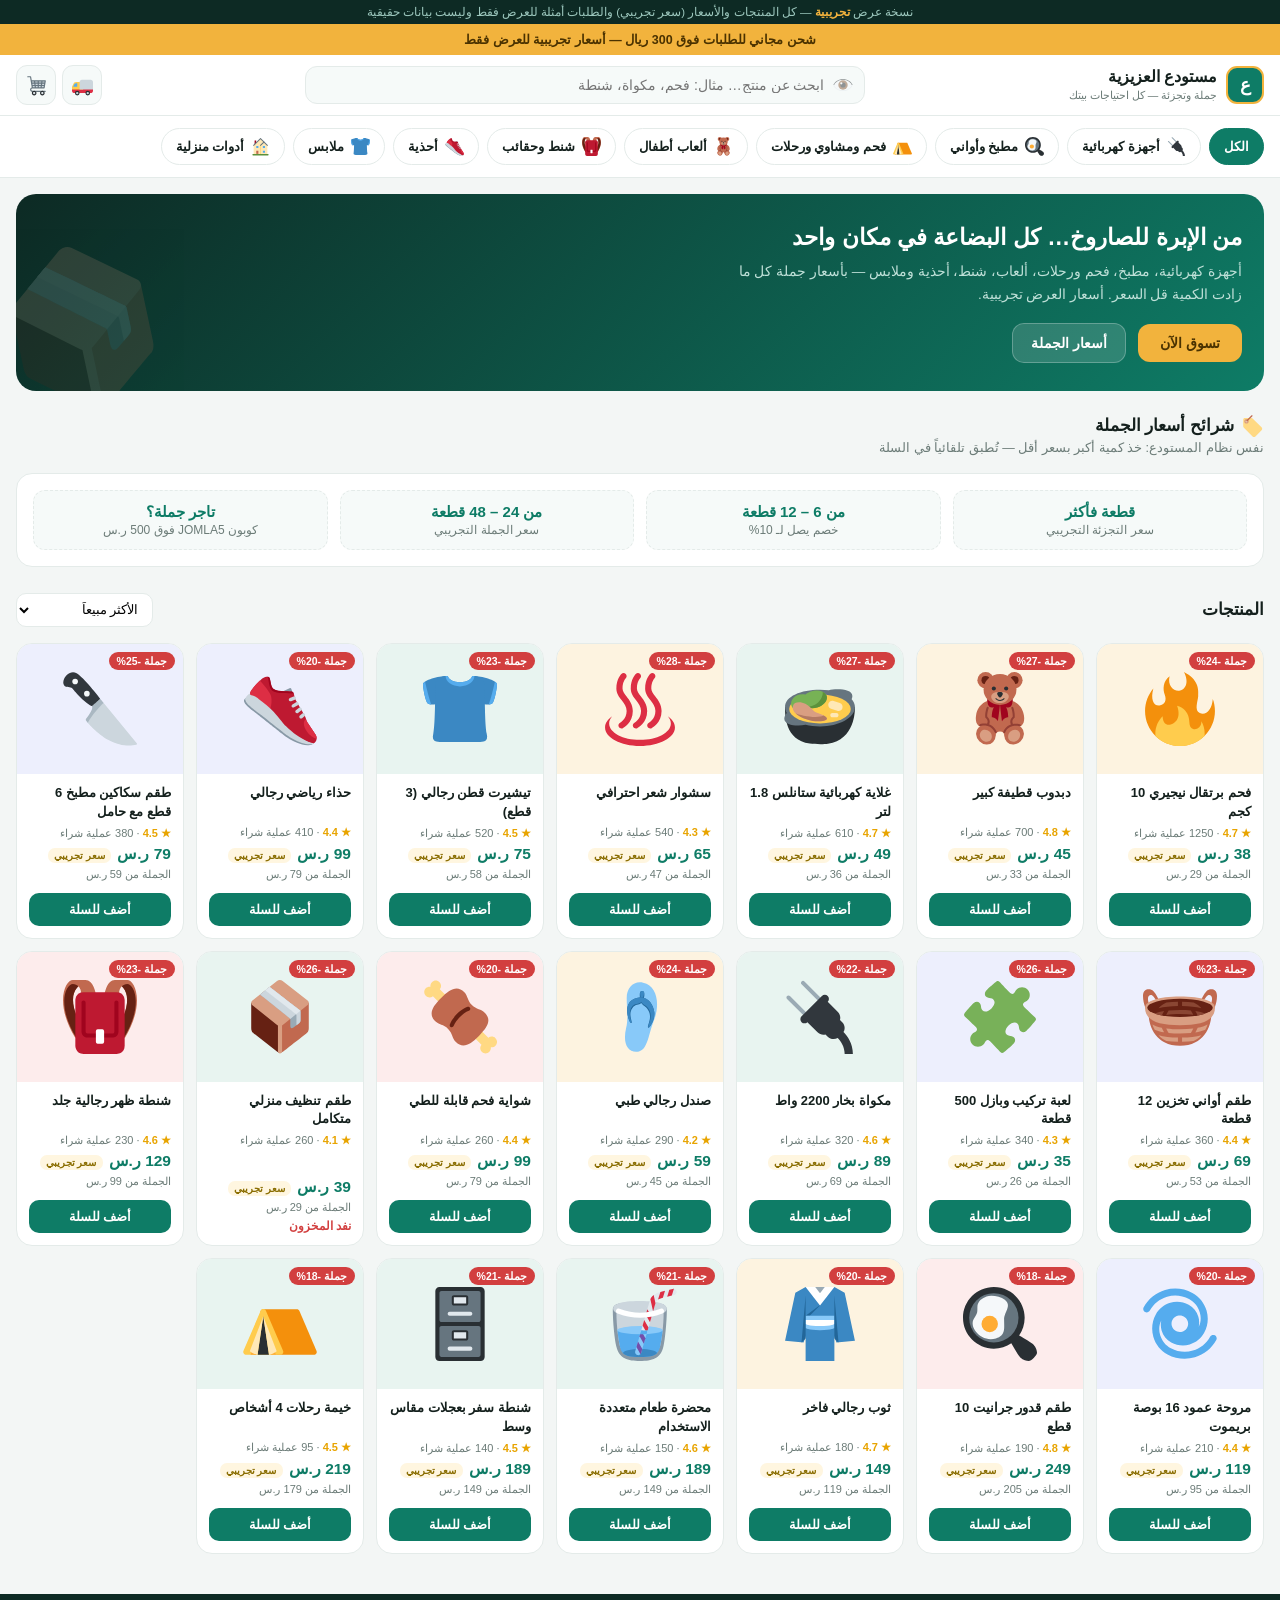
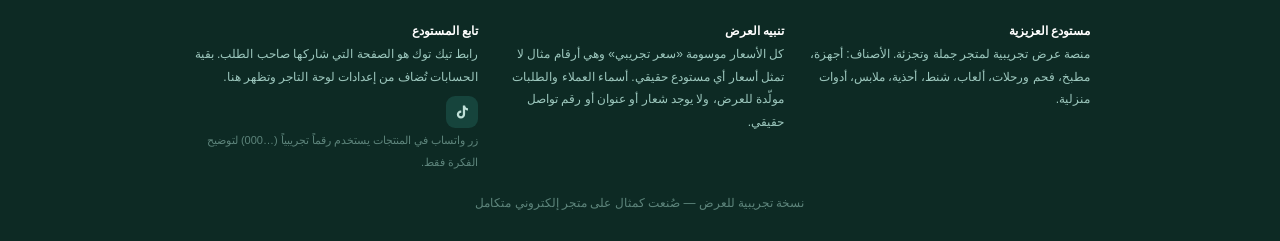
<file: aziziyah-demo/store.html>
<!DOCTYPE html>
<html lang="ar" dir="rtl">
<head>
<meta charset="UTF-8">
<meta name="viewport" content="width=device-width, initial-scale=1.0, viewport-fit=cover">
<title>متجر العزيزية — تسوق بالجملة والتجزئة (نسخة تجريبية)</title>
<style>
:root{--brand:#0E7C66;--brand2:#0a5f4e;--gold:#F2B33D;--bg:#F3F6F5;--card:#fff;--ink:#14201D;--muted:#6C7C78;--ok:#12A15F;--warn:#C77400;--bad:#D23F3F;--line:#E4EBE9;--soft:#F6FAF9}
*{margin:0;padding:0;box-sizing:border-box;-webkit-tap-highlight-color:transparent}
html{scroll-behavior:smooth}
body{font-family:"Segoe UI",Tahoma,"Noto Sans Arabic",Arial,sans-serif;background:var(--bg);color:var(--ink);font-size:14px;padding-bottom:72px}
button{font-family:inherit;cursor:pointer;border:none;background:none}
img{-webkit-user-drag:none}
.hide{display:none!important}
.demo-strip{background:#0d2a24;color:#9cc7bd;text-align:center;font-size:11.5px;padding:5px 10px}
.demo-strip b{color:var(--gold)}
.announce{background:var(--gold);color:#4a3200;text-align:center;font-weight:700;font-size:12.5px;padding:8px 12px}
header.top{position:sticky;top:0;z-index:50;background:#fff;border-bottom:1px solid var(--line);padding:10px 16px;display:flex;align-items:center;gap:12px}
.brand{display:flex;align-items:center;gap:9px;flex-shrink:0}
.brand .z{width:38px;height:38px;border-radius:11px;background:var(--brand);color:#fff;display:flex;align-items:center;justify-content:center;font-weight:800;font-size:18px;border:2px solid var(--gold)}
.brand b{font-size:16px;display:block;line-height:1.1}
.brand small{font-size:10.5px;color:var(--muted)}
.searchwrap{flex:1;position:relative;max-width:560px;margin:0 auto}
.searchwrap input{width:100%;padding:10px 40px 10px 14px;border:1.5px solid var(--line);border-radius:12px;font-size:14px;font-family:inherit;background:var(--soft)}
.searchwrap input:focus{outline:none;border-color:var(--brand)}
.searchwrap .sic{position:absolute;right:12px;top:50%;transform:translateY(-50%);width:20px;height:20px;opacity:.5}
.hdr-actions{display:flex;align-items:center;gap:6px;flex-shrink:0}
.iconbtn{position:relative;width:40px;height:40px;border-radius:11px;background:var(--soft);border:1px solid var(--line);display:flex;align-items:center;justify-content:center}
.iconbtn img{width:21px;height:21px}
.iconbtn .cnt{position:absolute;top:-6px;left:-6px;background:var(--bad);color:#fff;font-size:10.5px;font-weight:700;min-width:18px;height:18px;border-radius:9px;display:flex;align-items:center;justify-content:center;padding:0 4px}
nav.cats{display:flex;gap:8px;overflow-x:auto;padding:12px 16px;background:#fff;border-bottom:1px solid var(--line);scrollbar-width:none}
nav.cats::-webkit-scrollbar{display:none}
.chip{flex-shrink:0;display:flex;align-items:center;gap:7px;padding:8px 14px;border-radius:22px;border:1.5px solid var(--line);background:#fff;font-size:13px;font-weight:600;color:var(--ink);white-space:nowrap}
.chip img{width:19px;height:19px}
.chip.on{background:var(--brand);color:#fff;border-color:var(--brand)}
.hero{margin:16px;border-radius:20px;background:linear-gradient(135deg,#0d2a24,#0E7C66);color:#fff;padding:28px 22px;position:relative;overflow:hidden}
.hero h1{font-size:23px;margin-bottom:8px;line-height:1.35}
.hero p{color:#BFE0D8;font-size:13.5px;margin-bottom:16px;max-width:520px;line-height:1.7}
.hero .cta{background:var(--gold);color:#4a3200;font-weight:800;padding:11px 22px;border-radius:12px;font-size:14px}
.hero .whis{background:rgba(255,255,255,.14);color:#fff;font-weight:700;padding:11px 18px;border-radius:12px;font-size:13.5px;margin-right:8px;border:1px solid rgba(255,255,255,.25)}
.hero .bgimg{position:absolute;left:-18px;bottom:-24px;width:170px;height:170px;opacity:.16;transform:rotate(-12deg)}
.sec{padding:8px 16px 4px}
.sec h2{font-size:17px;display:flex;align-items:center;gap:8px}
.sec h2 img{width:22px;height:22px}
.sec .sub{color:var(--muted);font-size:12.5px;margin-top:3px}
.tierband{margin:14px 16px;background:#fff;border:1px solid var(--line);border-radius:16px;padding:16px;display:grid;grid-template-columns:repeat(auto-fit,minmax(150px,1fr));gap:12px}
.tierband .tb{text-align:center;padding:12px 8px;border-radius:12px;background:var(--soft);border:1.5px dashed var(--line)}
.tierband .tb b{color:var(--brand);font-size:15px;display:block}
.tierband .tb span{font-size:12px;color:var(--muted)}
.toolbar{display:flex;align-items:center;gap:8px;padding:12px 16px 4px;flex-wrap:wrap}
.toolbar select{padding:8px 10px;border:1.5px solid var(--line);border-radius:10px;font-family:inherit;font-size:12.5px;background:#fff}
.grid{display:grid;grid-template-columns:repeat(auto-fill,minmax(165px,1fr));gap:12px;padding:12px 16px}
.card{background:#fff;border:1px solid var(--line);border-radius:16px;overflow:hidden;cursor:pointer;transition:transform .15s,box-shadow .15s;display:flex;flex-direction:column}
.card:hover{transform:translateY(-2px);box-shadow:0 6px 18px rgba(20,32,29,.09)}
.card .ph{height:130px;display:flex;align-items:center;justify-content:center;position:relative}
.card .ph img{width:74px;height:74px}
.card .ph .off{position:absolute;top:8px;right:8px;background:var(--bad);color:#fff;font-size:10.5px;font-weight:700;padding:3px 8px;border-radius:10px}
.card .ph .wtag{position:absolute;top:8px;left:8px;background:#0d2a24;color:var(--gold);font-size:10px;font-weight:700;padding:3px 7px;border-radius:9px}
.card .bd{padding:10px 12px 12px;display:flex;flex-direction:column;gap:5px;flex:1}
.card .nm{font-size:13px;font-weight:700;line-height:1.45;min-height:37px}
.card .rt{font-size:11px;color:var(--muted)}
.card .rt b{color:#e8a400}
.price-row{display:flex;align-items:baseline;gap:6px;margin-top:auto}
.price{color:var(--brand);font-weight:800;font-size:15.5px}
.demo-tag{font-size:9.5px;background:#FFF6E0;color:#8a6d00;padding:2px 6px;border-radius:7px;font-weight:700}
.addbtn{margin-top:7px;background:var(--brand);color:#fff;font-weight:700;padding:9px;border-radius:10px;font-size:12.5px;width:100%}
.addbtn:disabled{background:#c9d4d1;cursor:not-allowed}
.oos{color:var(--bad);font-size:11.5px;font-weight:700}
footer{background:#0d2a24;color:#9cc7bd;margin-top:28px;padding:26px 16px;font-size:12px;line-height:1.9}
footer b{color:#fff}
footer .cols{display:grid;grid-template-columns:repeat(auto-fit,minmax(190px,1fr));gap:18px;max-width:900px;margin:0 auto}
.socbtn{display:inline-flex;width:32px;height:32px;border-radius:9px;background:#16443c;color:#BFE0D8;align-items:center;justify-content:center;text-decoration:none}
.socbtn:hover{background:var(--brand);color:#fff}
/* drawers & modals */
.overlay{position:fixed;inset:0;background:rgba(13,42,36,.45);z-index:90;opacity:0;pointer-events:none;transition:opacity .2s}
.overlay.show{opacity:1;pointer-events:auto}
.drawer{position:fixed;top:0;left:0;height:100dvh;width:min(420px,100%);background:#fff;z-index:100;transform:translateX(-105%);transition:transform .25s ease;display:flex;flex-direction:column}
.drawer.show{transform:none}
.drawer .dh{padding:15px 16px;border-bottom:1px solid var(--line);display:flex;align-items:center;justify-content:space-between}
.drawer .dh b{font-size:15.5px}
.xbtn{width:32px;height:32px;border-radius:9px;background:var(--soft);font-size:16px;color:var(--muted)}
.citems{flex:1;overflow:auto;padding:10px 16px}
.citem{display:flex;gap:11px;padding:12px 0;border-bottom:1px solid var(--line)}
.citem .im{width:60px;height:60px;border-radius:12px;display:flex;align-items:center;justify-content:center;flex-shrink:0}
.citem .im img{width:36px;height:36px}
.citem .inf{flex:1;min-width:0}
.citem .inf b{font-size:13px;display:block}
.citem .inf small{color:var(--muted);font-size:11.5px}
.qty{display:flex;align-items:center;gap:2px;margin-top:6px}
.qty button{width:27px;height:27px;border-radius:8px;background:var(--soft);border:1px solid var(--line);font-size:15px;font-weight:700}
.qty span{min-width:32px;text-align:center;font-weight:700;font-size:13px}
.citem .pr{text-align:left;font-weight:800;color:var(--brand);font-size:13.5px;white-space:nowrap}
.rm{color:var(--bad);font-size:11px;margin-top:6px}
.coupon-row{display:flex;gap:8px;padding:12px 16px 4px}
.coupon-row input{flex:1;padding:10px 12px;border:1.5px dashed var(--line);border-radius:10px;font-family:inherit;font-size:13px}
.coupon-row button{background:#0d2a24;color:var(--gold);font-weight:700;padding:0 16px;border-radius:10px;font-size:12.5px}
.tots{padding:12px 16px;border-top:1px solid var(--line);background:var(--soft)}
.tots .r{display:flex;justify-content:space-between;font-size:13px;padding:3px 0;color:var(--muted)}
.tots .r.big{font-size:16px;font-weight:800;color:var(--ink);border-top:1px dashed var(--line);margin-top:6px;padding-top:8px}
.checkoutbtn{margin:12px 16px 16px;background:var(--brand);color:#fff;font-weight:800;padding:14px;border-radius:13px;font-size:15px;text-align:center}
/* product modal */
.pmodal{position:fixed;inset:0;z-index:110;background:#fff;overflow:auto;transform:translateY(4%);opacity:0;pointer-events:none;transition:all .22s}
.pmodal.show{transform:none;opacity:1;pointer-events:auto}
.pmodal .pbar{position:sticky;top:0;background:#fff;z-index:5;padding:10px 16px;display:flex;align-items:center;justify-content:space-between;border-bottom:1px solid var(--line)}
.pwrap{max-width:920px;margin:0 auto;padding:16px;display:grid;grid-template-columns:1fr;gap:18px}
@media(min-width:760px){.pwrap{grid-template-columns:1.05fr 1fr}}
.gal .main{height:300px;border-radius:18px;display:flex;align-items:center;justify-content:center}
.gal .main img{width:150px;height:150px}
.gal .thumbs{display:flex;gap:8px;margin-top:10px}
.gal .thumbs div{width:64px;height:64px;border-radius:12px;border:2px solid transparent;cursor:pointer;display:flex;align-items:center;justify-content:center}
.gal .thumbs div.on{border-color:var(--brand)}
.gal .thumbs img{width:36px;height:36px}
.pinfo h1{font-size:20px;line-height:1.4}
.pinfo .rt{font-size:12.5px;color:var(--muted);margin:6px 0}
.pinfo .rt b{color:#e8a400}
.pinfo .pr{display:flex;align-items:baseline;gap:8px;margin:10px 0}
.pinfo .pr .price{font-size:26px}
.pinfo .desc{color:var(--muted);font-size:13px;line-height:1.8}
.tiertable{margin:12px 0;border:1px solid var(--line);border-radius:12px;overflow:hidden}
.tiertable table{width:100%;border-collapse:collapse;font-size:12.5px}
.tiertable th{background:var(--soft);padding:8px;text-align:right;color:var(--muted);font-weight:700}
.tiertable td{padding:8px;border-top:1px solid var(--line)}
.tiertable td.p{color:var(--brand);font-weight:800}
.varrow{display:flex;gap:8px;flex-wrap:wrap;margin:8px 0}
.varopt{padding:8px 15px;border:1.5px solid var(--line);border-radius:10px;font-size:12.5px;font-weight:600;background:#fff}
.varopt.on{border-color:var(--brand);background:#E8F4F0;color:var(--brand);font-weight:700}
.buyrow{display:flex;gap:9px;margin-top:14px;flex-wrap:wrap}
.buyrow .b1{flex:1;min-width:150px;background:var(--brand);color:#fff;font-weight:800;padding:13px;border-radius:12px;font-size:14.5px}
.buyrow .wa{flex:1;min-width:150px;background:#1FA855;color:#fff;font-weight:800;padding:13px;border-radius:12px;font-size:14px;display:flex;align-items:center;justify-content:center;gap:7px}
.stocknote{font-size:12px;margin-top:8px}
.stocknote.ok{color:var(--ok)}.stocknote.low{color:var(--warn)}.stocknote.out{color:var(--bad)}
.rel h3{font-size:15px;margin:22px 0 10px}
/* checkout */
.comodal{position:fixed;inset:0;z-index:120;background:var(--bg);overflow:auto;transform:translateY(4%);opacity:0;pointer-events:none;transition:all .22s}
.comodal.show{transform:none;opacity:1;pointer-events:auto}
.cowrap{max-width:640px;margin:0 auto;padding:16px}
.steps{display:flex;gap:6px;margin:14px 0}
.steps div{flex:1;text-align:center;font-size:11.5px;color:var(--muted);padding-bottom:8px;border-bottom:3px solid var(--line);font-weight:600}
.steps div.on{color:var(--brand);border-color:var(--brand);font-weight:800}
.panel{background:#fff;border:1px solid var(--line);border-radius:16px;padding:18px}
.fld{margin-bottom:12px}
.fld label{display:block;font-size:12.5px;font-weight:700;margin-bottom:5px}
.fld input,.fld select,.fld textarea{width:100%;padding:11px 12px;border:1.5px solid var(--line);border-radius:11px;font-family:inherit;font-size:13.5px;background:var(--soft)}
.fld input:focus,.fld select:focus{outline:none;border-color:var(--brand)}
.opt{display:flex;align-items:center;gap:10px;padding:13px;border:1.5px solid var(--line);border-radius:12px;margin-bottom:9px;cursor:pointer;background:#fff}
.opt.on{border-color:var(--brand);background:#E8F4F0}
.opt .dot{width:18px;height:18px;border-radius:50%;border:2px solid var(--line);flex-shrink:0;position:relative}
.opt.on .dot{border-color:var(--brand)}
.opt.on .dot::after{content:'';position:absolute;inset:3px;background:var(--brand);border-radius:50%}
.opt b{font-size:13.5px;display:block}
.opt small{color:var(--muted);font-size:11.5px}
.opt .op{margin-right:auto;font-weight:800;color:var(--brand);font-size:13px}
.conav{display:flex;gap:10px;margin-top:16px}
.conav .next{flex:1;background:var(--brand);color:#fff;font-weight:800;padding:14px;border-radius:12px;font-size:14.5px}
.conav .back{padding:14px 20px;border-radius:12px;background:#fff;border:1.5px solid var(--line);font-weight:700;font-size:13.5px}
.sumbox{background:var(--soft);border:1px dashed var(--line);border-radius:12px;padding:12px;font-size:12.5px;line-height:2}
/* success & tracking */
.success{text-align:center;padding:34px 18px}
.success .tick{width:74px;height:74px;border-radius:50%;background:#E3F6EC;color:var(--ok);font-size:36px;display:flex;align-items:center;justify-content:center;margin:0 auto 14px}
.onum{display:inline-block;background:#FFF6E0;color:#8a6d00;font-weight:800;padding:6px 16px;border-radius:10px;font-size:16px;margin:8px 0}
.tline{margin:20px auto;max-width:420px;text-align:right}
.tstep{display:flex;gap:12px;position:relative;padding-bottom:22px}
.tstep::before{content:'';position:absolute;right:11px;top:24px;bottom:0;width:2px;background:var(--line)}
.tstep:last-child::before{display:none}
.tstep .td{width:24px;height:24px;border-radius:50%;background:#fff;border:2px solid var(--line);flex-shrink:0;z-index:1}
.tstep.done .td{background:var(--ok);border-color:var(--ok)}
.tstep.now .td{background:var(--gold);border-color:var(--gold);box-shadow:0 0 0 4px #FFF3D6}
.tstep b{font-size:13.5px;display:block}
.tstep small{color:var(--muted);font-size:11.5px}
.trackbox{max-width:520px;margin:22px auto;padding:0 16px}
.trackbox .panel{display:flex;gap:8px}
.trackbox input{flex:1;padding:12px;border:1.5px solid var(--line);border-radius:11px;font-family:inherit;font-size:14px}
.trackbox button{background:var(--brand);color:#fff;font-weight:700;padding:0 20px;border-radius:11px}
/* bottom mobile bar */
.mbar{position:fixed;bottom:0;left:0;right:0;background:#fff;border-top:1px solid var(--line);display:flex;z-index:60;padding:8px 6px calc(8px + env(safe-area-inset-bottom))}
.mbar a{flex:1;display:flex;flex-direction:column;align-items:center;gap:3px;font-size:10.5px;color:var(--muted);text-decoration:none;font-weight:600;padding:4px}
.mbar a.on{color:var(--brand)}
.mbar a img{width:22px;height:22px}
@media(min-width:760px){.mbar{display:none}body{padding-bottom:0}}
.emptyc{text-align:center;color:var(--muted);padding:50px 20px;font-size:13.5px}
.emptyc img{width:64px;height:64px;opacity:.4;margin-bottom:10px}
.toast{position:fixed;bottom:86px;right:50%;transform:translateX(50%) translateY(20px);background:#0d2a24;color:#fff;padding:11px 20px;border-radius:12px;font-size:13px;font-weight:600;z-index:200;opacity:0;transition:all .25s;pointer-events:none}
.toast.show{opacity:1;transform:translateX(50%)}
@media(max-width:760px){
  .searchwrap{max-width:none}
  header.top{flex-wrap:wrap;row-gap:8px}
  .searchwrap{order:3;flex-basis:100%}
  .searchwrap input{font-size:15px;padding:12px 42px 12px 14px}
  .hero h1{font-size:20px}
  .grid{grid-template-columns:repeat(auto-fill,minmax(150px,1fr));gap:10px;padding:10px 12px}
  .sec,.toolbar{padding-right:12px;padding-left:12px}
  .hero,.tierband{margin-right:12px;margin-left:12px}
}
</style>
</head>
<body>
<div class="demo-strip">نسخة عرض <b>تجريبية</b> — كل المنتجات والأسعار (سعر تجريبي) والطلبات أمثلة للعرض فقط وليست بيانات حقيقية</div>
<div class="announce" id="announce"></div>
<header class="top">
  <div class="brand"><div class="z">ع</div><div><b id="storeName">متجر العزيزية</b><small>جملة وتجزئة — كل احتياجات بيتك</small></div></div>
  <div class="searchwrap">
    <input id="q" type="search" placeholder="ابحث عن منتج… مثال: فحم، مكواة، شنطة">
    <img class="sic" src="emoji/1f441.svg" alt="">
  </div>
  <div class="hdr-actions">
    <button class="iconbtn" onclick="showTrack()" title="تتبع الطلب"><img src="emoji/1f69a.svg" alt="تتبع"></button>
    <button class="iconbtn" onclick="openCart()" title="السلة"><img src="emoji/1f6d2.svg" alt="السلة"><span class="cnt hide" id="cartCnt">0</span></button>
  </div>
</header>
<nav class="cats" id="cats"></nav>

<div id="homeView">
  <div class="hero">
    <h1>من الإبرة للصاروخ… كل البضاعة في مكان واحد</h1>
    <p>أجهزة كهربائية، مطبخ، فحم ورحلات، ألعاب، شنط، أحذية وملابس — بأسعار جملة كل ما زادت الكمية قل السعر. أسعار العرض تجريبية.</p>
    <button class="cta" onclick="document.getElementById('gridSec').scrollIntoView({behavior:'smooth'})">تسوق الآن</button>
    <button class="whis" onclick="document.getElementById('tierSec').scrollIntoView({behavior:'smooth'})">أسعار الجملة</button>
    <img class="bgimg" src="emoji/1f4e6.svg" alt="">
  </div>

  <div class="sec" id="tierSec"><h2><img src="emoji/1f3f7.svg" alt="">شرائح أسعار الجملة</h2><div class="sub">نفس نظام المستودع: خذ كمية أكبر بسعر أقل — تُطبق تلقائياً في السلة</div></div>
  <div class="tierband">
    <div class="tb"><b>قطعة فأكثر</b><span>سعر التجزئة التجريبي</span></div>
    <div class="tb"><b>من 6 – 12 قطعة</b><span>خصم يصل لـ 10%</span></div>
    <div class="tb"><b>من 24 – 48 قطعة</b><span>سعر الجملة التجريبي</span></div>
    <div class="tb"><b>تاجر جملة؟</b><span>كوبون JOMLA5 فوق 500 ر.س</span></div>
  </div>

  <div class="toolbar" id="gridSec">
    <h2 style="font-size:17px">المنتجات</h2>
    <span style="flex:1"></span>
    <select id="sortSel" onchange="renderGrid()">
      <option value="pop">الأكثر مبيعاً</option>
      <option value="rate">الأعلى تقييماً</option>
      <option value="lo">السعر: من الأقل</option>
      <option value="hi">السعر: من الأعلى</option>
    </select>
  </div>
  <div class="grid" id="grid"></div>
</div>

<div class="trackbox hide" id="trackView">
  <div class="sec" style="padding:0 0 12px"><h2><img src="emoji/1f69a.svg" alt="">تتبع طلبك</h2><div class="sub">أدخل رقم الطلب التجريبي (مثال: AZ-10262)</div></div>
  <div class="panel" style="display:flex;gap:8px">
    <input id="trackIn" placeholder="AZ-00000">
    <button onclick="doTrack()">تتبع</button>
  </div>
  <div id="trackRes"></div>
</div>

<footer>
  <div class="cols">
    <div><b id="fName">متجر العزيزية</b><br>منصة عرض تجريبية لمتجر جملة وتجزئة. الأصناف: أجهزة، مطبخ، فحم ورحلات، ألعاب، شنط، أحذية، ملابس، أدوات منزلية.</div>
    <div><b>تنبيه العرض</b><br>كل الأسعار موسومة «سعر تجريبي» وهي أرقام مثال لا تمثل أسعار أي مستودع حقيقي. أسماء العملاء والطلبات مولّدة للعرض، ولا يوجد شعار أو عنوان أو رقم تواصل حقيقي.</div>
    <div><b>تابع المستودع</b><br>رابط تيك توك هو الصفحة التي شاركها صاحب الطلب. بقية الحسابات تُضاف من إعدادات لوحة التاجر وتظهر هنا.<br><span id="socialRow" style="display:inline-flex;gap:7px;margin-top:8px"></span><br><span style="font-size:11px;color:#5d847b">زر واتساب في المنتجات يستخدم رقماً تجريبياً (…000) لتوضيح الفكرة فقط.</span></div>
  </div>
  <div style="text-align:center;margin-top:18px;color:#5d847b">نسخة تجريبية للعرض — صُنعت كمثال على متجر إلكتروني متكامل</div>
</footer>

<div class="mbar">
  <a href="#" class="on" onclick="goHome();return false"><img src="emoji/1f3ec.svg" alt="">المتجر</a>
  <a href="#" onclick="showTrack();return false"><img src="emoji/1f69a.svg" alt="">تتبع طلبي</a>
  <a href="#" onclick="openCart();return false"><img src="emoji/1f6d2.svg" alt="">السلة</a>
</div>

<div class="overlay" id="overlay" onclick="closeAll()"></div>

<div class="drawer" id="cartDrawer">
  <div class="dh"><b>سلة التسوق</b><button class="xbtn" onclick="closeAll()">✕</button></div>
  <div class="citems" id="citems"></div>
  <div id="cartFoot">
    <div class="coupon-row">
      <input id="couponIn" placeholder="كود الخصم — جرب AZIZ10">
      <button onclick="applyCoupon()">تطبيق</button>
    </div>
    <div class="tots" id="tots"></div>
    <button class="checkoutbtn" onclick="openCheckout()">إتمام الطلب</button>
  </div>
</div>

<div class="pmodal" id="pmodal">
  <div class="pbar"><button class="xbtn" onclick="closeProduct()">✕</button><b>تفاصيل المنتج</b><span style="width:32px"></span></div>
  <div class="pwrap" id="pwrap"></div>
</div>

<div class="comodal" id="comodal">
  <div class="cowrap">
    <div style="display:flex;align-items:center;justify-content:space-between;padding-top:6px">
      <button class="xbtn" onclick="closeCheckout()">✕</button><b style="font-size:16px">إتمام الطلب</b><span style="width:32px"></span>
    </div>
    <div class="steps" id="steps">
      <div class="on" data-s="1">بيانات التوصيل</div><div data-s="2">الشحن</div><div data-s="3">الدفع</div><div data-s="4">التأكيد</div>
    </div>
    <div id="coBody"></div>
  </div>
</div>

<div class="toast" id="toast"></div>
<script src="data.js"></script>
<script>
let S=AZ.load();
let activeCat='all', couponApplied=null;
let P={id:null,variant:null,qty:1,img:0};
let CO={step:1,name:'',phone:'',city:'الرياض',addr:'',ship:'شحن قياسي',pay:'الدفع عند الاستلام',done:null};

function $(id){return document.getElementById(id)}
function toast(m){const t=$('toast');t.textContent=m;t.classList.add('show');setTimeout(()=>t.classList.remove('show'),2200)}
function esc(s){return String(s).replace(/[&<>"]/g,c=>({'&':'&amp;','<':'&lt;','>':'&gt;','"':'&quot;'}[c]))}

document.getElementById('announce').textContent=S.settings.announce;
document.getElementById('storeName').textContent=S.settings.storeName;
document.getElementById('fName').textContent=S.settings.storeName;

function renderCats(){
  const el=$('cats');
  el.innerHTML=`<button class="chip ${activeCat==='all'?'on':''}" onclick="setCat('all')">الكل</button>`+
    AZ.CATEGORIES.map(c=>`<button class="chip ${activeCat===c.id?'on':''}" onclick="setCat('${c.id}')"><img src="emoji/${c.emoji}.svg" alt="">${c.name}</button>`).join('');
}
function setCat(c){activeCat=c;renderCats();renderGrid()}

function renderGrid(){
  const q=($('q').value||'').trim();
  const sort=$('sortSel').value;
  let list=S.products.filter(p=>(activeCat==='all'||p.cat===activeCat)&&(!q||p.name.includes(q)));
  if(sort==='lo')list.sort((a,b)=>a.price-b.price);
  else if(sort==='hi')list.sort((a,b)=>b.price-a.price);
  else if(sort==='rate')list.sort((a,b)=>b.rating-a.rating);
  else list.sort((a,b)=>b.sold-a.sold);
  $('grid').innerHTML=list.length?list.map(p=>{
    const tier2=p.tiers&&p.tiers.length>1?p.tiers[p.tiers.length-1][1]:null;
    const off=tier2?Math.round((1-tier2/p.price)*100):0;
    return `<div class="card" onclick="openProduct('${p.id}')">
      <div class="ph" style="background:${p.bg[0]}"><img src="${AZ.emojiUrl(p.emoji)}" alt="">
        ${off?`<span class="off">جملة -${off}%</span>`:''}
        ${p.stock<20&&p.stock>0?`<span class="wtag">كمية محدودة</span>`:''}
      </div>
      <div class="bd">
        <div class="nm">${esc(p.name)}</div>
        <div class="rt"><b>★ ${p.rating}</b> · ${p.sold} عملية شراء</div>
        <div class="price-row"><span class="price">${AZ.sar(p.price)}</span><span class="demo-tag">سعر تجريبي</span></div>
        <div style="font-size:11px;color:var(--muted)">الجملة من ${AZ.sar(tier2||p.price)}</div>
        ${p.stock>0?`<button class="addbtn" onclick="event.stopPropagation();quickAdd('${p.id}')">أضف للسلة</button>`:`<span class="oos">نفد المخزون</span>`}
      </div>
    </div>`;
  }).join(''):`<div class="emptyc" style="grid-column:1/-1"><img src="emoji/1f6d2.svg"><br>لا توجد نتائج مطابقة</div>`;
}
$('q').addEventListener('input',renderGrid);

function quickAdd(pid){
  const p=S.products.find(x=>x.id===pid);
  addToCart(p,p.variants?p.variants.options[1]||p.variants.options[0]:null,1);
}
function addToCart(p,variant,qty){
  const key=p.id+'|'+(variant||'');
  const ex=S.cart.find(c=>c.key===key);
  if(ex)ex.qty+=qty; else S.cart.push({key,pid:p.id,variant,qty});
  AZ.save(S);updateCartUI();openCart();
  toast('أُضيف إلى السلة: '+p.name);
}
function tierNote(p,qty){
  const pr=AZ.unitPrice(p,qty);
  return pr<p.price?`سعر جملة مطبّق: ${AZ.sar(pr)} للقطعة`:'';
}
function updateCartUI(){
  const n=S.cart.reduce((a,c)=>a+c.qty,0);
  $('cartCnt').textContent=n;$('cartCnt').classList.toggle('hide',!n);
  const el=$('citems');
  if(!S.cart.length){el.innerHTML=`<div class="emptyc"><img src="emoji/1f6d2.svg"><br>سلتك فارغة — ابدأ التسوق</div>`;$('tots').innerHTML='';return;}
  el.innerHTML=S.cart.map((c,i)=>{
    const p=S.products.find(x=>x.id===c.pid);if(!p)return '';
    const pr=AZ.unitPrice(p,c.qty);
    return `<div class="citem">
      <div class="im" style="background:${p.bg[0]}"><img src="${AZ.emojiUrl(p.emoji)}"></div>
      <div class="inf"><b>${esc(p.name)}</b><small>${c.variant?esc(p.variants.label)+': '+esc(c.variant)+' · ':''}${tierNote(p,c.qty)||'سعر التجزئة التجريبي'}</small>
        <div class="qty"><button onclick="chQty(${i},1)">+</button><span>${c.qty}</span><button onclick="chQty(${i},-1)">−</button></div>
        <button class="rm" onclick="rmItem(${i})">إزالة</button>
      </div>
      <div class="pr">${AZ.sar(pr*c.qty)}</div>
    </div>`;
  }).join('');
  renderTotals();
}
function chQty(i,d){const c=S.cart[i];const p=S.products.find(x=>x.id===c.pid);c.qty=Math.max(1,Math.min(999,c.qty+d));if(p&&c.qty>p.stock){c.qty=p.stock;toast('وصلت للكمية المتوفرة')}AZ.save(S);updateCartUI()}
function rmItem(i){S.cart.splice(i,1);couponApplied=null;AZ.save(S);updateCartUI()}
function cartSub(){return S.cart.reduce((a,c)=>{const p=S.products.find(x=>x.id===c.pid);return p?a+AZ.unitPrice(p,c.qty)*c.qty:a},0)}
function applyCoupon(){
  const code=($('couponIn').value||'').trim().toUpperCase();
  const cp=S.coupons.find(c=>c.code===code&&c.active);
  if(!cp){toast('كود غير صالح أو غير مفعل');return}
  if(cartSub()<cp.min){toast('الحد الأدنى للكوبون '+AZ.sar(cp.min));return}
  couponApplied=cp;renderTotals();toast('تم تطبيق خصم '+cp.pct+'%');
}
function renderTotals(){
  const sub=cartSub();
  const disc=couponApplied?sub*couponApplied.pct/100:0;
  const shipGuess=sub-disc>=300?0:25;
  $('tots').innerHTML=`
    <div class="r"><span>المجموع الفرعي</span><span>${AZ.sar(sub)}</span></div>
    ${disc?`<div class="r"><span>خصم (${couponApplied.code})</span><span style="color:var(--ok)">− ${AZ.sar(disc)}</span></div>`:''}
    <div class="r"><span>الشحن (تقديري)</span><span>${shipGuess?AZ.sar(shipGuess):'مجاني'}</span></div>
    ${sub<300?`<div class="r" style="color:var(--warn);font-size:11.5px"><span>أضف ${AZ.sar(300-sub+disc)} للشحن المجاني</span><span></span></div>`:''}
    <div class="r big"><span>الإجمالي التقريبي</span><span>${AZ.sar(sub-disc+shipGuess)}</span></div>`;
}
function openCart(){closeProduct();$('overlay').classList.add('show');$('cartDrawer').classList.add('show')}
function closeAll(){$('overlay').classList.remove('show');$('cartDrawer').classList.remove('show')}

/* product page */
function openProduct(pid){
  const p=S.products.find(x=>x.id===pid);if(!p)return;
  P={id:pid,variant:p.variants?p.variants.options[0]:null,qty:1,img:0};
  AZ.trackView(S,'product:'+pid);AZ.save(S);
  renderProduct();$('pmodal').classList.add('show');document.body.style.overflow='hidden';
  location.hash='p='+pid;
}
function closeProduct(){$('pmodal').classList.remove('show');document.body.style.overflow='';if(location.hash.startsWith('#p='))history.replaceState(null,'',' ')}
function renderProduct(){
  const p=S.products.find(x=>x.id===P.id);
  const pr=AZ.unitPrice(p,P.qty);
  const rel=S.products.filter(x=>x.cat===p.cat&&x.id!==p.id).slice(0,4);
  const stockCls=p.stock===0?'out':(p.stock<20?'low':'ok');
  const stockTxt=p.stock===0?'نفد المخزون حالياً':(p.stock<20?'بقي '+p.stock+' قطعة فقط':'متوفر في المخزون');
  $('pwrap').innerHTML=`
  <div class="gal">
    <div class="main" style="background:${p.bg[P.img]}"><img src="${AZ.emojiUrl(p.emoji)}"></div>
    <div class="thumbs">${p.bg.map((b,i)=>`<div class="${i===P.img?'on':''}" style="background:${b}" onclick="P.img=${i};renderProduct()"><img src="${AZ.emojiUrl(p.emoji)}"></div>`).join('')}</div>
  </div>
  <div class="pinfo">
    <h1>${esc(p.name)}</h1>
    <div class="rt"><b>★ ${p.rating}</b> (${ri2(20,120)} تقييم تجريبي) · ${p.sold} عملية شراء · SKU: ${p.sku}</div>
    <div class="pr"><span class="price">${AZ.sar(pr)}</span>${pr<p.price?`<span style="text-decoration:line-through;color:var(--muted);font-size:14px">${AZ.sar(p.price)}</span>`:''}<span class="demo-tag">سعر تجريبي</span></div>
    <div class="desc">${esc(p.desc)}</div>
    <div class="tiertable"><table>
      <tr><th>الكمية</th><th>سعر القطعة</th></tr>
      ${p.tiers.map(t=>`<tr><td>${t[0]}+ قطعة</td><td class="p">${AZ.sar(t[1])}</td></tr>`).join('')}
    </table></div>
    ${p.variants?`<div style="font-size:12.5px;font-weight:700;margin:10px 0 4px">${esc(p.variants.label)}:</div>
    <div class="varrow">${p.variants.options.map(o=>`<button class="varopt ${P.variant===o?'on':''}" onclick="P.variant='${o}';renderProduct()">${o}</button>`).join('')}</div>`:''}
    <div style="font-size:12.5px;font-weight:700;margin:12px 0 4px">الكمية:</div>
    <div class="qty" style="margin:0"><button onclick="chPQty(1)" style="width:34px;height:34px">+</button><span style="min-width:44px;font-size:15px">${P.qty}</span><button onclick="chPQty(-1)" style="width:34px;height:34px">−</button>
    <span style="font-size:11.5px;color:var(--muted);margin-right:8px">${tierNote(p,P.qty)||'زد الكمية لسعر الجملة'}</span></div>
    <div class="stocknote ${stockCls}">${stockTxt}</div>
    <div class="buyrow">
      <button class="b1" ${p.stock===0?'disabled style="background:#c9d4d1"':''} onclick="buyNow()">أضف للسلة · ${AZ.sar(pr*P.qty)}</button>
      <button class="wa" onclick="waOrder()">🟢 اطلب عبر واتساب (تجريبي)</button>
    </div>
    <div style="font-size:11px;color:var(--muted);margin-top:6px">زر واتساب يستخدم رقماً تجريبياً لتوضيح الفكرة فقط</div>
  </div>
  <div class="rel" style="grid-column:1/-1">
    <h3>منتجات مشابهة</h3>
    <div class="grid" style="padding:0">${rel.map(r=>`<div class="card" onclick="openProduct('${r.id}')">
      <div class="ph" style="background:${r.bg[0]};height:100px"><img src="${AZ.emojiUrl(r.emoji)}" style="width:56px;height:56px"></div>
      <div class="bd"><div class="nm" style="min-height:auto">${esc(r.name)}</div><div class="price-row"><span class="price" style="font-size:13.5px">${AZ.sar(r.price)}</span></div></div>
    </div>`).join('')}</div>
  </div>`;
}
function ri2(a,b){let x=0;for(const ch of P.id)x+=ch.charCodeAt(0);return a+(x%(b-a))}
function chPQty(d){const p=S.products.find(x=>x.id===P.id);P.qty=Math.max(1,Math.min(p.stock||1,P.qty+d));renderProduct()}
function buyNow(){const p=S.products.find(x=>x.id===P.id);addToCart(p,P.variant,P.qty)}
function waOrder(){
  const p=S.products.find(x=>x.id===P.id);
  const msg=`طلب تجريبي من ${S.settings.storeName}:%0a- ${encodeURIComponent(p.name)}${P.variant?' ('+P.variant+')':''}%0aالكمية: ${P.qty}%0aالسعر التجريبي: ${AZ.fmt(AZ.unitPrice(p,P.qty)*P.qty)} ر.س`;
  window.open('https://wa.me/'+S.settings.whatsapp+'?text='+msg,'_blank');
  toast('رقم واتساب تجريبي — للعرض فقط');
}

/* checkout */
function openCheckout(){
  if(!S.cart.length)return;
  closeAll();CO.step=1;CO.done=null;
  $('comodal').classList.add('show');document.body.style.overflow='hidden';renderCO();
}
function closeCheckout(){$('comodal').classList.remove('show');document.body.style.overflow=''}
function setStep(n){CO.step=n;renderCO()}
function renderCO(){
  document.querySelectorAll('#steps div').forEach(d=>d.classList.toggle('on',+d.dataset.s<=CO.step));
  const b=$('coBody');
  const sub=cartSub();const disc=couponApplied?sub*couponApplied.pct/100:0;
  const shipFee=CO.ship==='شحن سريع'?45:(CO.ship==='شحن قياسي'?(sub-disc>=300?0:25):0);
  const total=sub-disc+shipFee;
  if(CO.done){renderSuccess();return}
  if(CO.step===1){
    b.innerHTML=`<div class="panel">
      <div class="fld"><label>الاسم الكامل</label><input id="coName" value="${esc(CO.name)}" placeholder="مثال: أبو فهد العتيبي"></div>
      <div class="fld"><label>رقم الجوال</label><input id="coPhone" value="${esc(CO.phone)}" placeholder="05XXXXXXXX" inputmode="tel"></div>
      <div class="fld"><label>المدينة</label><select id="coCity">${['الرياض','جدة','الدمام','مكة','المدينة','الخرج','أخرى'].map(c=>`<option ${CO.city===c?'selected':''}>${c}</option>`).join('')}</select></div>
      <div class="fld"><label>العنوان / الحي</label><input id="coAddr" value="${esc(CO.addr)}" placeholder="مثال: حي العزيزية، شارع سفيان بن عوف"></div>
      <div class="conav"><button class="next" onclick="coNext1()">متابعة للشحن</button></div>
    </div>`;
  }else if(CO.step===2){
    b.innerHTML=`<div class="panel">
      ${[['شحن قياسي','توصيل خلال 2-4 أيام',(sub-disc>=300?0:25)],['شحن سريع','توصيل خلال 24 ساعة',45],['استلام من المستودع','استلام ذاتي — حي العزيزية (موقع تجريبي)',0]].map(s=>`
      <div class="opt ${CO.ship===s[0]?'on':''}" onclick="CO.ship='${s[0]}';renderCO()"><div class="dot"></div><div><b>${s[0]}</b><small>${s[1]}</small></div><span class="op">${s[2]?AZ.sar(s[2]):'مجاني'}</span></div>`).join('')}
      <div class="conav"><button class="back" onclick="setStep(1)">رجوع</button><button class="next" onclick="setStep(3)">متابعة للدفع</button></div>
    </div>`;
  }else if(CO.step===3){
    b.innerHTML=`<div class="panel">
      ${[['الدفع عند الاستلام','ادفع كاش أو بالشبكة عند وصول الطلب'],['بطاقة ائتمانية (تجريبي)','فيزا / ماستر — بوابة دفع تجريبية'],['مدى (تجريبي)','الدفع المباشر بمدى'],['Apple Pay (تجريبي)','دفع سريع عبر آبل باي'],['تمارا / تابي (تجريبي)','قسمها على 4 دفعات بدون فوائد']].map(o=>`
      <div class="opt ${CO.pay===o[0]?'on':''}" onclick="CO.pay='${o[0]}';renderCO()"><div class="dot"></div><div><b>${o[0]}</b><small>${o[1]}</small></div></div>`).join('')}
      <div style="font-size:11px;color:var(--muted);margin:6px 2px">كل وسائل الدفع هنا تجريبية للعرض ولا يتم خصم أي مبلغ.</div>
      <div class="conav"><button class="back" onclick="setStep(2)">رجوع</button><button class="next" onclick="setStep(4)">مراجعة الطلب</button></div>
    </div>`;
  }else{
    b.innerHTML=`<div class="panel">
      <div class="sumbox">
        <b>ملخص الطلب</b><br>
        ${S.cart.map(c=>{const p=S.products.find(x=>x.id===c.pid);return p?`• ${esc(p.name)}${c.variant?' ('+esc(c.variant)+')':''} × ${c.qty} — ${AZ.sar(AZ.unitPrice(p,c.qty)*c.qty)}`:''}).join('<br>')}
        <hr style="border:none;border-top:1px dashed var(--line);margin:6px 0">
        المجموع: ${AZ.sar(sub)}${disc?` · الخصم: − ${AZ.sar(disc)}`:''}<br>
        الشحن (${CO.ship}): ${shipFee?AZ.sar(shipFee):'مجاني'}<br>
        الدفع: ${CO.pay}<br>
        التوصيل إلى: ${esc(CO.name)} — ${esc(CO.city)}، ${esc(CO.addr)}<br>
        <b style="font-size:15px">الإجمالي: ${AZ.sar(total)}</b>
      </div>
      <div class="conav"><button class="back" onclick="setStep(3)">رجوع</button><button class="next" onclick="placeOrder()">تأكيد الطلب التجريبي</button></div>
    </div>`;
  }
}
function coNext1(){
  CO.name=$('coName').value.trim();CO.phone=$('coPhone').value.trim();CO.city=$('coCity').value;CO.addr=$('coAddr').value.trim();
  if(!CO.name||!CO.phone){toast('أدخل الاسم ورقم الجوال');return}
  setStep(2);
}
function placeOrder(){
  const sub=cartSub();const disc=couponApplied?sub*couponApplied.pct/100:0;
  const shipFee=CO.ship==='شحن سريع'?45:(CO.ship==='شحن قياسي'?(sub-disc>=300?0:25):0);
  const id='AZ-'+(S.nextOrder++);
  const items=S.cart.map(c=>{const p=S.products.find(x=>x.id===c.pid);return {pid:p.id,name:p.name,qty:c.qty,price:AZ.unitPrice(p,c.qty),emoji:p.emoji,bg:p.bg[0],variant:c.variant}});
  items.forEach(it=>{const p=S.products.find(x=>x.id===it.pid);if(p)p.stock=Math.max(0,p.stock-it.qty)});
  const order={id,created:Date.now(),customer:CO.name,city:CO.city,phone:CO.phone,addr:CO.addr,items,sub,discount:disc,ship:CO.ship,shipFee,total:sub-disc+shipFee,pay:CO.pay,status:'new',demo:true};
  S.orders.unshift(order);S.cart=[];couponApplied=null;
  AZ.save(S);CO.done=order;updateCartUI();renderGrid();renderSuccess();
}
function renderSuccess(){
  const o=CO.done;
  document.querySelectorAll('#steps div').forEach(d=>d.classList.toggle('on',true));
  $('coBody').innerHTML=`<div class="panel success">
    <div class="tick">✓</div>
    <h2 style="font-size:19px">تم استلام طلبك التجريبي</h2>
    <div class="onum">${o.id}</div>
    <p style="color:var(--muted);font-size:13px">الإجمالي: ${AZ.sar(o.total)} — ${o.pay}<br>هذا طلب تجريبي داخل متصفحك فقط ولن يصل لأي متجر حقيقي.</p>
    <div class="tline">${trackLine(o)}</div>
    <div class="conav"><button class="back" onclick="closeCheckout();showTrack('${o.id}')">تتبع الطلب</button><button class="next" onclick="closeCheckout();goHome()">متابعة التسوق</button></div>
  </div>`;
}
function trackLine(o){
  const flow=AZ.STATUS_FLOW;
  let idx=o.status==='cancelled'?0:flow.indexOf(o.status);
  if(o.status==='new'&&Date.now()-o.created>2*3600000)idx=1;
  const labels={new:'تم استلام الطلب',preparing:'قيد التجهيز',shipped:'تم الشحن',transit:'في الطريق',delivered:'تم التوصيل'};
  return flow.map((s,i)=>`<div class="tstep ${i<idx?'done':(i===idx?'now':'')}"><div class="td"></div><div><b>${labels[s]}</b><small>${i<=idx?AZ.dateAr(o.created+i*36e5*5):'—'}</small></div></div>`).join('');
}
/* tracking view */
function showTrack(pre){
  closeAll();closeProduct();
  $('homeView').classList.add('hide');$('trackView').classList.remove('hide');
  document.querySelectorAll('.mbar a').forEach(a=>a.classList.remove('on'));
  document.querySelectorAll('.mbar a')[1].classList.add('on');
  window.scrollTo(0,0);
  if(pre){$('trackIn').value=pre;doTrack()}
}
function goHome(){
  $('trackView').classList.add('hide');$('homeView').classList.remove('hide');
  document.querySelectorAll('.mbar a').forEach(a=>a.classList.remove('on'));
  document.querySelectorAll('.mbar a')[0].classList.add('on');
}
function doTrack(){
  const v=($('trackIn').value||'').trim().toUpperCase();
  const o=S.orders.find(x=>x.id.toUpperCase()===v);
  $('trackRes').innerHTML=o?`<div class="panel" style="margin-top:14px"><b>الطلب ${o.id}</b> <span class="demo-tag">تجريبي</span><div style="font-size:12.5px;color:var(--muted);margin:4px 0">${AZ.dateAr(o.created)} · ${o.items.length} صنف · ${AZ.sar(o.total)} · ${o.ship}</div><div class="tline">${trackLine(o)}</div></div>`
    :`<div class="emptyc">رقم غير موجود — جرب أحد أرقام الطلبات التجريبية في لوحة التاجر</div>`;
}
/* social */
const SOCIAL_DEF=[['tiktok','تيك توك','M12.5 2h3.2c.2 2.3 1.6 3.9 4 4.1v3.1c-1.5 0-2.9-.5-4-1.3v6.6c0 3.6-2.6 6-6 6-3.3 0-5.7-2.4-5.7-5.6 0-3.4 2.7-5.9 6.3-5.6v3.2c-1.7-.3-3.1.8-3.1 2.4 0 1.4 1.1 2.4 2.5 2.4 1.6 0 2.8-1.2 2.8-3V2z'],['instagram','انستقرام','M7 2h10a5 5 0 015 5v10a5 5 0 01-5 5H7a5 5 0 01-5-5V7a5 5 0 015-5zm0 3a2 2 0 00-2 2v10a2 2 0 002 2h10a2 2 0 002-2V7a2 2 0 00-2-2H7zm5 3.5A5.5 5.5 0 1112 19.5 5.5 5.5 0 0112 8.5zm0 3A2.5 2.5 0 1012 16.5 2.5 2.5 0 0012 11.5zM18 6.2a1.2 1.2 0 110 2.4 1.2 1.2 0 010-2.4z'],['x','إكس','M3 3h4.6l5 6.6L18.4 3H21l-6.8 8.8L21.5 21h-4.6l-5.4-7.1L5.4 21H3l7.3-9.4L3 3z'],['snapchat','سناب شات','M12 2c3 0 5 2.2 5 5.3v3l1.4.9c.4.3.4.8 0 1.1l-1.7 1.1c.5 1.3 1.7 2.3 3.3 2.6.5.1.7.7.3 1-1 .9-2.5 1.3-4 1.4-.4.8-1.4 1.6-4.3 1.6s-3.9-.8-4.3-1.6c-1.5-.1-3-.5-4-1.4-.4-.3-.2-.9.3-1 1.6-.3 2.8-1.3 3.3-2.6L5.6 12.3c-.4-.3-.4-.8 0-1.1L7 10.3v-3C7 4.2 9 2 12 2z'],['youtube','يوتيوب','M22 8.2s-.2-1.4-.8-2c-.7-.8-1.6-.8-2-.9C16.5 5 12 5 12 5s-4.5 0-7.2.3c-.4.1-1.3.1-2 .9-.6.6-.8 2-.8 2S1.8 9.9 1.8 11.6v1.8c0 1.7.2 3.4.2 3.4s.2 1.4.8 2c.7.8 1.7.7 2.1.9 1.5.2 7.1.3 7.1.3s4.5 0 7.2-.3c.4-.1 1.3-.1 2-.9.6-.6.8-2 .8-2s.2-1.7.2-3.4v-1.8c0-1.7-.2-3.4-.2-3.4zM9.8 14.8V9.3l5.9 2.8-5.9 2.7z']];
function socialRow(cls){
  const soc=S.settings.social||{};
  const items=SOCIAL_DEF.filter(s=>soc[s[0]]);
  if(!items.length)return '';
  return items.map(s=>`<a class="${cls}" href="${esc(soc[s[0]])}" target="_blank" rel="noopener" title="${s[1]}"><svg viewBox="0 0 24 24" width="17" height="17" fill="currentColor"><path d="${s[2]}"/></svg></a>`).join('');
}
function renderSocial(){
  const el=$('socialRow');if(el)el.innerHTML=socialRow('socbtn')||'<span style="font-size:11px;color:#5d847b">روابط التواصل تُدار من لوحة التاجر</span>';
}

/* init */
AZ.trackView(S,'store');AZ.save(S);AZ.ga4Hook(S);
renderCats();renderGrid();updateCartUI();renderSocial();
if(location.hash.startsWith('#p='))openProduct(location.hash.slice(3));
/* مسارات معاينة تلقائية للعرض والاختبار */
const flow=new URLSearchParams(location.search).get('demo_flow');
if(flow==='cart'){quickAdd('p08');quickAdd('p11');}
else if(flow==='coupon'){quickAdd('p05');$('couponIn').value='AZIZ10';applyCoupon();}
else if(flow==='checkout'){quickAdd('p08');openCheckout();}
else if(flow==='review'){quickAdd('p08');CO.name='أبو فهد العتيبي';CO.phone='0512345678';CO.addr='حي العزيزية، شارع سفيان بن عوف';openCheckout();CO.step=4;renderCO();}
else if(flow==='success'){quickAdd('p08');CO.name='أبو فهد العتيبي';CO.phone='0512345678';CO.addr='حي العزيزية، شارع سفيان بن عوف';openCheckout();placeOrder();}
else if(flow==='track'){showTrack(S.orders[0].id);}
</script>
</body>
</html>
</file>
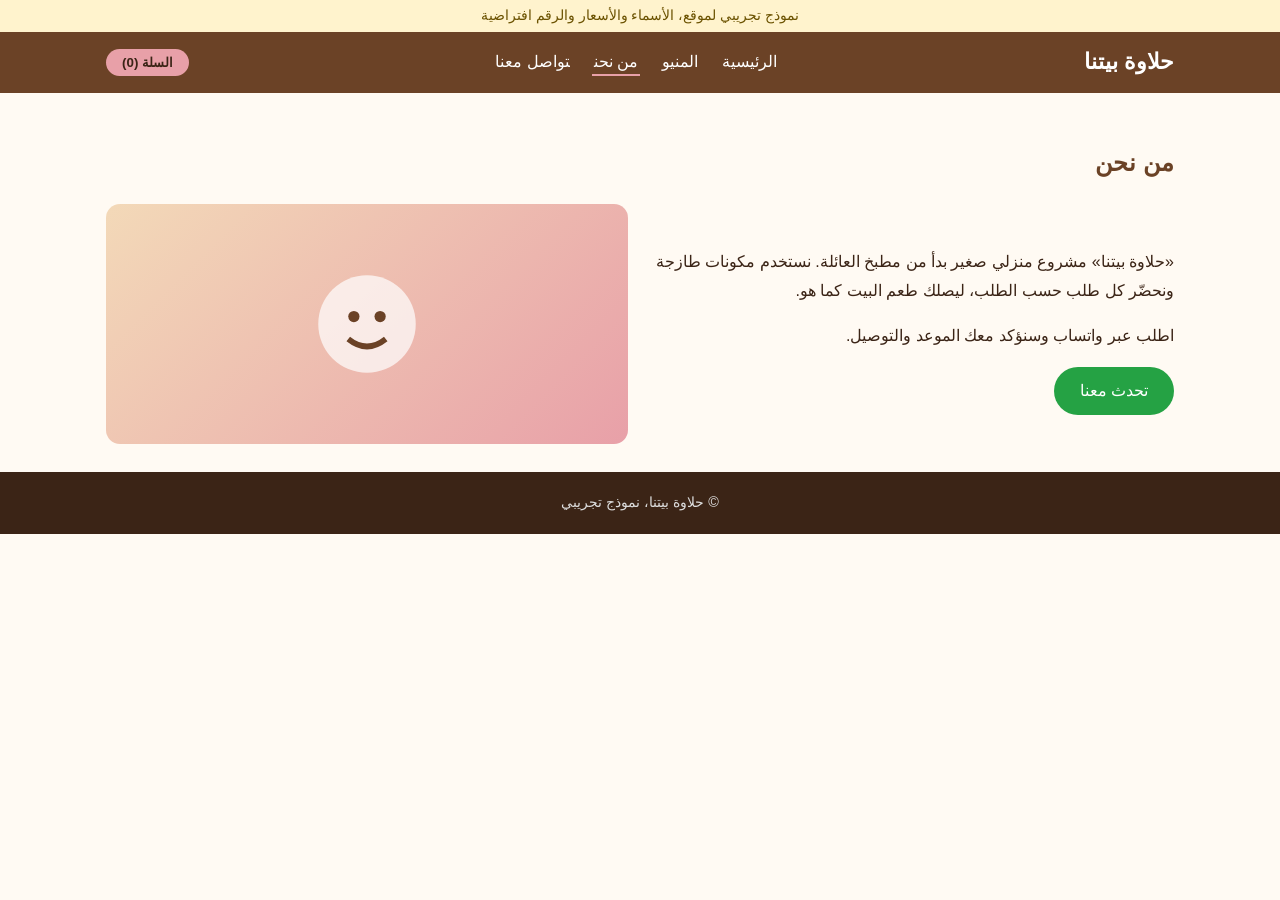
<file: sweets-demo/about.html>
<!doctype html><html lang="ar" dir="rtl"><head><meta charset="utf-8"><meta name="viewport" content="width=device-width,initial-scale=1"><title>من نحن | حلاوة بيتنا</title><link rel="stylesheet" href="style.css"><script defer src="app.js"></script><script async src="https://www.googletagmanager.com/gtag/js?id=G-PE51JVJ7R6"></script>
<script>window.dataLayer=window.dataLayer||[];function gtag(){dataLayer.push(arguments)}gtag('js',new Date());gtag('config','G-PE51JVJ7R6');</script>
</head><body>
<div class="demo">نموذج تجريبي لموقع، الأسماء والأسعار والرقم افتراضية</div>
<header><div class="nav"><div class="logo">حلاوة بيتنا</div><nav><a class="" href="index.html">الرئيسية</a><a class="" href="menu.html">المنيو</a><a class="active" href="about.html">من نحن</a><a class="" href="contact.html">تواصل معنا</a></nav><button class="cartbtn" onclick="toggleCart()">السلة (<span id="cartCount">0</span>)</button></div></header>
<aside id="cart"><div class="row" style="justify-content:space-between"><h2 style="margin:0">سلة الطلبات</h2><button class="cartbtn" onclick="toggleCart()">إغلاق</button></div><div class="items" id="cartItems"></div><p><b>الإجمالي: <span id="cartTotal"></span></b></p><button class="btn wa" id="sendCart" onclick="sendCart()">إرسال الطلب عبر واتساب</button></aside>
<div class="wrap"><h2>من نحن</h2><div class="about"><div><p>«حلاوة بيتنا» مشروع منزلي صغير بدأ من مطبخ العائلة. نستخدم مكونات طازجة ونحضّر كل طلب حسب الطلب، ليصلك طعم البيت كما هو.</p><p>اطلب عبر واتساب وسنؤكد معك الموعد والتوصيل.</p><a class="btn wa" target="_blank" rel="noopener" href="https://wa.me/966500000000">تحدث معنا</a></div><div class="ph" style="height:240px;border-radius:14px;background:linear-gradient(135deg,#f3d9b8,#e8a0a8);font-size:5rem"><svg width="120" height="120" viewBox="0 0 64 64"><circle cx="32" cy="32" r="26" fill="#fff" opacity=".7"/><path d="M22 40 q10 8 20 0" stroke="#6b4226" stroke-width="3" fill="none"/><circle cx="25" cy="28" r="3" fill="#6b4226"/><circle cx="39" cy="28" r="3" fill="#6b4226"/></svg></div></div></div><footer>© حلاوة بيتنا، نموذج تجريبي</footer></body></html>
</file>
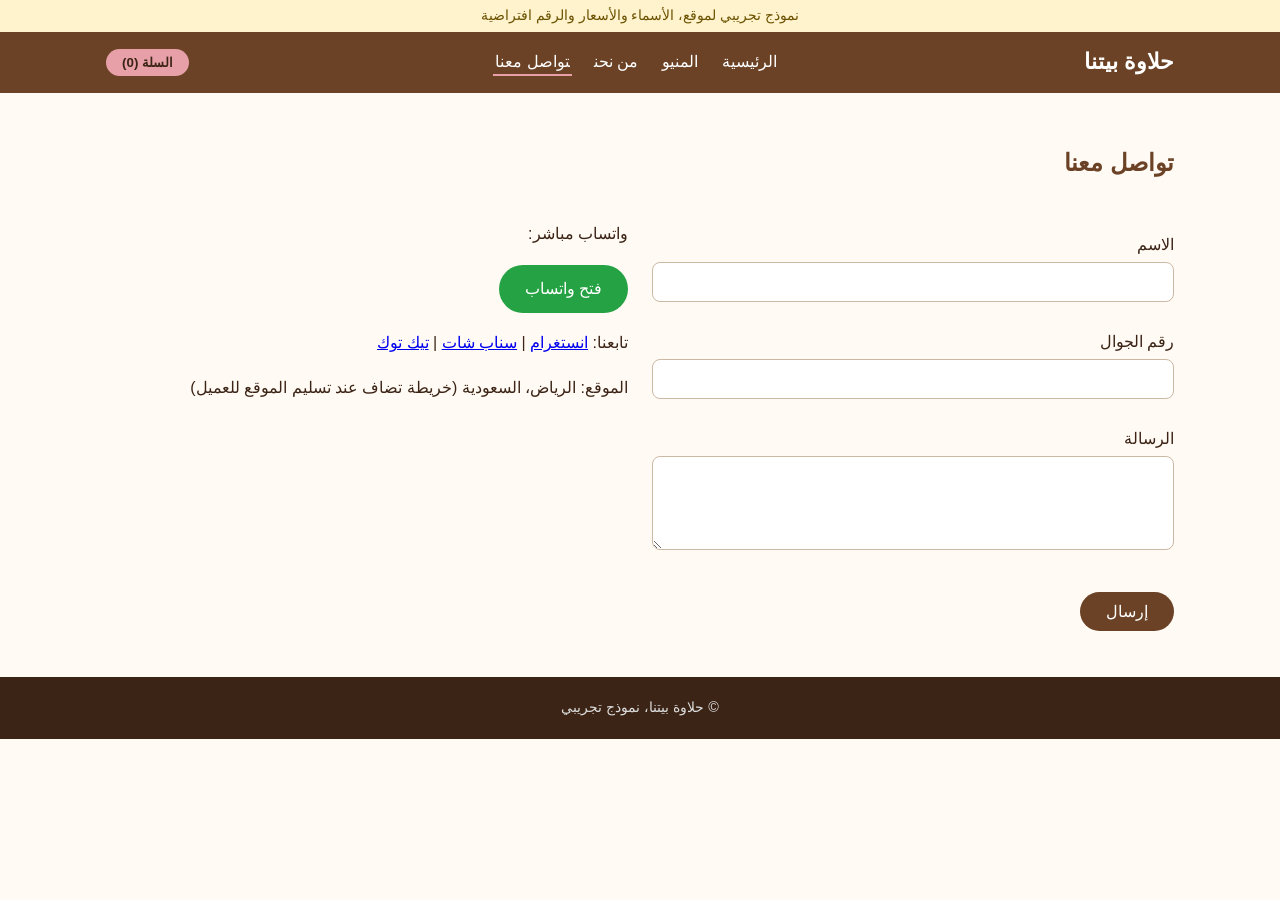
<file: sweets-demo/contact.html>
<!doctype html><html lang="ar" dir="rtl"><head><meta charset="utf-8"><meta name="viewport" content="width=device-width,initial-scale=1"><title>تواصل معنا | حلاوة بيتنا</title><link rel="stylesheet" href="style.css"><script defer src="app.js"></script><script async src="https://www.googletagmanager.com/gtag/js?id=G-PE51JVJ7R6"></script>
<script>window.dataLayer=window.dataLayer||[];function gtag(){dataLayer.push(arguments)}gtag('js',new Date());gtag('config','G-PE51JVJ7R6');</script>
</head><body>
<div class="demo">نموذج تجريبي لموقع، الأسماء والأسعار والرقم افتراضية</div>
<header><div class="nav"><div class="logo">حلاوة بيتنا</div><nav><a class="" href="index.html">الرئيسية</a><a class="" href="menu.html">المنيو</a><a class="" href="about.html">من نحن</a><a class="active" href="contact.html">تواصل معنا</a></nav><button class="cartbtn" onclick="toggleCart()">السلة (<span id="cartCount">0</span>)</button></div></header>
<aside id="cart"><div class="row" style="justify-content:space-between"><h2 style="margin:0">سلة الطلبات</h2><button class="cartbtn" onclick="toggleCart()">إغلاق</button></div><div class="items" id="cartItems"></div><p><b>الإجمالي: <span id="cartTotal"></span></b></p><button class="btn wa" id="sendCart" onclick="sendCart()">إرسال الطلب عبر واتساب</button></aside>
<div class="wrap"><h2>تواصل معنا</h2><div class="about"><form id="cf" novalidate><label>الاسم</label><input name="n"><div class="err" id="en"></div><label>رقم الجوال</label><input name="ph" inputmode="tel" dir="ltr" style="text-align:right"><div class="err" id="ep"></div><label>الرسالة</label><textarea name="m" rows="4"></textarea><div class="err" id="em"></div><p class="ok" id="done"></p><button class="btn" type="submit">إرسال</button></form><div><p>واتساب مباشر:</p><a class="btn wa" target="_blank" rel="noopener" href="https://wa.me/966500000000">فتح واتساب</a><p>تابعنا: <a href="#">انستغرام</a> | <a href="#">سناب شات</a> | <a href="#">تيك توك</a></p><p>الموقع: الرياض، السعودية (خريطة تضاف عند تسليم الموقع للعميل)</p><iframe title="map" style="width:100%;height:220px;border:0;border-radius:12px" loading="lazy" src="https://www.openstreetmap.org/export/embed.html?bbox=46.55%2C24.62%2C46.80%2C24.80&layer=mapnik"></iframe></div></div></div><footer>© حلاوة بيتنا، نموذج تجريبي</footer></body></html>
</file>
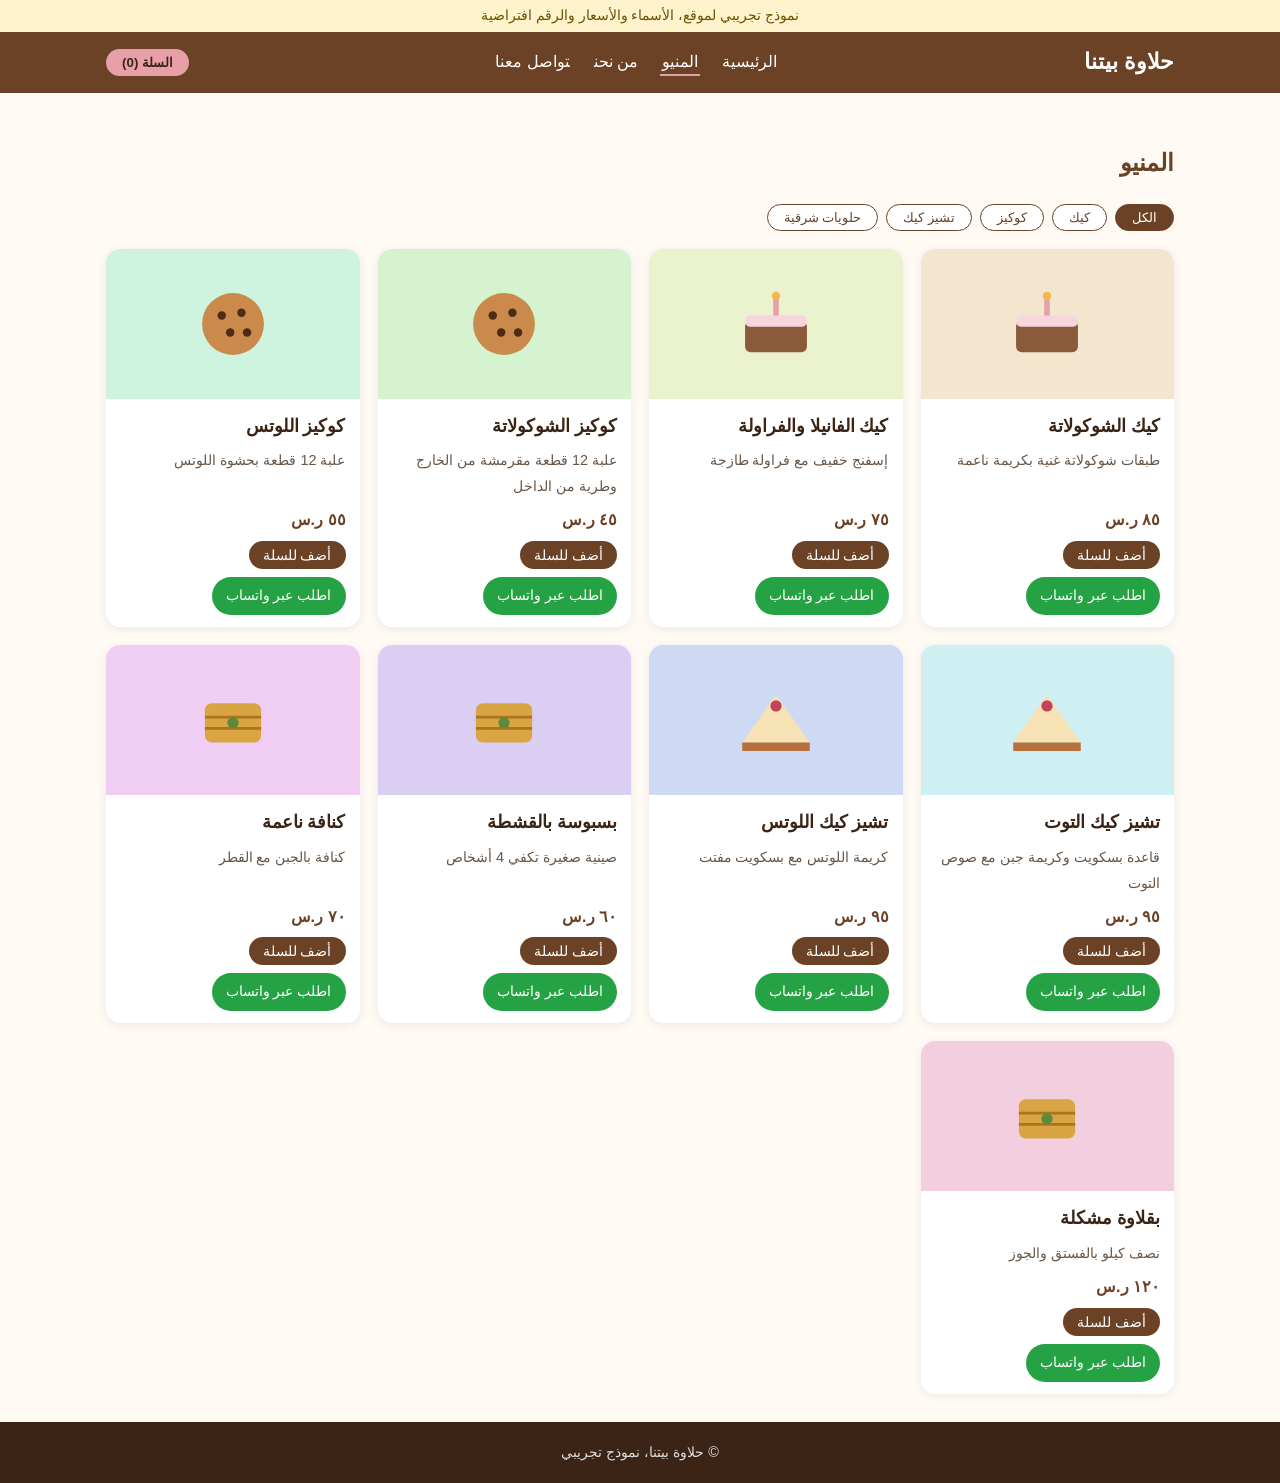
<file: sweets-demo/menu.html>
<!doctype html><html lang="ar" dir="rtl"><head><meta charset="utf-8"><meta name="viewport" content="width=device-width,initial-scale=1"><title>المنيو | حلاوة بيتنا</title><link rel="stylesheet" href="style.css"><script defer src="app.js"></script><script async src="https://www.googletagmanager.com/gtag/js?id=G-PE51JVJ7R6"></script>
<script>window.dataLayer=window.dataLayer||[];function gtag(){dataLayer.push(arguments)}gtag('js',new Date());gtag('config','G-PE51JVJ7R6');</script>
</head><body>
<div class="demo">نموذج تجريبي لموقع، الأسماء والأسعار والرقم افتراضية</div>
<header><div class="nav"><div class="logo">حلاوة بيتنا</div><nav><a class="" href="index.html">الرئيسية</a><a class="active" href="menu.html">المنيو</a><a class="" href="about.html">من نحن</a><a class="" href="contact.html">تواصل معنا</a></nav><button class="cartbtn" onclick="toggleCart()">السلة (<span id="cartCount">0</span>)</button></div></header>
<aside id="cart"><div class="row" style="justify-content:space-between"><h2 style="margin:0">سلة الطلبات</h2><button class="cartbtn" onclick="toggleCart()">إغلاق</button></div><div class="items" id="cartItems"></div><p><b>الإجمالي: <span id="cartTotal"></span></b></p><button class="btn wa" id="sendCart" onclick="sendCart()">إرسال الطلب عبر واتساب</button></aside>
<div class="wrap"><h2>المنيو</h2><div class="filters" id="filters"></div><div class="grid" id="menuGrid"></div></div><footer>© حلاوة بيتنا، نموذج تجريبي</footer></body></html>
</file>
<file: sweets-demo/style.css>
:root{--beige:#f7efe4;--brown:#6b4226;--pink:#e8a0a8;--cream:#fffaf3;--dark:#3b2416}
*{box-sizing:border-box}body{margin:0;font-family:'Noto Sans Arabic','Tajawal',Tahoma,sans-serif;background:var(--cream);color:var(--dark);line-height:1.8}
header{background:var(--brown);color:#fff;position:sticky;top:0;z-index:10}
.nav{max-width:1100px;margin:auto;display:flex;align-items:center;justify-content:space-between;padding:10px 16px;flex-wrap:wrap;gap:8px}
.logo{font-size:1.4rem;font-weight:700}nav a{color:#fff;text-decoration:none;margin:0 10px;padding:4px 2px;border-bottom:2px solid transparent}
nav a.active,nav a:hover{border-color:var(--pink)}
.cartbtn{background:var(--pink);color:var(--dark);border:0;border-radius:20px;padding:6px 16px;cursor:pointer;font-family:inherit;font-weight:700}
.hero{background:linear-gradient(135deg,#d9a86c,#e8a0a8);min-height:340px;display:flex;align-items:center;justify-content:center;text-align:center;color:#fff;padding:40px 16px}
.hero h1{font-size:2.2rem;margin:0 0 8px;text-shadow:0 2px 6px rgba(0,0,0,.25)}.hero p{margin:0 0 18px;font-size:1.15rem}
.btn{display:inline-block;background:var(--brown);color:#fff;text-decoration:none;border:0;border-radius:24px;padding:10px 26px;cursor:pointer;font-family:inherit;font-size:1rem}
.btn.wa{background:#25a244}.wrap{max-width:1100px;margin:auto;padding:28px 16px}
h2{color:var(--brown)}.grid{display:grid;grid-template-columns:repeat(auto-fill,minmax(230px,1fr));gap:18px}
.card{background:#fff;border-radius:14px;box-shadow:0 2px 10px rgba(0,0,0,.08);overflow:hidden;display:flex;flex-direction:column}
.ph{height:150px;display:flex;align-items:center;justify-content:center;font-size:3rem}
.card .b{padding:12px 14px;display:flex;flex-direction:column;gap:6px;flex:1}.card h3{margin:0;font-size:1.1rem}.card p{margin:0;font-size:.9rem;color:#6a5646;flex:1}
.price{font-weight:700;color:var(--brown)}.row{display:flex;gap:8px;flex-wrap:wrap}.row .btn{padding:6px 14px;font-size:.9rem}
.filters{display:flex;gap:8px;flex-wrap:wrap;margin-bottom:18px}.filters button{border:1px solid var(--brown);background:#fff;color:var(--brown);border-radius:20px;padding:5px 16px;cursor:pointer;font-family:inherit}
.filters button.on{background:var(--brown);color:#fff}
#cart{position:fixed;top:0;left:0;height:100%;width:min(360px,100%);background:#fff;box-shadow:2px 0 14px rgba(0,0,0,.25);transform:translateX(-105%);transition:.25s;z-index:20;padding:16px;display:flex;flex-direction:column}
#cart.open{transform:none}#cart .items{flex:1;overflow:auto}.ci{display:flex;justify-content:space-between;align-items:center;border-bottom:1px solid #eee;padding:8px 0;gap:6px}
.ci button{border:0;background:#eee;border-radius:50%;width:26px;height:26px;cursor:pointer}
form label{display:block;margin:10px 0 2px}form input,form textarea{width:100%;padding:10px;border:1px solid #cdb9a3;border-radius:8px;font-family:inherit;font-size:1rem}
.err{color:#b3261e;font-size:.85rem;min-height:1.2em}.ok{color:#1e7a34}
footer{background:var(--dark);color:#ddd;text-align:center;padding:18px 10px;font-size:.9rem}
.demo{background:#fff3cd;color:#6b5200;text-align:center;font-size:.85rem;padding:4px}
.about{display:grid;grid-template-columns:1fr 1fr;gap:24px;align-items:center}@media(max-width:700px){.about{grid-template-columns:1fr}.hero h1{font-size:1.7rem}}
</file>
